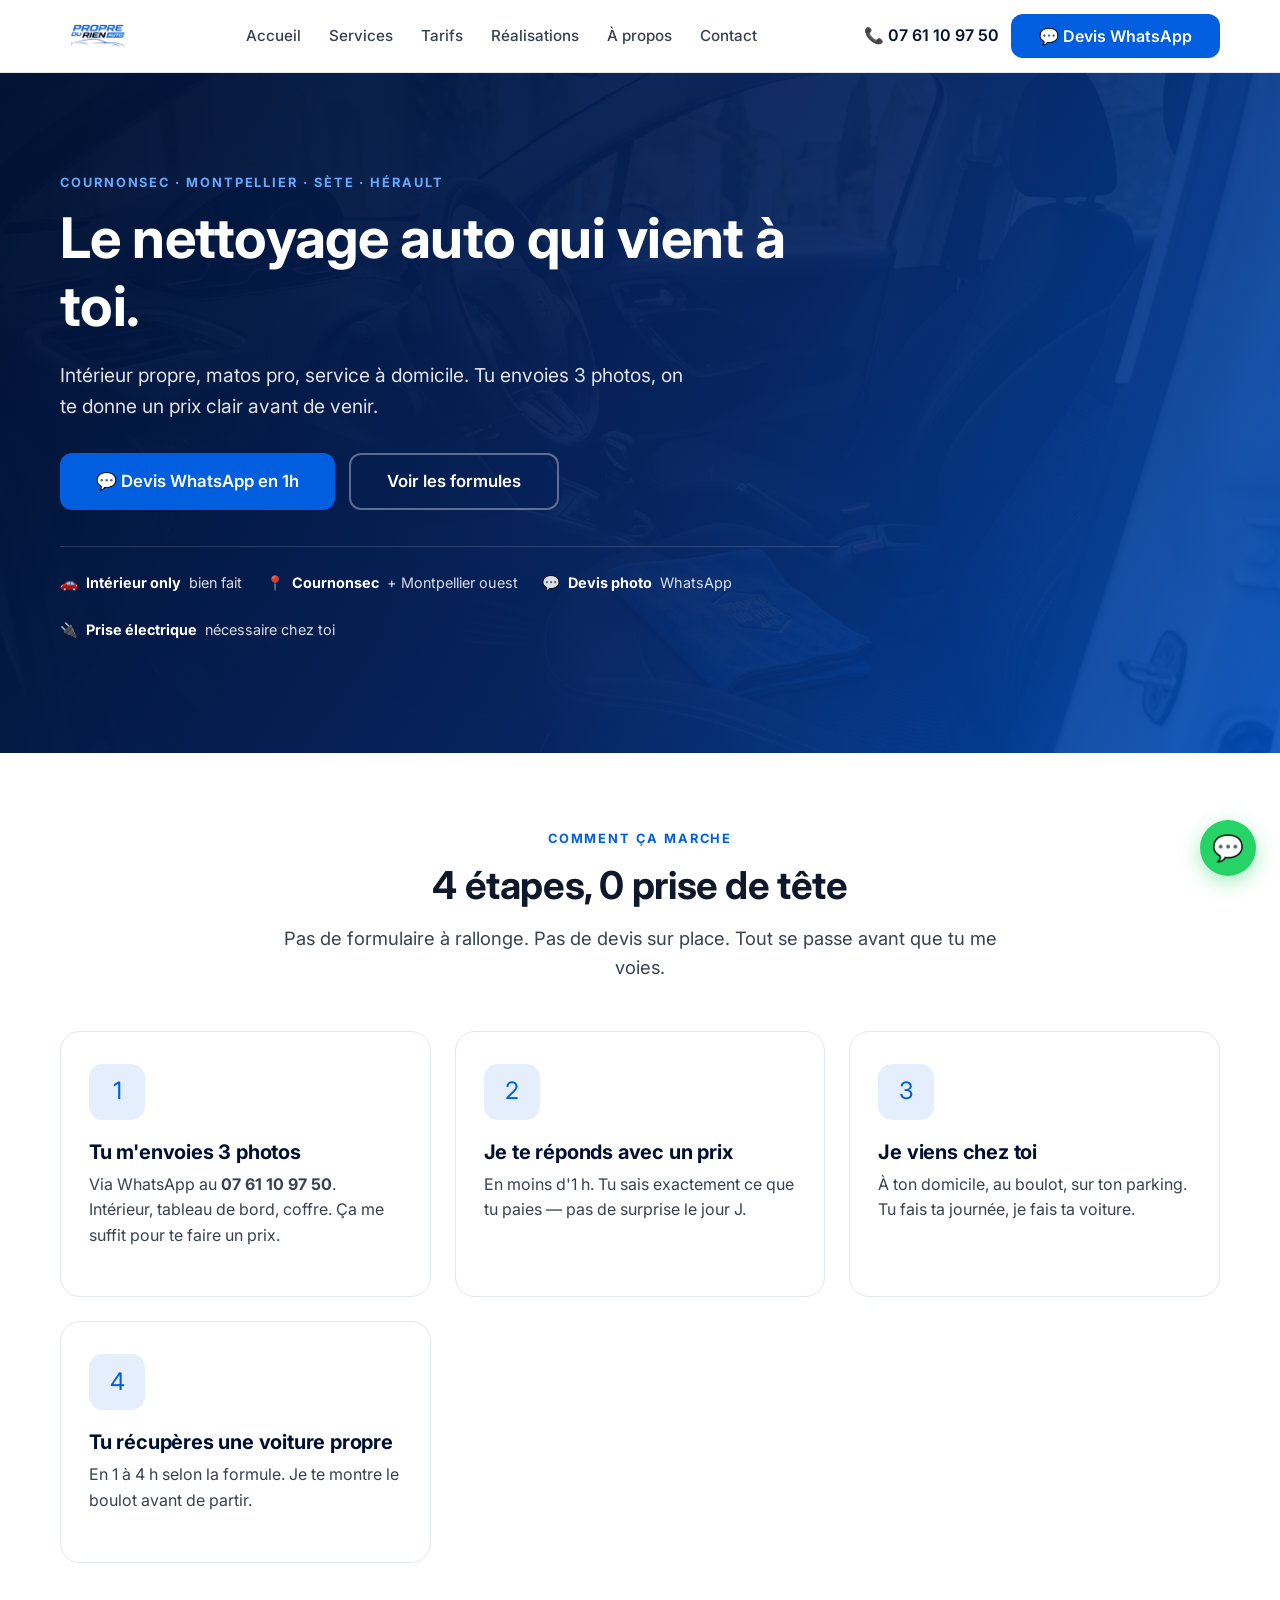
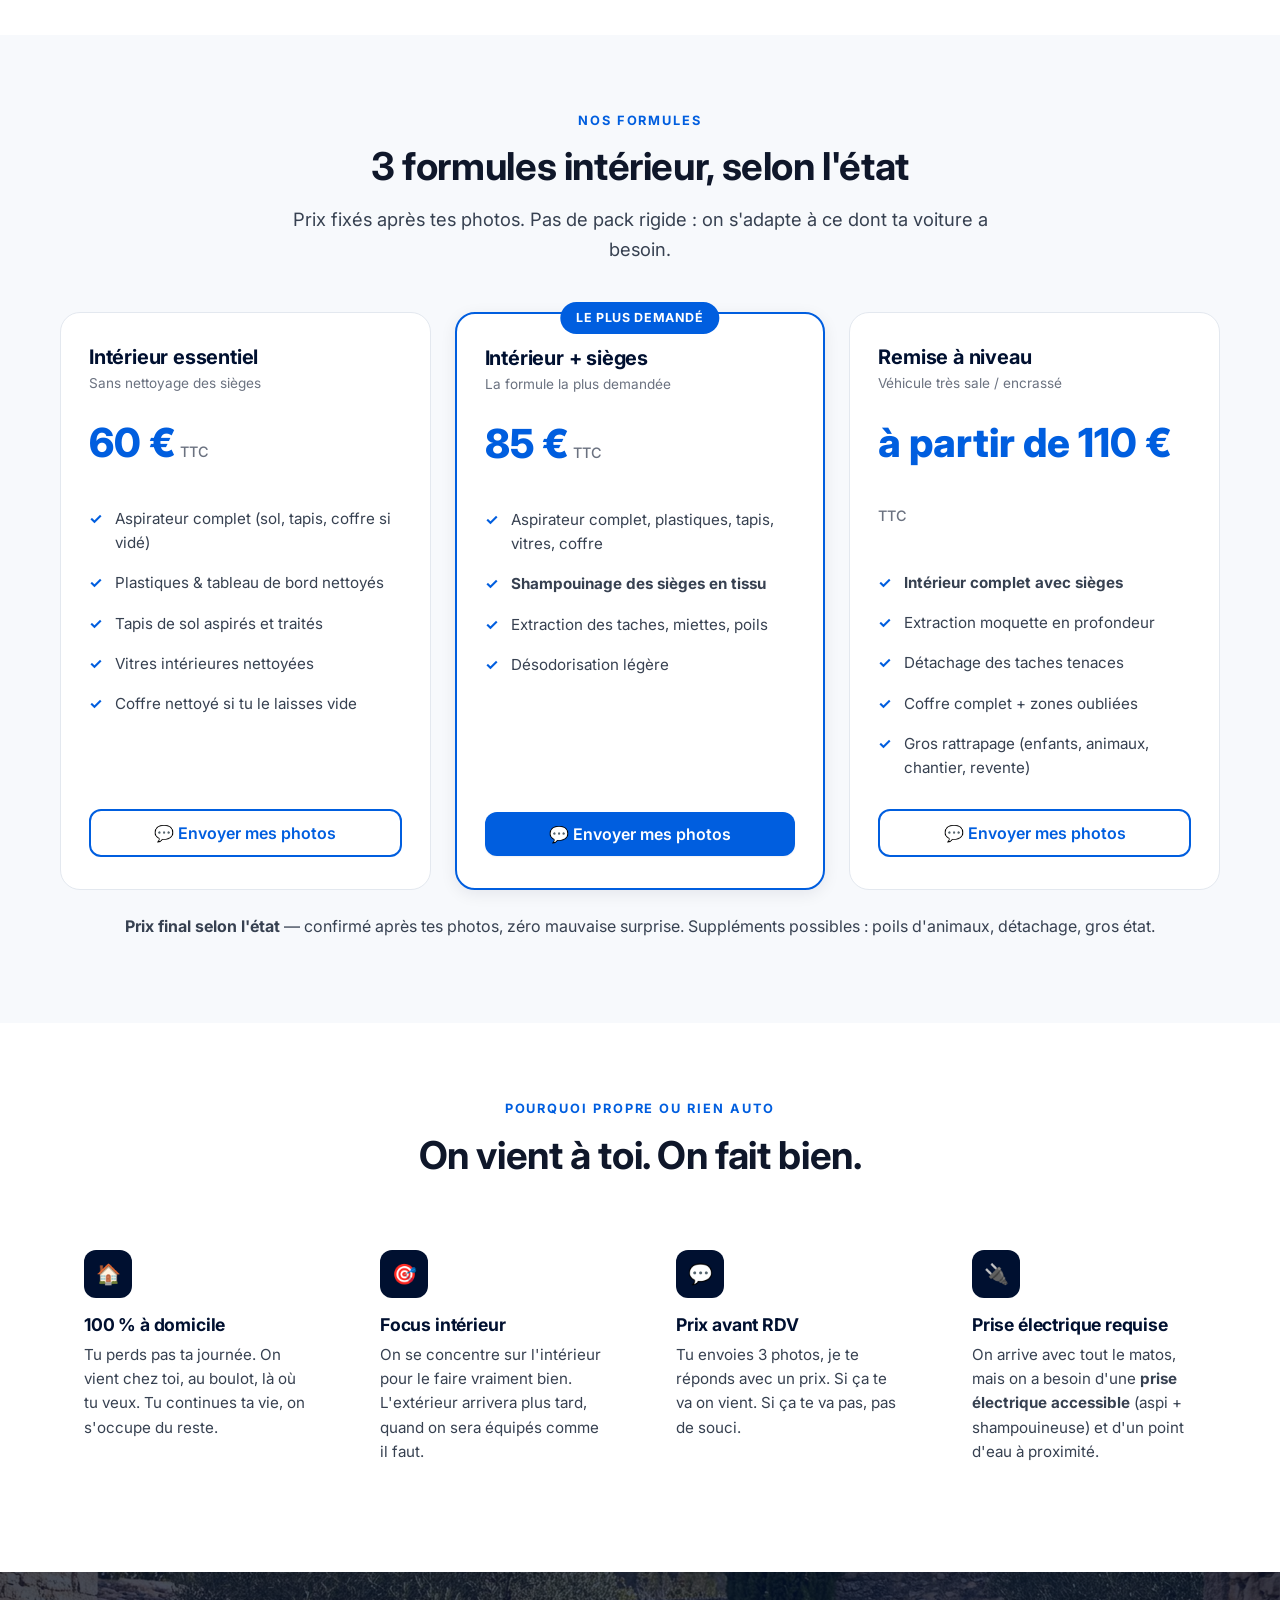
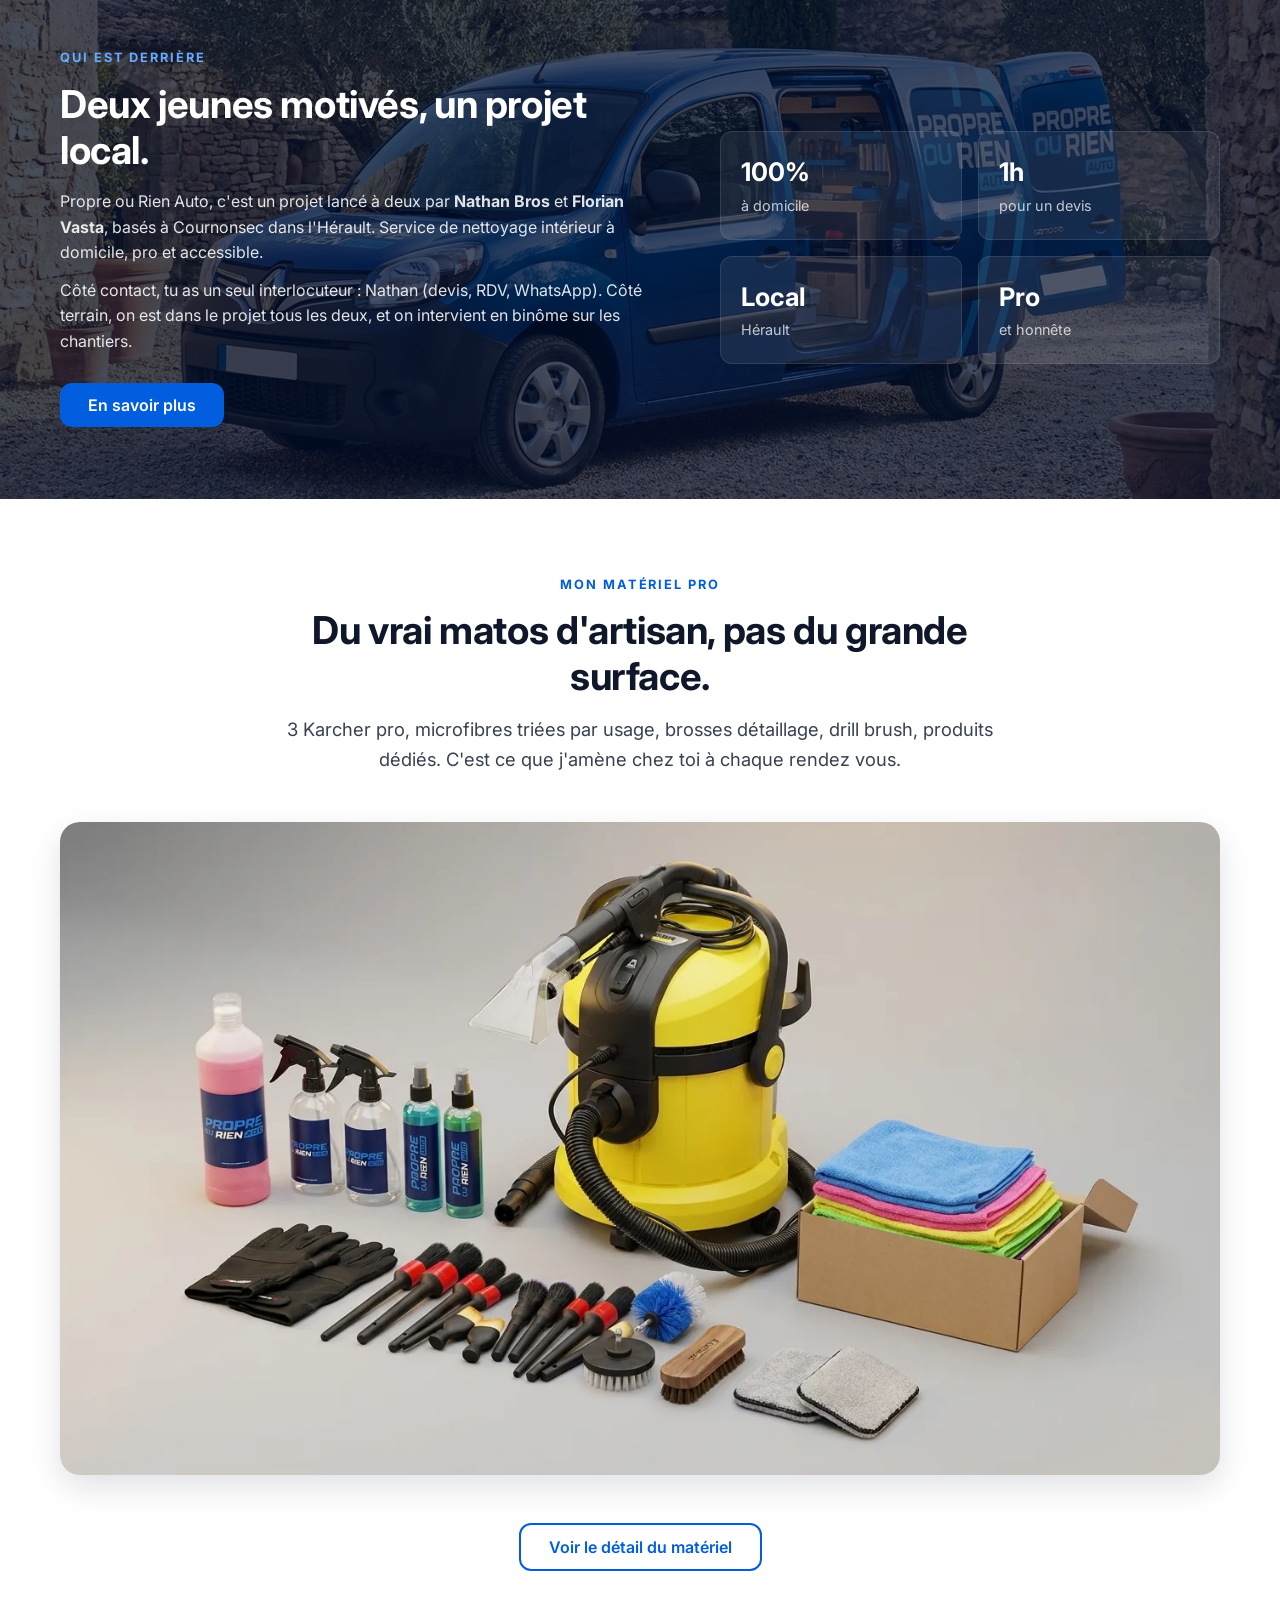
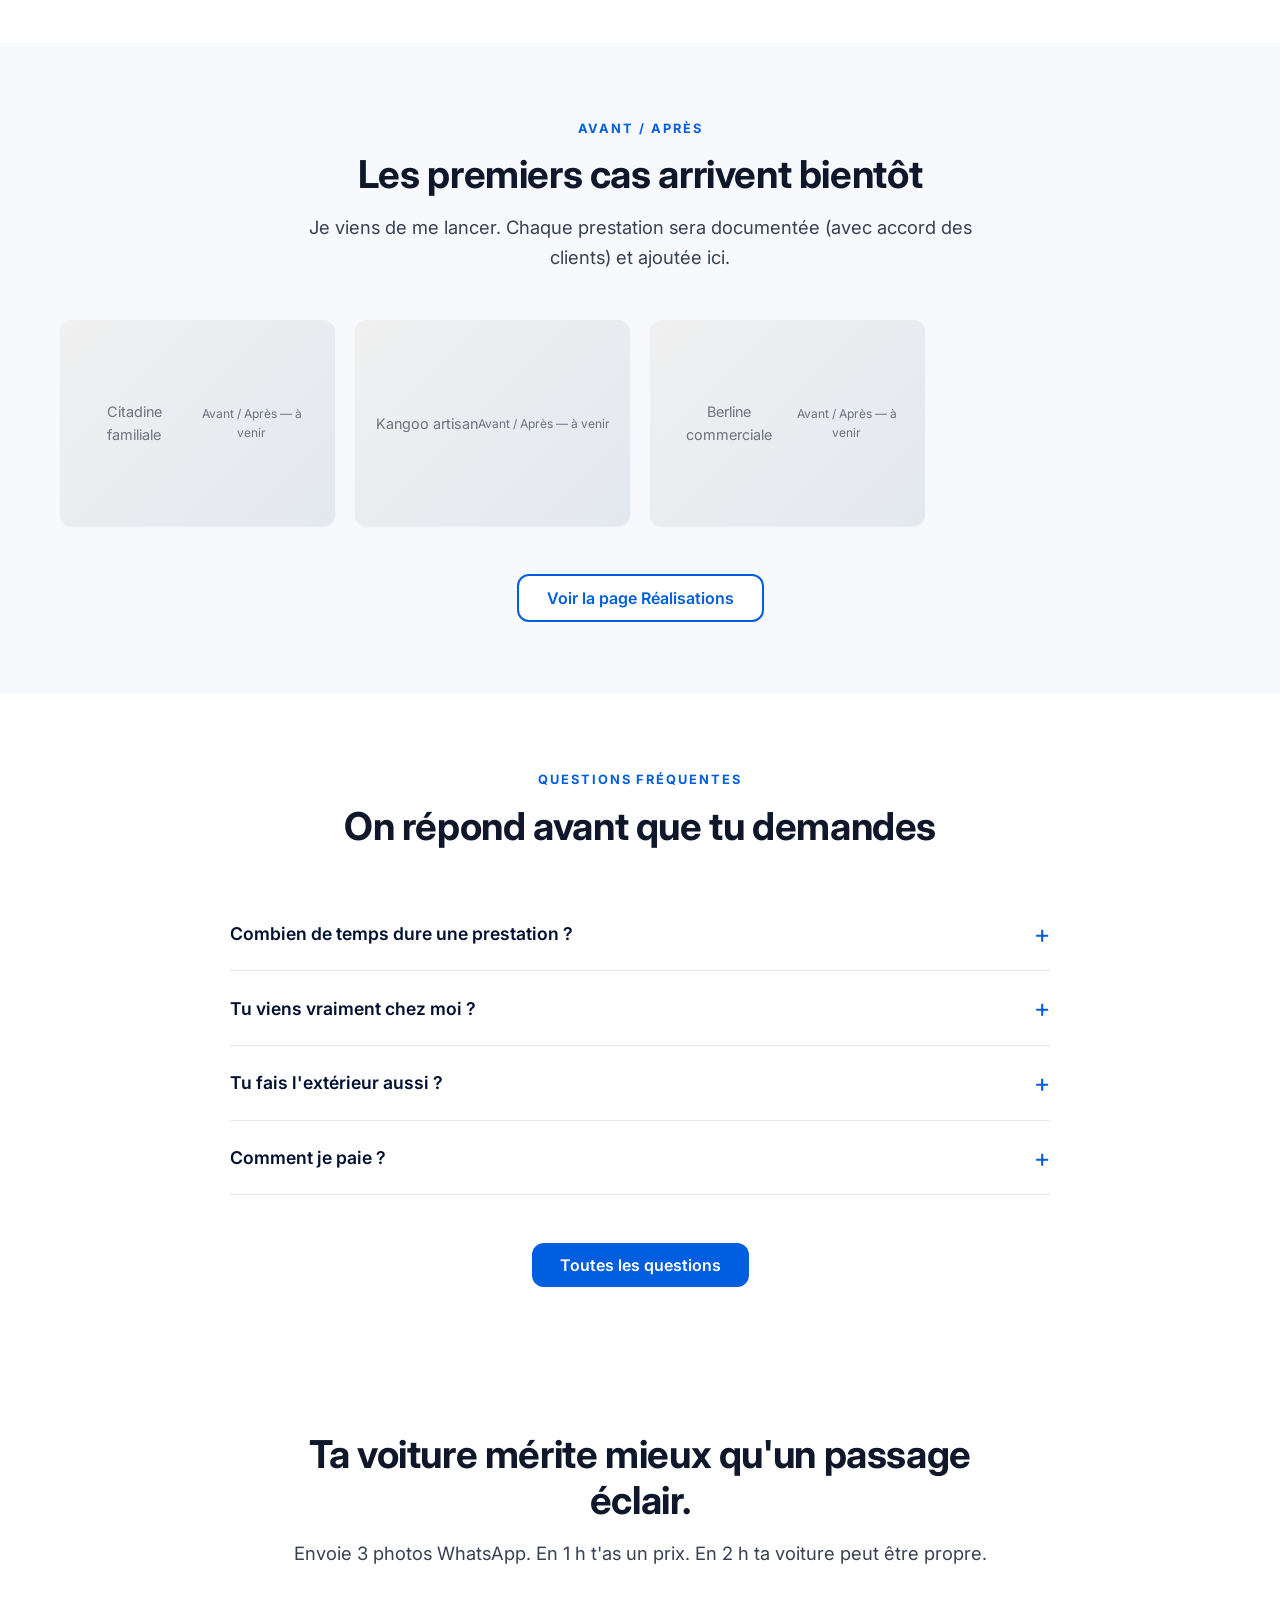
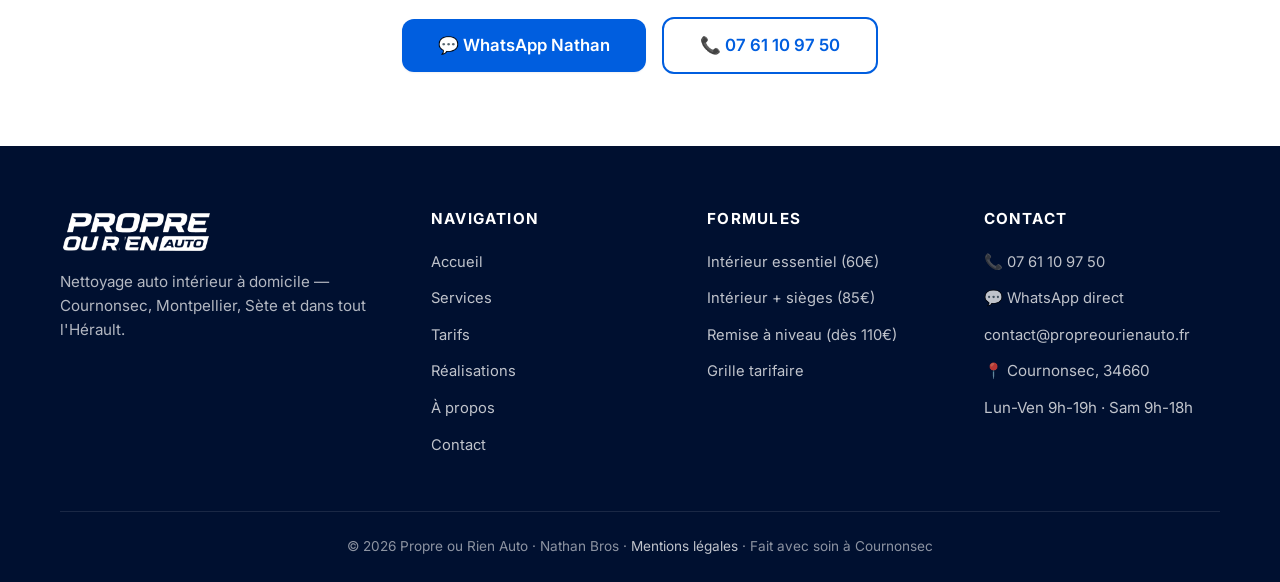
<file: index.html>
<!doctype html>
<html lang="fr">
<head>
  <meta charset="utf-8" />
  <meta name="viewport" content="width=device-width, initial-scale=1" />
  <title>Propre ou Rien Auto | Nettoyage auto à domicile · Cournonsec, Montpellier, Sète, Hérault</title>
  <meta name="description" content="Nettoyage auto intérieur à domicile à Cournonsec, Montpellier, Sète et dans tout l'Hérault. Devis WhatsApp en 1h, prix clair avant RDV." />
  <meta name="keywords" content="nettoyage auto à domicile Montpellier, nettoyage voiture Cournonsec, nettoyage intérieur voiture Hérault, pressing auto Montpellier 34, detailing intérieur domicile" />
  <meta name="robots" content="index, follow, max-image-preview:large, max-snippet:-1" />
  <meta name="theme-color" content="#005EDF" />

  <meta property="og:title" content="Propre ou Rien Auto — Le nettoyage auto qui vient à toi | Montpellier & Hérault" />
  <meta property="og:description" content="Nettoyage intérieur pro à domicile. Devis WhatsApp en 1h. Cournonsec, Montpellier, Sète, Hérault." />
  <meta property="og:type" content="website" />
  <meta property="og:url" content="https://propreourienauto.fr" />
  <meta property="og:locale" content="fr_FR" />
  <meta property="og:site_name" content="Propre ou Rien Auto" />
  <meta property="og:image" content="https://propreourienauto.fr/assets/img/og-preview-1200x630.jpg" />
  <meta property="og:image:width" content="1200" />
  <meta property="og:image:height" content="630" />
  <meta property="og:image:type" content="image/jpeg" />
  <meta property="og:image:secure_url" content="https://propreourienauto.fr/assets/img/og-preview-1200x630.jpg" />
  <meta property="og:image:alt" content="Intérieur Peugeot 208 nettoyé par Propre ou Rien Auto" />
  <meta name="twitter:card" content="summary_large_image" />

  <link rel="canonical" href="https://propreourienauto.fr/" />
  <link rel="icon" type="image/x-icon" href="/assets/favicon/favicon.ico" />
  <link rel="icon" type="image/png" sizes="32x32" href="/assets/favicon/favicon-32x32.png" />
  <link rel="icon" type="image/png" sizes="192x192" href="/assets/favicon/favicon-192x192.png" />
  <link rel="apple-touch-icon" sizes="180x180" href="/assets/favicon/apple-touch-icon.png" />
  <link rel="preconnect" href="https://fonts.googleapis.com">
  <link rel="preconnect" href="https://fonts.gstatic.com" crossorigin>
  <link href="https://fonts.googleapis.com/css2?family=Inter:wght@400;500;600;700;800&display=swap" rel="stylesheet">
  <link rel="stylesheet" href="/assets/css/styles.css" />

  <script type="application/ld+json">
  {
    "@context": "https://schema.org",
    "@type": ["AutoBodyShop", "LocalBusiness"],
    "@id": "https://propreourienauto.fr/#business",
    "name": "Propre ou Rien Auto",
    "legalName": "Nathan Bros EI",
    "alternateName": ["PORA", "Propre ou Rien", "PORA Cournonsec"],
    "slogan": "Le nettoyage auto qui vient à toi.",
    "description": "Service mobile de nettoyage automobile intérieur à domicile à Cournonsec, Montpellier et dans tout l'Hérault. Devis WhatsApp en 1h, prix transparents : Intérieur essentiel 60€, Intérieur + sièges 85€, Remise à niveau dès 110€. On vient chez vous avec aspirateur pro, shampouineuse extraction, microfibres et produits dédiés.",
    "url": "https://propreourienauto.fr",
    "image": [
      "https://propreourienauto.fr/assets/img/og-preview-1200x630.jpg",
      "https://propreourienauto.fr/assets/img/materiel/site-materiel-branded.jpg",
      "https://propreourienauto.fr/assets/img/materiel/site-materiel-flatlay.jpg"
    ],
    "logo": "https://propreourienauto.fr/assets/logo/logo-light.png",
    "telephone": "+33761109750",
    "email": "contact@propreourienauto.fr",
    "priceRange": "60€-150€",
    "currenciesAccepted": "EUR",
    "paymentAccepted": ["Cash", "Credit Card", "Bank Transfer"],
    "vatID": "FR-non-assujetti-art-293B-CGI",
    "taxID": "10434467600010",
    "founder": [
      { "@type": "Person", "name": "Nathan Bros", "jobTitle": "Gérant, contact unique" },
      { "@type": "Person", "name": "Florian Vasta", "jobTitle": "Co-fondateur, binôme terrain" }
    ],
    "address": {
      "@type": "PostalAddress",
      "streetAddress": "Cournonsec",
      "addressLocality": "Cournonsec",
      "postalCode": "34660",
      "addressRegion": "Hérault",
      "addressCountry": "FR"
    },
    "geo": { "@type": "GeoCoordinates", "latitude": 43.5633, "longitude": 3.7353 },
    "hasMap": "https://www.google.com/maps/place/Cournonsec",
    "serviceArea": {
      "@type": "GeoCircle",
      "geoMidpoint": { "@type": "GeoCoordinates", "latitude": 43.5633, "longitude": 3.7353 },
      "geoRadius": "30000"
    },
    "areaServed": [
      { "@type": "City", "name": "Cournonsec", "sameAs": "https://fr.wikipedia.org/wiki/Cournonsec" },
      { "@type": "City", "name": "Montpellier", "sameAs": "https://fr.wikipedia.org/wiki/Montpellier" },
      { "@type": "City", "name": "Saint-Jean-de-Védas", "sameAs": "https://fr.wikipedia.org/wiki/Saint-Jean-de-V%C3%A9das" },
      { "@type": "City", "name": "Lavérune", "sameAs": "https://fr.wikipedia.org/wiki/Lav%C3%A9rune" },
      { "@type": "City", "name": "Pignan", "sameAs": "https://fr.wikipedia.org/wiki/Pignan" },
      { "@type": "City", "name": "Cournonterral", "sameAs": "https://fr.wikipedia.org/wiki/Cournonterral" },
      { "@type": "City", "name": "Fabrègues", "sameAs": "https://fr.wikipedia.org/wiki/Fabr%C3%A8gues" },
      { "@type": "City", "name": "Vic-la-Gardiole" },
      { "@type": "City", "name": "Villeneuve-lès-Maguelone" },
      { "@type": "City", "name": "Lattes" },
      { "@type": "City", "name": "Pérols" },
      { "@type": "City", "name": "Palavas-les-Flots" },
      { "@type": "City", "name": "Sète" },
      { "@type": "City", "name": "Frontignan" },
      { "@type": "City", "name": "Mèze" },
      { "@type": "AdministrativeArea", "name": "Hérault", "sameAs": "https://fr.wikipedia.org/wiki/H%C3%A9rault_(d%C3%A9partement)" },
      { "@type": "AdministrativeArea", "name": "Occitanie" }
    ],
    "openingHoursSpecification": [
      { "@type": "OpeningHoursSpecification", "dayOfWeek": ["Monday","Tuesday","Wednesday","Thursday","Friday"], "opens": "09:00", "closes": "19:00" },
      { "@type": "OpeningHoursSpecification", "dayOfWeek": ["Saturday"], "opens": "09:00", "closes": "18:00" }
    ],
    "knowsAbout": [
      "Nettoyage automobile intérieur",
      "Shampouinage sièges voiture",
      "Extraction moquette",
      "Détailing intérieur",
      "Désodorisation habitacle",
      "Pressing auto",
      "Nettoyage poils animaux voiture"
    ],
    "hasOfferCatalog": {
      "@type": "OfferCatalog",
      "name": "Formules de nettoyage automobile intérieur",
      "itemListElement": [
        {
          "@type": "Offer",
          "@id": "https://propreourienauto.fr/#offer-essentiel",
          "name": "Intérieur essentiel",
          "price": "60",
          "priceCurrency": "EUR",
          "availability": "https://schema.org/InStock",
          "areaServed": { "@type": "AdministrativeArea", "name": "Hérault" },
          "itemOffered": {
            "@type": "Service",
            "name": "Nettoyage intérieur essentiel auto à domicile",
            "description": "Aspirateur complet, plastiques et tableau de bord nettoyés, tapis de sol aspirés et traités, vitres intérieures, coffre si vidé. Sans nettoyage des sièges.",
            "serviceType": "Nettoyage automobile",
            "provider": { "@id": "https://propreourienauto.fr/#business" }
          }
        },
        {
          "@type": "Offer",
          "@id": "https://propreourienauto.fr/#offer-sieges",
          "name": "Intérieur + sièges",
          "price": "85",
          "priceCurrency": "EUR",
          "availability": "https://schema.org/InStock",
          "areaServed": { "@type": "AdministrativeArea", "name": "Hérault" },
          "itemOffered": {
            "@type": "Service",
            "name": "Nettoyage intérieur complet avec shampouinage des sièges",
            "description": "Intérieur complet avec shampouinage des sièges en tissu : extraction des taches, miettes, poils, désodorisation légère.",
            "serviceType": "Detailing intérieur",
            "provider": { "@id": "https://propreourienauto.fr/#business" }
          }
        },
        {
          "@type": "Offer",
          "@id": "https://propreourienauto.fr/#offer-remise",
          "name": "Remise à niveau",
          "priceSpecification": {
            "@type": "PriceSpecification",
            "minPrice": "110",
            "maxPrice": "150",
            "priceCurrency": "EUR"
          },
          "availability": "https://schema.org/InStock",
          "areaServed": { "@type": "AdministrativeArea", "name": "Hérault" },
          "itemOffered": {
            "@type": "Service",
            "name": "Remise à niveau intérieur véhicule très sale",
            "description": "Intérieur complet avec sièges plus gros rattrapage : extraction moquette profonde, détachage zone par zone, coffre complet. Pour véhicule très sale (enfants, animaux, chantier, revente).",
            "serviceType": "Detailing intérieur intensif",
            "provider": { "@id": "https://propreourienauto.fr/#business" }
          }
        }
      ]
    },
    "makesOffer": [
      {
        "@type": "Offer",
        "name": "Offre 3 véhicules même adresse",
        "description": "Remise 20€ pour 3 véhicules nettoyés à la même adresse le même jour",
        "priceSpecification": { "@type": "PriceSpecification", "price": "-20", "priceCurrency": "EUR" }
      }
    ],
    "sameAs": [
      "https://www.instagram.com/propreourienauto/",
      "https://www.tiktok.com/@propreourienauto34"
    ]
  }
  </script>

  <script type="application/ld+json">
  {
    "@context": "https://schema.org",
    "@type": "FAQPage",
    "mainEntity": [
      {
        "@type": "Question",
        "name": "Combien coûte un nettoyage auto à domicile à Montpellier ?",
        "acceptedAnswer": {
          "@type": "Answer",
          "text": "Propre ou Rien Auto propose 3 formules à domicile à Montpellier et Cournonsec : Intérieur essentiel 60€ (sans sièges), Intérieur + sièges 85€ (la plus demandée, avec shampouinage), Remise à niveau dès 110€ (véhicule très sale). Prix final confirmé après 3 photos envoyées par WhatsApp au 07 61 10 97 50. Pas de surprise le jour J."
        }
      },
      {
        "@type": "Question",
        "name": "Combien de temps prend un nettoyage intérieur complet ?",
        "acceptedAnswer": {
          "@type": "Answer",
          "text": "Un nettoyage intérieur essentiel dure environ 45 minutes à 1h30, un Intérieur + sièges 1h30 à 2h30, une Remise à niveau 3 à 4h. Prévoir une demi-matinée ou demi-après-midi selon l'état réel du véhicule. Le binôme Nathan + Florian travaille sur place chez vous, à votre domicile ou au bureau."
        }
      },
      {
        "@type": "Question",
        "name": "Quel est le tarif le moins cher pour un détailing intérieur dans l'Hérault ?",
        "acceptedAnswer": {
          "@type": "Answer",
          "text": "La formule la moins chère chez Propre ou Rien Auto est l'Intérieur essentiel à 60€ TTC, incluant aspirateur complet, plastiques, tableau de bord, tapis traités, vitres intérieures et coffre si vidé. Service à domicile inclus dans le secteur Cournonsec / Montpellier ouest sans supplément kilométrique."
        }
      },
      {
        "@type": "Question",
        "name": "Quelles zones autour de Cournonsec couvrez-vous gratuitement ?",
        "acceptedAnswer": {
          "@type": "Answer",
          "text": "Le déplacement est inclus dans tout le secteur Cournonsec / Montpellier ouest et bassin de Thau : Cournonsec, Cournonterral, Pignan, Fabrègues, Lavérune, Saint-Jean-de-Védas, Villeneuve-lès-Maguelone, Vic-la-Gardiole, Lattes, Pérols, Palavas-les-Flots, Montpellier, Sète, Frontignan, Mèze. Au-delà, devis selon distance, limite réaliste 1h de route depuis Cournonsec 34660."
        }
      },
      {
        "@type": "Question",
        "name": "Faut-il une prise électrique pour le nettoyage auto à domicile ?",
        "acceptedAnswer": {
          "@type": "Answer",
          "text": "Oui, c'est la seule contrainte côté client. Il faut une prise électrique standard 220V accessible là où la voiture est garée (pour brancher l'aspirateur professionnel et la shampouineuse à extraction), ainsi qu'un point d'eau à proximité. Pas besoin de garage : Propre ou Rien Auto travaille à l'air libre sur votre parking, allée ou place de stationnement."
        }
      },
      {
        "@type": "Question",
        "name": "Faites-vous le lavage extérieur ou seulement l'intérieur ?",
        "acceptedAnswer": {
          "@type": "Answer",
          "text": "Propre ou Rien Auto se concentre uniquement sur l'intérieur pour le faire vraiment bien : aspiration, plastiques, sièges en tissu, moquettes, vitres intérieures, coffre. L'extérieur (lavage carrosserie, jantes, polish, céramique) arrivera dans 3 à 6 mois avec l'équipement complet."
        }
      },
      {
        "@type": "Question",
        "name": "Comment obtenir un devis nettoyage voiture à Montpellier ?",
        "acceptedAnswer": {
          "@type": "Answer",
          "text": "Envoyez 3 photos par WhatsApp au 07 61 10 97 50 : vue générale intérieur, banquette arrière, coffre. Nathan répond avec un prix ferme en moins d'1 heure. Pas de formulaire interminable, pas de devis sur place. Vous savez exactement ce que vous payez avant la prestation."
        }
      },
      {
        "@type": "Question",
        "name": "Comment enlever les poils d'animaux dans une voiture ?",
        "acceptedAnswer": {
          "@type": "Answer",
          "text": "Propre ou Rien Auto utilise des brosses spéciales rotatives (drill brush) qui arrachent les poils incrustés dans les sièges en tissu et les moquettes, suivies d'une extraction par shampouinage professionnel. Supplément poils d'animaux : +10 à 15€. Conseillé pour véhicules avec chien ou chat régulier."
        }
      },
      {
        "@type": "Question",
        "name": "Quels moyens de paiement acceptez-vous ?",
        "acceptedAnswer": {
          "@type": "Answer",
          "text": "Propre ou Rien Auto accepte espèces, carte bancaire (terminal mobile sur place), virement bancaire. Facture fournie sur demande, obligatoire pour les professionnels (SIREN 104 344 676, SIRET 104 344 676 00010, micro-entreprise non assujettie TVA art. 293 B CGI)."
        }
      },
      {
        "@type": "Question",
        "name": "Peut-on regrouper plusieurs voitures pour réduire le prix ?",
        "acceptedAnswer": {
          "@type": "Answer",
          "text": "Oui : offre groupée 3 véhicules même adresse le même jour = -20€ sur le total. Idéal pour familles, collègues sur parking entreprise, petites PME avec flotte. Au-delà de 5 véhicules en récurrent : devis pro adapté."
        }
      }
    ]
  }
  </script>

  <script type="application/ld+json">
  {
    "@context": "https://schema.org",
    "@type": "HowTo",
    "name": "Comment se passe un nettoyage auto à domicile avec Propre ou Rien Auto",
    "description": "Processus en 5 étapes du devis à la livraison du véhicule propre, service mobile Hérault.",
    "totalTime": "PT4H",
    "estimatedCost": { "@type": "MonetaryAmount", "currency": "EUR", "value": "60-150" },
    "tool": [
      { "@type": "HowToTool", "name": "Aspirateur professionnel haute dépression" },
      { "@type": "HowToTool", "name": "Shampouineuse à extraction professionnelle" },
      { "@type": "HowToTool", "name": "Microfibres triées par usage" },
      { "@type": "HowToTool", "name": "Drill brush et brosses détaillage" }
    ],
    "step": [
      {
        "@type": "HowToStep",
        "position": 1,
        "name": "Envoi de 3 photos par WhatsApp",
        "text": "Le client envoie 3 photos via WhatsApp au 07 61 10 97 50 : vue générale intérieur, banquette arrière, coffre. Durée : 2 minutes.",
        "totalTime": "PT2M"
      },
      {
        "@type": "HowToStep",
        "position": 2,
        "name": "Réception du devis en 1h",
        "text": "Nathan analyse les photos et envoie un prix ferme en moins d'une heure. Pas de surprise le jour J. Le client valide ou non.",
        "totalTime": "PT1H"
      },
      {
        "@type": "HowToStep",
        "position": 3,
        "name": "Prise de RDV et déplacement à domicile",
        "text": "Nathan et Florian se déplacent chez le client (domicile, bureau, parking). Aucun local nécessaire. Le client fournit juste une prise électrique et un point d'eau.",
        "totalTime": "PT30M"
      },
      {
        "@type": "HowToStep",
        "position": 4,
        "name": "Nettoyage intérieur professionnel",
        "text": "Aspiration complète, plastiques nettoyés, vitres intérieures, shampouinage des sièges en tissu si formule choisie, extraction moquette, coffre. Durée 1h à 4h selon formule.",
        "totalTime": "PT2H30M"
      },
      {
        "@type": "HowToStep",
        "position": 5,
        "name": "Contrôle qualité et paiement",
        "text": "Nathan montre le résultat au client avant de partir. Tout détail à reprendre est traité sur place. Paiement en espèces, CB mobile ou virement. Facture sur demande.",
        "totalTime": "PT15M"
      }
    ]
  }
  </script>
</head>
<body>

<header class="site-header">
  <div class="container">
    <nav class="nav" aria-label="Navigation principale">
      <a href="/" class="nav-logo" aria-label="Propre ou Rien Auto — Accueil">
        <img src="/assets/logo/logo-menu.png" alt="Propre ou Rien Auto" width="220" height="63" />
      </a>
      <ul class="nav-links">
        <li><a href="/">Accueil</a></li>
        <li><a href="/services.html">Services</a></li>
        <li><a href="/tarifs.html">Tarifs</a></li>
        <li><a href="/realisations.html">Réalisations</a></li>
        <li><a href="/a-propos.html">À propos</a></li>
        <li><a href="/contact.html">Contact</a></li>
      </ul>
      <div class="nav-cta">
        <a href="tel:+33761109750" class="nav-tel" aria-label="Appeler Nathan">📞 07 61 10 97 50</a>
        <a href="https://wa.me/33761109750?text=Salut%20Nathan%2C%20je%20voudrais%20un%20devis%20pour%20ma%20voiture.%20Je%20t%27envoie%203%20photos%20%3A" class="btn btn-primary">💬 Devis WhatsApp</a>
      </div>
      <button class="nav-toggle" aria-label="Menu" aria-expanded="false"><span></span></button>
    </nav>
  </div>
</header>

<main>
  <!-- Hero -->
  <section class="hero">
    <div class="container">
      <div class="hero-content">
        <span class="eyebrow" style="color: #66aaff;">Cournonsec · Montpellier · Sète · Hérault</span>
        <h1>Le nettoyage auto qui vient à toi.</h1>
        <p class="hero-lead">
          Intérieur propre, matos pro, service à domicile. Tu envoies 3 photos, on te donne un prix clair avant de venir.
        </p>
        <div class="hero-actions">
          <a href="https://wa.me/33761109750?text=Salut%20Nathan%2C%20je%20voudrais%20un%20devis%20pour%20ma%20voiture.%20Je%20t%27envoie%203%20photos%20%3A" class="btn btn-primary btn-lg">💬 Devis WhatsApp en 1h</a>
          <a href="/services.html" class="btn btn-ghost btn-lg">Voir les formules</a>
        </div>
        <div class="hero-trust">
          <span>🚗 <strong>Intérieur only</strong> bien fait</span>
          <span>📍 <strong>Cournonsec</strong> + Montpellier ouest</span>
          <span>💬 <strong>Devis photo</strong> WhatsApp</span>
          <span>🔌 <strong>Prise électrique</strong> nécessaire chez toi</span>
        </div>
      </div>
    </div>
  </section>

  <!-- Comment ça marche -->
  <section class="section">
    <div class="container">
      <div class="section-header">
        <span class="eyebrow">Comment ça marche</span>
        <h2>4 étapes, 0 prise de tête</h2>
        <p class="lead">Pas de formulaire à rallonge. Pas de devis sur place. Tout se passe avant que tu me voies.</p>
      </div>
      <div class="cards-grid">
        <article class="card">
          <div class="card-icon">1</div>
          <h3>Tu m'envoies 3 photos</h3>
          <p>Via WhatsApp au <strong>07 61 10 97 50</strong>. Intérieur, tableau de bord, coffre. Ça me suffit pour te faire un prix.</p>
        </article>
        <article class="card">
          <div class="card-icon">2</div>
          <h3>Je te réponds avec un prix</h3>
          <p>En moins d'1 h. Tu sais exactement ce que tu paies — pas de surprise le jour J.</p>
        </article>
        <article class="card">
          <div class="card-icon">3</div>
          <h3>Je viens chez toi</h3>
          <p>À ton domicile, au boulot, sur ton parking. Tu fais ta journée, je fais ta voiture.</p>
        </article>
        <article class="card">
          <div class="card-icon">4</div>
          <h3>Tu récupères une voiture propre</h3>
          <p>En 1 à 4 h selon la formule. Je te montre le boulot avant de partir.</p>
        </article>
      </div>
    </div>
  </section>

  <!-- Services -->
  <section class="section bg-gray">
    <div class="container">
      <div class="section-header">
        <span class="eyebrow">Nos formules</span>
        <h2>3 formules intérieur, selon l'état</h2>
        <p class="lead">Prix fixés après tes photos. Pas de pack rigide : on s'adapte à ce dont ta voiture a besoin.</p>
      </div>
      <div class="pricing-grid">
        <article class="price-card">
          <h3>Intérieur essentiel</h3>
          <p class="price-duration">Sans nettoyage des sièges</p>
          <div class="price">60 €<small> TTC</small></div>
          <ul>
            <li>Aspirateur complet (sol, tapis, coffre si vidé)</li>
            <li>Plastiques &amp; tableau de bord nettoyés</li>
            <li>Tapis de sol aspirés et traités</li>
            <li>Vitres intérieures nettoyées</li>
            <li>Coffre nettoyé si tu le laisses vide</li>
          </ul>
          <a href="https://wa.me/33761109750?text=Salut%20Nathan%2C%20je%20veux%20un%20devis%20Int%C3%A9rieur%20essentiel%20%2860%E2%82%AC%29.%20Voici%203%20photos%20%3A" class="btn btn-secondary">💬 Envoyer mes photos</a>
        </article>
        <article class="price-card popular">
          <h3>Intérieur + sièges</h3>
          <p class="price-duration">La formule la plus demandée</p>
          <div class="price">85 €<small> TTC</small></div>
          <ul>
            <li>Aspirateur complet, plastiques, tapis, vitres, coffre</li>
            <li><strong>Shampouinage des sièges en tissu</strong></li>
            <li>Extraction des taches, miettes, poils</li>
            <li>Désodorisation légère</li>
          </ul>
          <a href="https://wa.me/33761109750?text=Salut%20Nathan%2C%20je%20veux%20un%20devis%20Int%C3%A9rieur%20%2B%20si%C3%A8ges%20%2885%E2%82%AC%29.%20Voici%203%20photos%20%3A" class="btn btn-primary">💬 Envoyer mes photos</a>
        </article>
        <article class="price-card">
          <h3>Remise à niveau</h3>
          <p class="price-duration">Véhicule très sale / encrassé</p>
          <div class="price">à partir de 110 €<small> TTC</small></div>
          <ul>
            <li><strong>Intérieur complet avec sièges</strong></li>
            <li>Extraction moquette en profondeur</li>
            <li>Détachage des taches tenaces</li>
            <li>Coffre complet + zones oubliées</li>
            <li>Gros rattrapage (enfants, animaux, chantier, revente)</li>
          </ul>
          <a href="https://wa.me/33761109750?text=Salut%20Nathan%2C%20je%20veux%20un%20devis%20Remise%20%C3%A0%20niveau.%20Voici%203%20photos%20%3A" class="btn btn-secondary">💬 Envoyer mes photos</a>
        </article>
      </div>
      <p style="text-align: center; margin-top: 24px; color: var(--gray-700);">
        <strong>Prix final selon l'état</strong> — confirmé après tes photos, zéro mauvaise surprise. Suppléments possibles : poils d'animaux, détachage, gros état.
      </p>
    </div>
  </section>

  <!-- Pourquoi nous -->
  <section class="section">
    <div class="container">
      <div class="section-header">
        <span class="eyebrow">Pourquoi Propre ou Rien Auto</span>
        <h2>On vient à toi. On fait bien.</h2>
      </div>
      <div class="features-grid">
        <div class="feature">
          <div class="feature-icon">🏠</div>
          <h3>100 % à domicile</h3>
          <p>Tu perds pas ta journée. On vient chez toi, au boulot, là où tu veux. Tu continues ta vie, on s'occupe du reste.</p>
        </div>
        <div class="feature">
          <div class="feature-icon">🎯</div>
          <h3>Focus intérieur</h3>
          <p>On se concentre sur l'intérieur pour le faire vraiment bien. L'extérieur arrivera plus tard, quand on sera équipés comme il faut.</p>
        </div>
        <div class="feature">
          <div class="feature-icon">💬</div>
          <h3>Prix avant RDV</h3>
          <p>Tu envoies 3 photos, je te réponds avec un prix. Si ça te va on vient. Si ça te va pas, pas de souci.</p>
        </div>
        <div class="feature">
          <div class="feature-icon">🔌</div>
          <h3>Prise électrique requise</h3>
          <p>On arrive avec tout le matos, mais on a besoin d'une <strong>prise électrique accessible</strong> (aspi + shampouineuse) et d'un point d'eau à proximité.</p>
        </div>
      </div>
    </div>
  </section>

  <!-- Qui est derrière -->
  <section class="section pro-section">
    <div class="container">
      <div class="pro-grid">
        <div>
          <span class="eyebrow" style="color: #66aaff;">Qui est derrière</span>
          <h2 style="color: white;">Deux jeunes motivés, un projet local.</h2>
          <p>Propre ou Rien Auto, c'est un projet lancé à deux par <strong>Nathan Bros</strong> et <strong>Florian Vasta</strong>, basés à Cournonsec dans l'Hérault. Service de nettoyage intérieur à domicile, pro et accessible.</p>
          <p>Côté contact, tu as un seul interlocuteur : Nathan (devis, RDV, WhatsApp). Côté terrain, on est dans le projet tous les deux, et on intervient en binôme sur les chantiers.</p>
          <a href="/a-propos.html" class="btn btn-primary" style="margin-top: 16px;">En savoir plus</a>
        </div>
        <div>
          <div class="pro-stats">
            <div class="pro-stat"><strong>100%</strong><span>à domicile</span></div>
            <div class="pro-stat"><strong>1h</strong><span>pour un devis</span></div>
            <div class="pro-stat"><strong>Local</strong><span>Hérault</span></div>
            <div class="pro-stat"><strong>Pro</strong><span>et honnête</span></div>
          </div>
        </div>
      </div>
    </div>
  </section>

  <!-- Mon matériel pro -->
  <section class="section" id="materiel">
    <div class="container">
      <div class="section-header">
        <span class="eyebrow">Mon matériel pro</span>
        <h2>Du vrai matos d'artisan, pas du grande surface.</h2>
        <p class="lead">3 Karcher pro, microfibres triées par usage, brosses détaillage, drill brush, produits dédiés. C'est ce que j'amène chez toi à chaque rendez vous.</p>
      </div>
      <div style="margin-top: 32px; border-radius: var(--radius-lg); overflow: hidden; box-shadow: var(--shadow-lg);">
        <picture>
          <source srcset="assets/img/materiel/site-materiel-branded.webp" type="image/webp" />
          <img src="assets/img/materiel/site-materiel-branded.jpg" alt="Matériel Propre ou Rien Auto, Karcher injecteur extracteur, microfibres et produits brandés" style="width: 100%; aspect-ratio: 16/9; object-fit: cover; display: block;" loading="lazy" />
        </picture>
      </div>
      <div class="text-center mt-48">
        <a href="/a-propos.html#materiel" class="btn btn-secondary">Voir le détail du matériel</a>
      </div>
    </div>
  </section>

  <!-- Réalisations teaser -->
  <section class="section bg-gray">
    <div class="container">
      <div class="section-header">
        <span class="eyebrow">Avant / Après</span>
        <h2>Les premiers cas arrivent bientôt</h2>
        <p class="lead">Je viens de me lancer. Chaque prestation sera documentée (avec accord des clients) et ajoutée ici.</p>
      </div>
      <div class="gallery-grid">
        <div class="gallery-item"><div class="gallery-placeholder">Citadine familiale<br><small>Avant / Après — à venir</small></div></div>
        <div class="gallery-item"><div class="gallery-placeholder">Kangoo artisan<br><small>Avant / Après — à venir</small></div></div>
        <div class="gallery-item"><div class="gallery-placeholder">Berline commerciale<br><small>Avant / Après — à venir</small></div></div>
      </div>
      <div class="text-center mt-48">
        <a href="/realisations.html" class="btn btn-secondary">Voir la page Réalisations</a>
      </div>
    </div>
  </section>

  <!-- FAQ courte -->
  <section class="section">
    <div class="container">
      <div class="section-header">
        <span class="eyebrow">Questions fréquentes</span>
        <h2>On répond avant que tu demandes</h2>
      </div>
      <div class="faq-list">
        <div class="faq-item">
          <button class="faq-question" aria-expanded="false">Combien de temps dure une prestation ?</button>
          <div class="faq-answer"><div class="faq-answer-inner">Variable selon la formule et l'état de ta voiture. On te précise au moment du devis, prévois une demi-matinée ou demi-après-midi.</div></div>
        </div>
        <div class="faq-item">
          <button class="faq-question" aria-expanded="false">Tu viens vraiment chez moi ?</button>
          <div class="faq-answer"><div class="faq-answer-inner">Oui, c'est la base. Chez toi, au boulot, sur ton parking. J'ai juste besoin d'une prise électrique et d'un point d'eau à proximité.</div></div>
        </div>
        <div class="faq-item">
          <button class="faq-question" aria-expanded="false">Tu fais l'extérieur aussi ?</button>
          <div class="faq-answer"><div class="faq-answer-inner">Pas encore. Je suis focus intérieur pour bien maîtriser. L'extérieur arrive dans 3-6 mois avec le bon matos.</div></div>
        </div>
        <div class="faq-item">
          <button class="faq-question" aria-expanded="false">Comment je paie ?</button>
          <div class="faq-answer"><div class="faq-answer-inner">Espèces, CB (terminal mobile), virement. Facture disponible pour les pros.</div></div>
        </div>
      </div>
      <div class="text-center mt-48">
        <a href="/contact.html" class="btn btn-primary">Toutes les questions</a>
      </div>
    </div>
  </section>

  <!-- CTA final -->
  <section class="section">
    <div class="container">
      <div class="section-header">
        <h2>Ta voiture mérite mieux qu'un passage éclair.</h2>
        <p class="lead">Envoie 3 photos WhatsApp. En 1 h t'as un prix. En 2 h ta voiture peut être propre.</p>
      </div>
      <div class="text-center" style="margin-top: 32px;">
        <a href="https://wa.me/33761109750?text=Salut%20Nathan%2C%20je%20voudrais%20un%20devis%20pour%20ma%20voiture.%20Je%20t%27envoie%203%20photos%20%3A" class="btn btn-primary btn-lg" style="margin-right: 12px;">💬 WhatsApp Nathan</a>
        <a href="tel:+33761109750" class="btn btn-secondary btn-lg">📞 07 61 10 97 50</a>
      </div>
    </div>
  </section>
</main>

<footer class="site-footer">
  <div class="container">
    <div class="footer-grid">
      <div class="footer-brand">
        <img src="/assets/logo/logo-dark.png" alt="Propre ou Rien Auto" />
        <p>Nettoyage auto intérieur à domicile — Cournonsec, Montpellier, Sète et dans tout l'Hérault.</p>
      </div>
      <div class="footer-col">
        <h4>Navigation</h4>
        <ul>
          <li><a href="/">Accueil</a></li>
          <li><a href="/services.html">Services</a></li>
          <li><a href="/tarifs.html">Tarifs</a></li>
          <li><a href="/realisations.html">Réalisations</a></li>
          <li><a href="/a-propos.html">À propos</a></li>
          <li><a href="/contact.html">Contact</a></li>
        </ul>
      </div>
      <div class="footer-col">
        <h4>Formules</h4>
        <ul>
          <li><a href="services.html#base">Intérieur essentiel (60€)</a></li>
          <li><a href="services.html#siege">Intérieur + sièges (85€)</a></li>
          <li><a href="services.html#remise">Remise à niveau (dès 110€)</a></li>
          <li><a href="/tarifs.html">Grille tarifaire</a></li>
        </ul>
      </div>
      <div class="footer-col">
        <h4>Contact</h4>
        <ul>
          <li>📞 <a href="tel:+33761109750">07 61 10 97 50</a></li>
          <li>💬 <a href="https://wa.me/33761109750">WhatsApp direct</a></li>
          <li><a href="mailto:contact@propreourienauto.fr">contact@propreourienauto.fr</a></li>
          <li>📍 Cournonsec, 34660</li>
          <li>Lun-Ven 9h-19h · Sam 9h-18h</li>
        </ul>
      </div>
    </div>
    <div class="footer-bottom">
      © 2026 Propre ou Rien Auto · Nathan Bros · <a href="/mentions-legales.html">Mentions légales</a> · Fait avec soin à Cournonsec
    </div>
  </div>
</footer>

<a href="https://wa.me/33761109750?text=Salut%20Nathan%2C%20je%20voudrais%20un%20devis%20pour%20ma%20voiture.%20Je%20t%27envoie%203%20photos%20%3A" class="wa-float" aria-label="WhatsApp Nathan">💬</a>

<script src="/assets/js/main.js" defer></script>
</body>
</html>
</file>
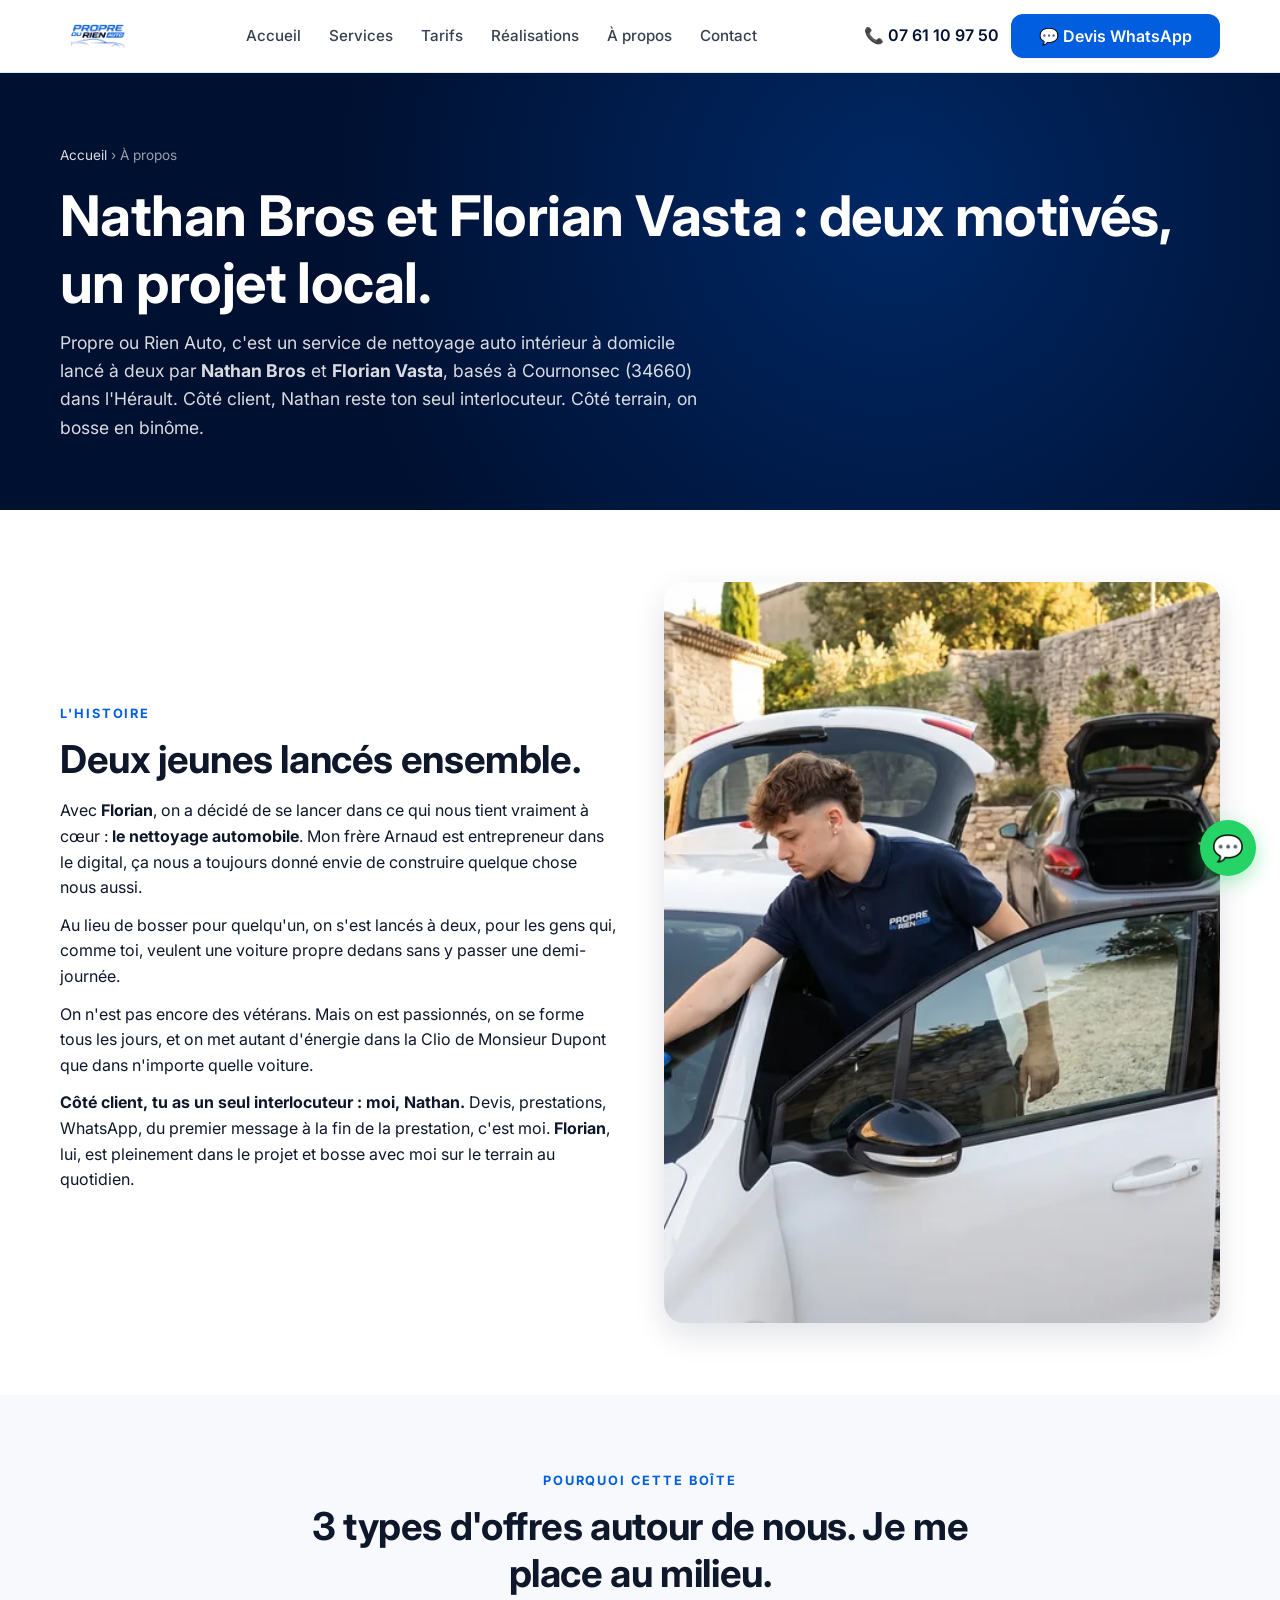
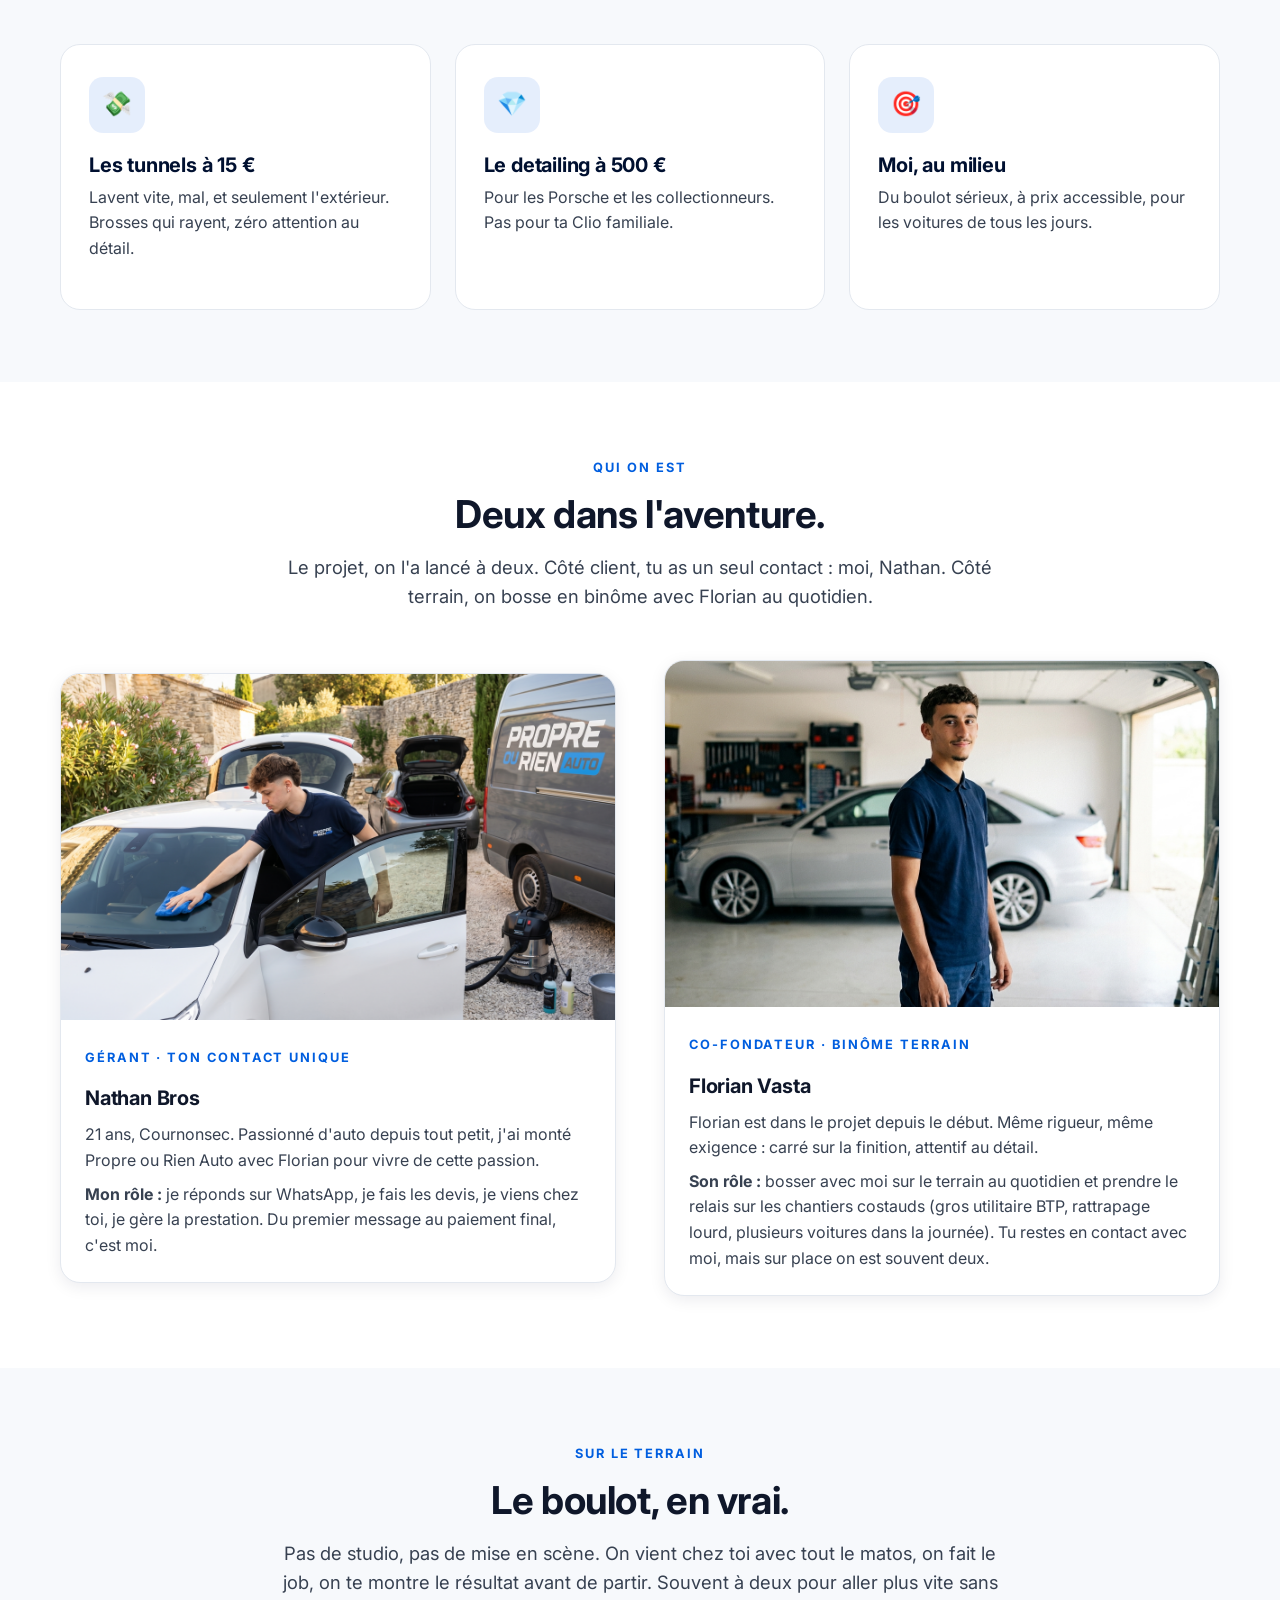
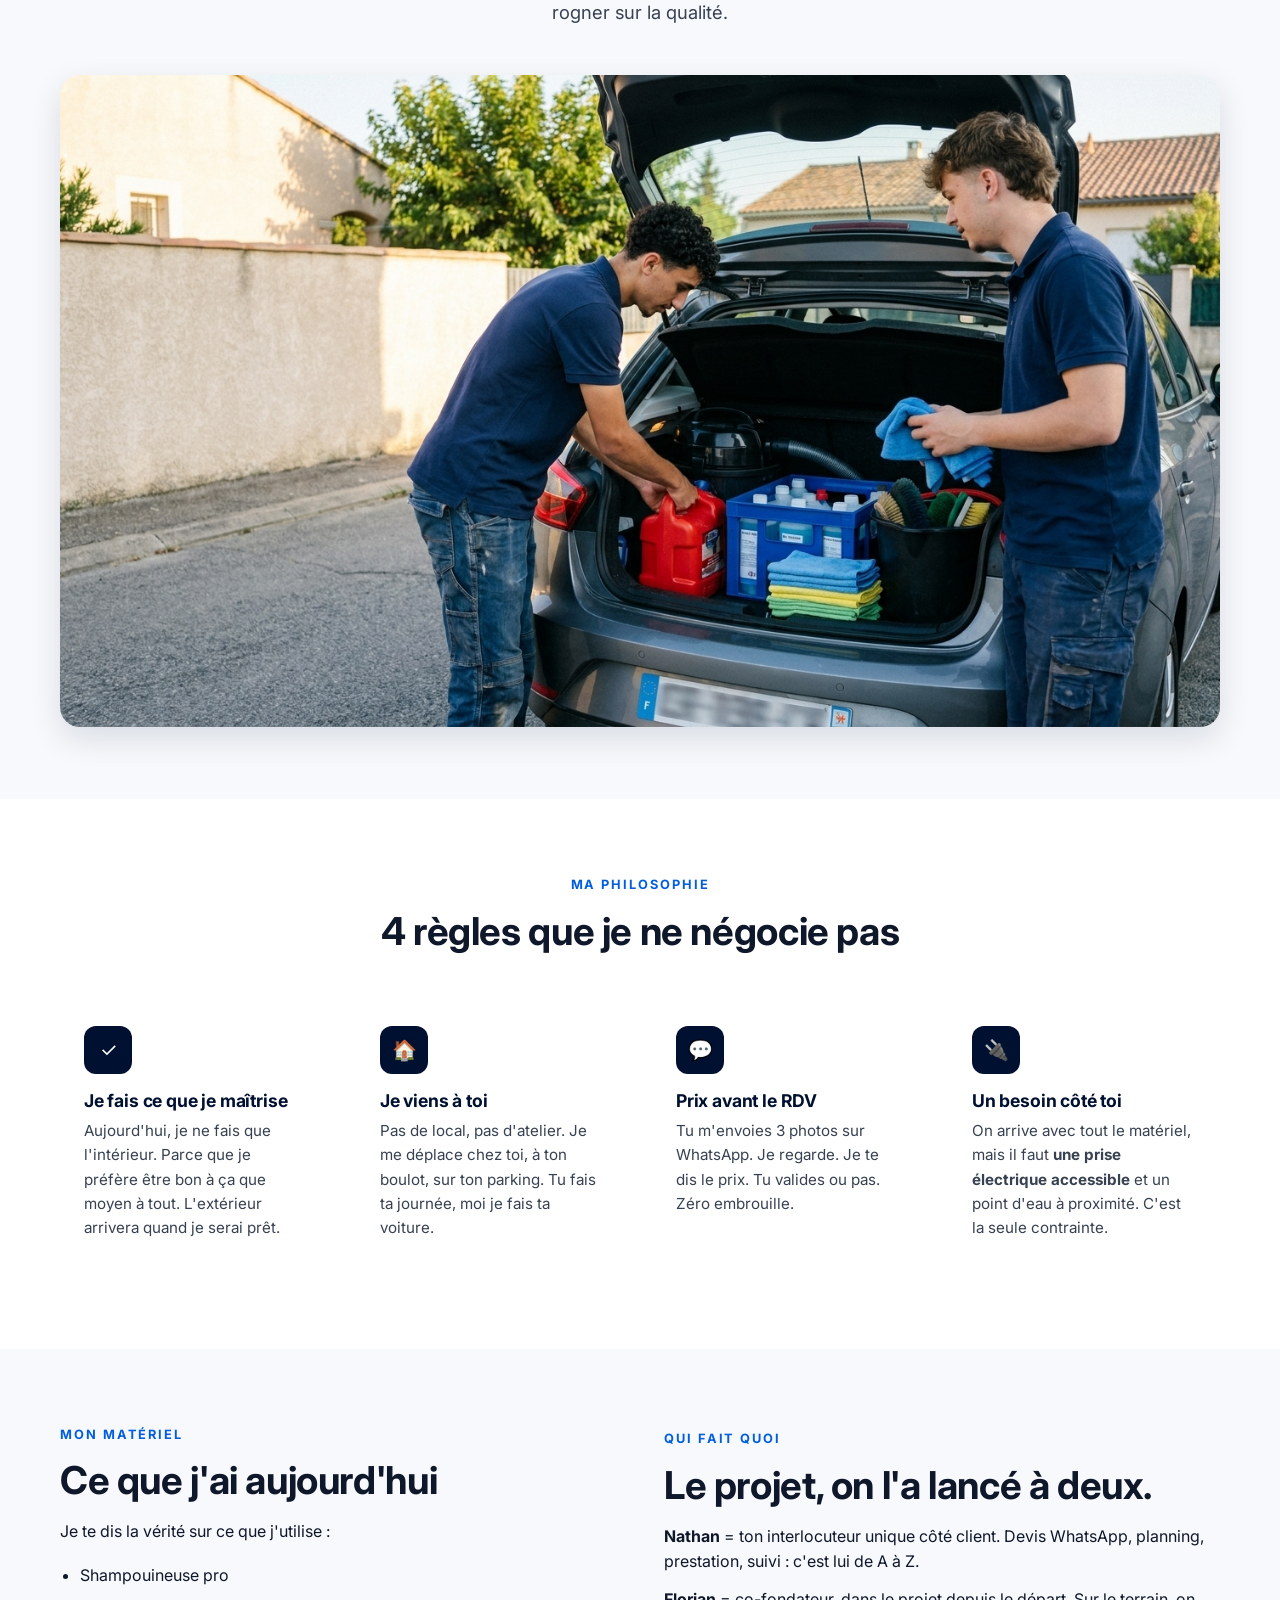
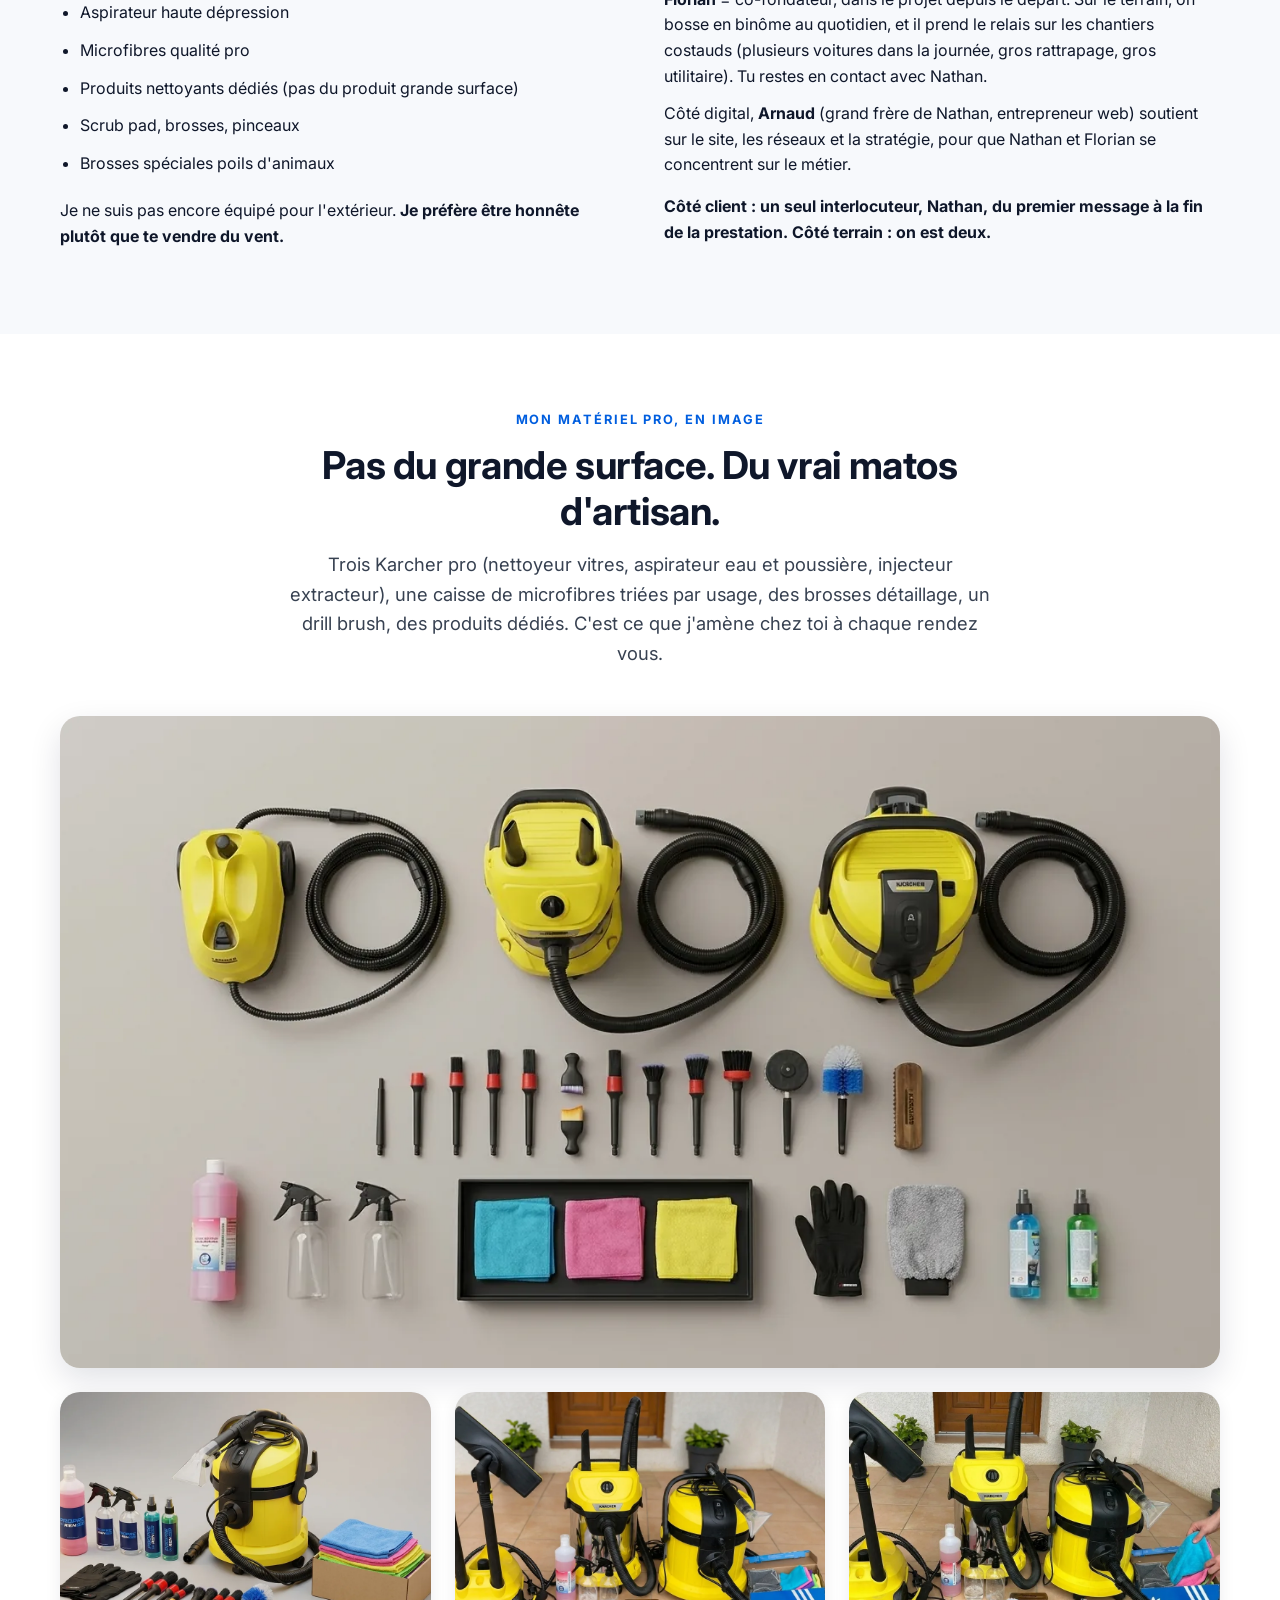
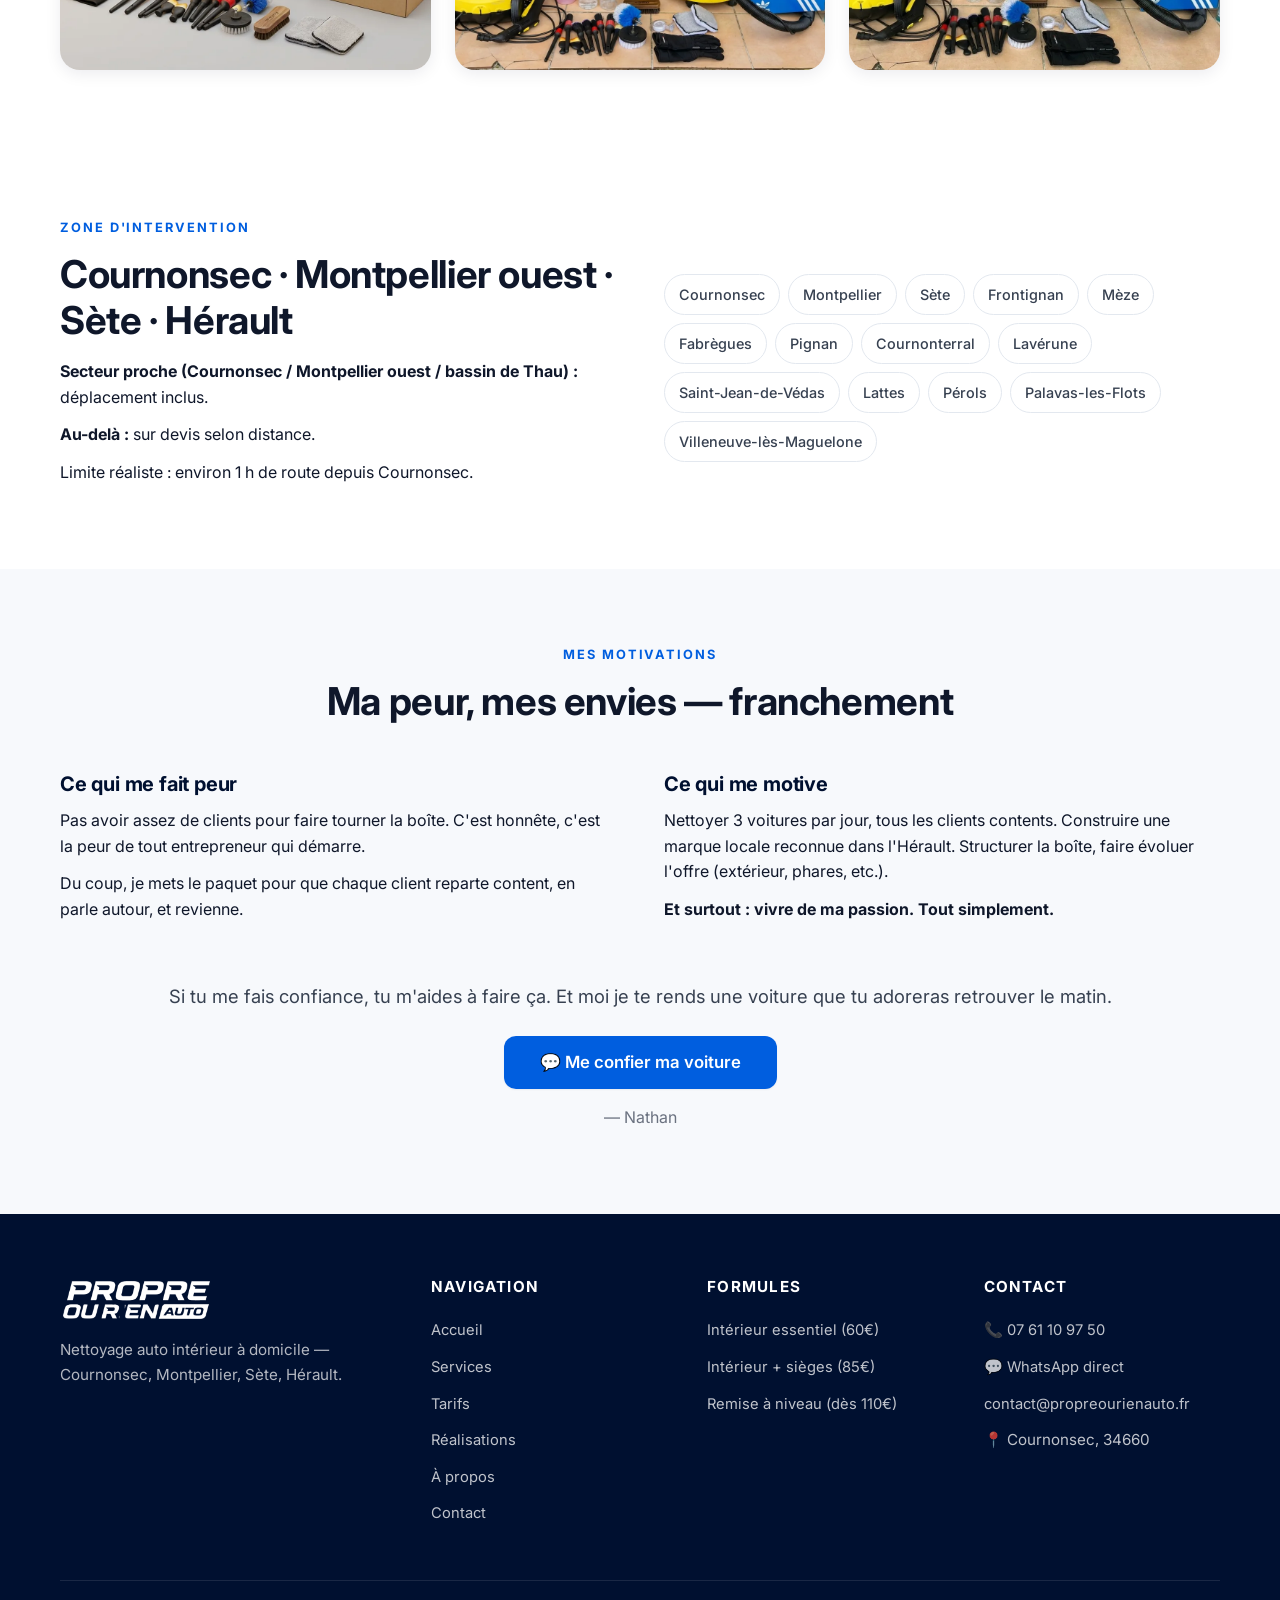
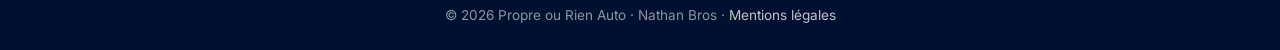
<file: a-propos.html>
<!doctype html>
<html lang="fr">
<head>
  <meta charset="utf-8" />
  <meta name="viewport" content="width=device-width, initial-scale=1" />
  <title>À propos | Propre ou Rien Auto — Nathan Bros, Cournonsec Hérault</title>
  <meta name="description" content="Propre ou Rien Auto, c'est Nathan Bros et Florian Vasta : deux jeunes lancés ensemble dans le nettoyage auto intérieur à domicile à Cournonsec, Montpellier, Sète et tout l'Hérault. Nathan reste l'interlocuteur unique côté client." />
  <meta name="robots" content="index, follow" />
  <meta name="theme-color" content="#005EDF" />
  <meta property="og:title" content="À propos — Nathan Bros, Propre ou Rien Auto" />
  <meta property="og:description" content="Nathan Bros, entrepreneur à Cournonsec (34660) : nettoyage auto intérieur à domicile dans l'Hérault. Honnête, mobile, passionné." />
  <meta property="og:type" content="website" />
  <meta property="og:url" content="https://propreourienauto.fr/a-propos.html" />
  <meta property="og:locale" content="fr_FR" />
  <meta property="og:site_name" content="Propre ou Rien Auto" />
  <meta property="og:image" content="https://propreourienauto.fr/assets/img/team/team-hero-duo.jpg" />
  <meta property="og:image:width" content="1920" />
  <meta property="og:image:height" content="1080" />
  <meta name="twitter:card" content="summary_large_image" />
  <link rel="canonical" href="https://propreourienauto.fr/a-propos.html" />
  <link rel="icon" type="image/x-icon" href="/assets/favicon/favicon.ico" />
  <link rel="apple-touch-icon" sizes="180x180" href="/assets/favicon/apple-touch-icon.png" />
  <link rel="preconnect" href="https://fonts.googleapis.com">
  <link rel="preconnect" href="https://fonts.gstatic.com" crossorigin>
  <link href="https://fonts.googleapis.com/css2?family=Inter:wght@400;500;600;700;800&display=swap" rel="stylesheet">
  <link rel="stylesheet" href="/assets/css/styles.css" />
</head>
<body>

<header class="site-header">
  <div class="container">
    <nav class="nav" aria-label="Navigation principale">
      <a href="/" class="nav-logo"><img src="/assets/logo/logo-menu.png" alt="Propre ou Rien Auto" width="220" height="63" /></a>
      <ul class="nav-links">
        <li><a href="/">Accueil</a></li><li><a href="/services.html">Services</a></li><li><a href="/tarifs.html">Tarifs</a></li><li><a href="/realisations.html">Réalisations</a></li><li><a href="/a-propos.html">À propos</a></li><li><a href="/contact.html">Contact</a></li>
      </ul>
      <div class="nav-cta"><a href="tel:+33761109750" class="nav-tel">📞 07 61 10 97 50</a><a href="https://wa.me/33761109750?text=Salut%20Nathan%2C%20je%20voudrais%20un%20devis%20pour%20ma%20voiture.%20Je%20t%27envoie%203%20photos%20%3A" class="btn btn-primary">💬 Devis WhatsApp</a></div>
      <button class="nav-toggle" aria-label="Menu" aria-expanded="false"><span></span></button>
    </nav>
  </div>
</header>

<section class="page-header">
  <div class="container">
    <div class="breadcrumb"><a href="/">Accueil</a> › À propos</div>
    <h1>Nathan Bros et Florian Vasta : deux motivés, un projet local.</h1>
    <p>Propre ou Rien Auto, c'est un service de nettoyage auto intérieur à domicile lancé à deux par <strong>Nathan Bros</strong> et <strong>Florian Vasta</strong>, basés à Cournonsec (34660) dans l'Hérault. Côté client, Nathan reste ton seul interlocuteur. Côté terrain, on bosse en binôme.</p>
  </div>
</section>

<section class="section">
  <div class="container">
    <div class="two-col">
      <div>
        <span class="eyebrow">L'histoire</span>
        <h2>Deux jeunes lancés ensemble.</h2>
        <p>Avec <strong>Florian</strong>, on a décidé de se lancer dans ce qui nous tient vraiment à cœur : <strong>le nettoyage automobile</strong>. Mon frère Arnaud est entrepreneur dans le digital, ça nous a toujours donné envie de construire quelque chose nous aussi.</p>
        <p>Au lieu de bosser pour quelqu'un, on s'est lancés à deux, pour les gens qui, comme toi, veulent une voiture propre dedans sans y passer une demi-journée.</p>
        <p>On n'est pas encore des vétérans. Mais on est passionnés, on se forme tous les jours, et on met autant d'énergie dans la Clio de Monsieur Dupont que dans n'importe quelle voiture.</p>
        <p><strong>Côté client, tu as un seul interlocuteur : moi, Nathan.</strong> Devis, prestations, WhatsApp, du premier message à la fin de la prestation, c'est moi. <strong>Florian</strong>, lui, est pleinement dans le projet et bosse avec moi sur le terrain au quotidien.</p>
      </div>
      <div>
        <img src="assets/img/site-nathan-portrait.webp" alt="Nathan Bros — Propre ou Rien Auto à Cournonsec" style="border-radius: var(--radius-lg); box-shadow: var(--shadow-lg); width: 100%; aspect-ratio: 3/4; object-fit: cover;" loading="lazy" />
      </div>
    </div>
  </div>
</section>

<section class="section bg-gray">
  <div class="container">
    <div class="section-header">
      <span class="eyebrow">Pourquoi cette boîte</span>
      <h2>3 types d'offres autour de nous. Je me place au milieu.</h2>
    </div>
    <div class="cards-grid">
      <div class="card"><div class="card-icon">💸</div><h3>Les tunnels à 15 €</h3><p>Lavent vite, mal, et seulement l'extérieur. Brosses qui rayent, zéro attention au détail.</p></div>
      <div class="card"><div class="card-icon">💎</div><h3>Le detailing à 500 €</h3><p>Pour les Porsche et les collectionneurs. Pas pour ta Clio familiale.</p></div>
      <div class="card popular"><div class="card-icon">🎯</div><h3>Moi, au milieu</h3><p>Du boulot sérieux, à prix accessible, pour les voitures de tous les jours.</p></div>
    </div>
  </div>
</section>

<section class="section" id="equipe">
  <div class="container">
    <div class="section-header">
      <span class="eyebrow">Qui on est</span>
      <h2>Deux dans l'aventure.</h2>
      <p class="lead">Le projet, on l'a lancé à deux. Côté client, tu as un seul contact : moi, Nathan. Côté terrain, on bosse en binôme avec Florian au quotidien.</p>
    </div>
    <div class="two-col" style="margin-top: 32px;">
      <div style="background: var(--white); border: 1px solid var(--gray-200); border-radius: var(--radius-lg); overflow: hidden; box-shadow: var(--shadow);">
        <img src="assets/img/team/team-nathan-portrait.jpg" alt="Nathan Bros, gérant de Propre ou Rien Auto" style="width: 100%; aspect-ratio: 16/10; object-fit: cover;" loading="lazy" />
        <div style="padding: 24px;">
          <span class="eyebrow" style="color: var(--blue);">Gérant · ton contact unique</span>
          <h3 style="margin: 6px 0 12px;">Nathan Bros</h3>
          <p style="color: var(--gray-700); margin-bottom: 8px;">21 ans, Cournonsec. Passionné d'auto depuis tout petit, j'ai monté Propre ou Rien Auto avec Florian pour vivre de cette passion.</p>
          <p style="color: var(--gray-700); margin-bottom: 0;"><strong>Mon rôle :</strong> je réponds sur WhatsApp, je fais les devis, je viens chez toi, je gère la prestation. Du premier message au paiement final, c'est moi.</p>
        </div>
      </div>
      <div style="background: var(--white); border: 1px solid var(--gray-200); border-radius: var(--radius-lg); overflow: hidden; box-shadow: var(--shadow);">
        <img src="assets/img/team/team-florian-portrait.jpg" alt="Florian Vasta, co-fondateur de Propre ou Rien Auto" style="width: 100%; aspect-ratio: 16/10; object-fit: cover;" loading="lazy" />
        <div style="padding: 24px;">
          <span class="eyebrow" style="color: var(--blue);">Co-fondateur · binôme terrain</span>
          <h3 style="margin: 6px 0 12px;">Florian Vasta</h3>
          <p style="color: var(--gray-700); margin-bottom: 8px;">Florian est dans le projet depuis le début. Même rigueur, même exigence : carré sur la finition, attentif au détail.</p>
          <p style="color: var(--gray-700); margin-bottom: 0;"><strong>Son rôle :</strong> bosser avec moi sur le terrain au quotidien et prendre le relais sur les chantiers costauds (gros utilitaire BTP, rattrapage lourd, plusieurs voitures dans la journée). Tu restes en contact avec moi, mais sur place on est souvent deux.</p>
        </div>
      </div>
    </div>
  </div>
</section>

<section class="section bg-gray">
  <div class="container">
    <div class="section-header">
      <span class="eyebrow">Sur le terrain</span>
      <h2>Le boulot, en vrai.</h2>
      <p class="lead">Pas de studio, pas de mise en scène. On vient chez toi avec tout le matos, on fait le job, on te montre le résultat avant de partir. Souvent à deux pour aller plus vite sans rogner sur la qualité.</p>
    </div>
    <div style="margin-top: 32px; border-radius: var(--radius-lg); overflow: hidden; box-shadow: var(--shadow-lg);">
      <img src="assets/img/team/team-duo-action.jpg" alt="Nathan et Florian en train de préparer le matos avant une prestation — Propre ou Rien Auto" style="width: 100%; aspect-ratio: 16/9; object-fit: cover; display: block;" loading="lazy" />
    </div>
  </div>
</section>

<section class="section">
  <div class="container">
    <div class="section-header">
      <span class="eyebrow">Ma philosophie</span>
      <h2>4 règles que je ne négocie pas</h2>
    </div>
    <div class="features-grid">
      <div class="feature"><div class="feature-icon">✓</div><h3>Je fais ce que je maîtrise</h3><p>Aujourd'hui, je ne fais que l'intérieur. Parce que je préfère être bon à ça que moyen à tout. L'extérieur arrivera quand je serai prêt.</p></div>
      <div class="feature"><div class="feature-icon">🏠</div><h3>Je viens à toi</h3><p>Pas de local, pas d'atelier. Je me déplace chez toi, à ton boulot, sur ton parking. Tu fais ta journée, moi je fais ta voiture.</p></div>
      <div class="feature"><div class="feature-icon">💬</div><h3>Prix avant le RDV</h3><p>Tu m'envoies 3 photos sur WhatsApp. Je regarde. Je te dis le prix. Tu valides ou pas. Zéro embrouille.</p></div>
      <div class="feature"><div class="feature-icon">🔌</div><h3>Un besoin côté toi</h3><p>On arrive avec tout le matériel, mais il faut <strong>une prise électrique accessible</strong> et un point d'eau à proximité. C'est la seule contrainte.</p></div>
    </div>
  </div>
</section>

<section class="section bg-gray">
  <div class="container">
    <div class="two-col">
      <div>
        <span class="eyebrow">Mon matériel</span>
        <h2>Ce que j'ai aujourd'hui</h2>
        <p>Je te dis la vérité sur ce que j'utilise :</p>
        <ul style="padding-left: 20px; margin-top: 12px;">
          <li style="list-style: disc; padding: 6px 0;">Shampouineuse pro</li>
          <li style="list-style: disc; padding: 6px 0;">Aspirateur haute dépression</li>
          <li style="list-style: disc; padding: 6px 0;">Microfibres qualité pro</li>
          <li style="list-style: disc; padding: 6px 0;">Produits nettoyants dédiés (pas du produit grande surface)</li>
          <li style="list-style: disc; padding: 6px 0;">Scrub pad, brosses, pinceaux</li>
          <li style="list-style: disc; padding: 6px 0;">Brosses spéciales poils d'animaux</li>
        </ul>
        <p style="margin-top: 16px;">Je ne suis pas encore équipé pour l'extérieur. <strong>Je préfère être honnête plutôt que te vendre du vent.</strong></p>
      </div>
      <div>
        <span class="eyebrow">Qui fait quoi</span>
        <h2>Le projet, on l'a lancé à deux.</h2>
        <p><strong>Nathan</strong> = ton interlocuteur unique côté client. Devis WhatsApp, planning, prestation, suivi : c'est lui de A à Z.</p>
        <p><strong>Florian</strong> = co-fondateur, dans le projet depuis le départ. Sur le terrain, on bosse en binôme au quotidien, et il prend le relais sur les chantiers costauds (plusieurs voitures dans la journée, gros rattrapage, gros utilitaire). Tu restes en contact avec Nathan.</p>
        <p>Côté digital, <strong>Arnaud</strong> (grand frère de Nathan, entrepreneur web) soutient sur le site, les réseaux et la stratégie, pour que Nathan et Florian se concentrent sur le métier.</p>
        <p style="margin-top: 16px;"><strong>Côté client : un seul interlocuteur, Nathan, du premier message à la fin de la prestation. Côté terrain : on est deux.</strong></p>
      </div>
    </div>
  </div>
</section>

<section class="section" id="materiel">
  <div class="container">
    <div class="section-header">
      <span class="eyebrow">Mon matériel pro, en image</span>
      <h2>Pas du grande surface. Du vrai matos d'artisan.</h2>
      <p class="lead">Trois Karcher pro (nettoyeur vitres, aspirateur eau et poussière, injecteur extracteur), une caisse de microfibres triées par usage, des brosses détaillage, un drill brush, des produits dédiés. C'est ce que j'amène chez toi à chaque rendez vous.</p>
    </div>
    <div style="margin-top: 32px; border-radius: var(--radius-lg); overflow: hidden; box-shadow: var(--shadow-lg);">
      <picture>
        <source srcset="assets/img/materiel/site-materiel-flatlay.webp" type="image/webp" />
        <img src="assets/img/materiel/site-materiel-flatlay.jpg" alt="Vue d'ensemble du matériel Propre ou Rien Auto, Karcher, brosses, microfibres, produits dédiés" style="width: 100%; aspect-ratio: 16/9; object-fit: cover; display: block;" loading="lazy" />
      </picture>
    </div>
    <div class="cards-grid" style="margin-top: 24px;">
      <div style="border-radius: var(--radius-lg); overflow: hidden; box-shadow: var(--shadow);">
        <picture>
          <source srcset="assets/img/materiel/site-materiel-branded.webp" type="image/webp" />
          <img src="assets/img/materiel/site-materiel-branded.jpg" alt="Produits Propre ou Rien Auto, sprays brandés et brosses" style="width: 100%; aspect-ratio: 4/3; object-fit: cover; display: block;" loading="lazy" />
        </picture>
      </div>
      <div style="border-radius: var(--radius-lg); overflow: hidden; box-shadow: var(--shadow);">
        <picture>
          <source srcset="assets/img/materiel/site-materiel-terrain.webp" type="image/webp" />
          <img src="assets/img/materiel/site-materiel-terrain.jpg" alt="Matériel Propre ou Rien Auto déballé avant prestation à domicile" style="width: 100%; aspect-ratio: 4/3; object-fit: cover; display: block;" loading="lazy" />
        </picture>
      </div>
      <div style="border-radius: var(--radius-lg); overflow: hidden; box-shadow: var(--shadow);">
        <picture>
          <source srcset="assets/img/materiel/site-materiel-lifestyle.webp" type="image/webp" />
          <img src="assets/img/materiel/site-materiel-lifestyle.jpg" alt="Nathan attrape une microfibre, geste artisan sur le terrain" style="width: 100%; aspect-ratio: 4/3; object-fit: cover; display: block;" loading="lazy" />
        </picture>
      </div>
    </div>
  </div>
</section>

<section class="section">
  <div class="container">
    <div class="two-col">
      <div>
        <span class="eyebrow">Zone d'intervention</span>
        <h2>Cournonsec · Montpellier ouest · Sète · Hérault</h2>
        <p><strong>Secteur proche (Cournonsec / Montpellier ouest / bassin de Thau) :</strong> déplacement inclus.</p>
        <p><strong>Au-delà :</strong> sur devis selon distance.</p>
        <p>Limite réaliste : environ 1 h de route depuis Cournonsec.</p>
      </div>
      <div>
        <div class="zones-list" style="justify-content: flex-start;">
          <span class="zone-tag">Cournonsec</span><span class="zone-tag">Montpellier</span><span class="zone-tag">Sète</span><span class="zone-tag">Frontignan</span><span class="zone-tag">Mèze</span><span class="zone-tag">Fabrègues</span><span class="zone-tag">Pignan</span><span class="zone-tag">Cournonterral</span><span class="zone-tag">Lavérune</span><span class="zone-tag">Saint-Jean-de-Védas</span><span class="zone-tag">Lattes</span><span class="zone-tag">Pérols</span><span class="zone-tag">Palavas-les-Flots</span><span class="zone-tag">Villeneuve-lès-Maguelone</span>
        </div>
      </div>
    </div>
  </div>
</section>

<section class="section bg-gray">
  <div class="container">
    <div class="section-header">
      <span class="eyebrow">Mes motivations</span>
      <h2>Ma peur, mes envies — franchement</h2>
    </div>
    <div class="two-col">
      <div>
        <h3 style="color: var(--navy-deep); margin-bottom: 12px;">Ce qui me fait peur</h3>
        <p>Pas avoir assez de clients pour faire tourner la boîte. C'est honnête, c'est la peur de tout entrepreneur qui démarre.</p>
        <p>Du coup, je mets le paquet pour que chaque client reparte content, en parle autour, et revienne.</p>
      </div>
      <div>
        <h3 style="color: var(--navy-deep); margin-bottom: 12px;">Ce qui me motive</h3>
        <p>Nettoyer 3 voitures par jour, tous les clients contents. Construire une marque locale reconnue dans l'Hérault. Structurer la boîte, faire évoluer l'offre (extérieur, phares, etc.).</p>
        <p><strong>Et surtout : vivre de ma passion. Tout simplement.</strong></p>
      </div>
    </div>
    <div class="text-center mt-48">
      <p style="font-size: 1.15rem; color: var(--gray-700); margin-bottom: 24px;">Si tu me fais confiance, tu m'aides à faire ça. Et moi je te rends une voiture que tu adoreras retrouver le matin.</p>
      <a href="https://wa.me/33761109750?text=Salut%20Nathan%2C%20je%20voudrais%20un%20devis%20pour%20ma%20voiture.%20Je%20t%27envoie%203%20photos%20%3A" class="btn btn-primary btn-lg">💬 Me confier ma voiture</a>
      <p style="margin-top: 16px; color: var(--gray-500);">— Nathan</p>
    </div>
  </div>
</section>

<footer class="site-footer">
  <div class="container">
    <div class="footer-grid">
      <div class="footer-brand"><img src="/assets/logo/logo-dark.png" alt="Propre ou Rien Auto" /><p>Nettoyage auto intérieur à domicile — Cournonsec, Montpellier, Sète, Hérault.</p></div>
      <div class="footer-col"><h4>Navigation</h4><ul><li><a href="/">Accueil</a></li><li><a href="/services.html">Services</a></li><li><a href="/tarifs.html">Tarifs</a></li><li><a href="/realisations.html">Réalisations</a></li><li><a href="/a-propos.html">À propos</a></li><li><a href="/contact.html">Contact</a></li></ul></div>
      <div class="footer-col"><h4>Formules</h4><ul><li><a href="services.html#base">Intérieur essentiel (60€)</a></li><li><a href="services.html#siege">Intérieur + sièges (85€)</a></li><li><a href="services.html#remise">Remise à niveau (dès 110€)</a></li></ul></div>
      <div class="footer-col"><h4>Contact</h4><ul><li>📞 <a href="tel:+33761109750">07 61 10 97 50</a></li><li>💬 <a href="https://wa.me/33761109750">WhatsApp direct</a></li><li><a href="mailto:contact@propreourienauto.fr">contact@propreourienauto.fr</a></li><li>📍 Cournonsec, 34660</li></ul></div>
    </div>
    <div class="footer-bottom">© 2026 Propre ou Rien Auto · Nathan Bros · <a href="/mentions-legales.html">Mentions légales</a></div>
  </div>
</footer>
<a href="https://wa.me/33761109750?text=Salut%20Nathan%2C%20je%20voudrais%20un%20devis%20pour%20ma%20voiture.%20Je%20t%27envoie%203%20photos%20%3A" class="wa-float" aria-label="WhatsApp Nathan">💬</a>
<script src="/assets/js/main.js" defer></script>
</body>
</html>
</file>
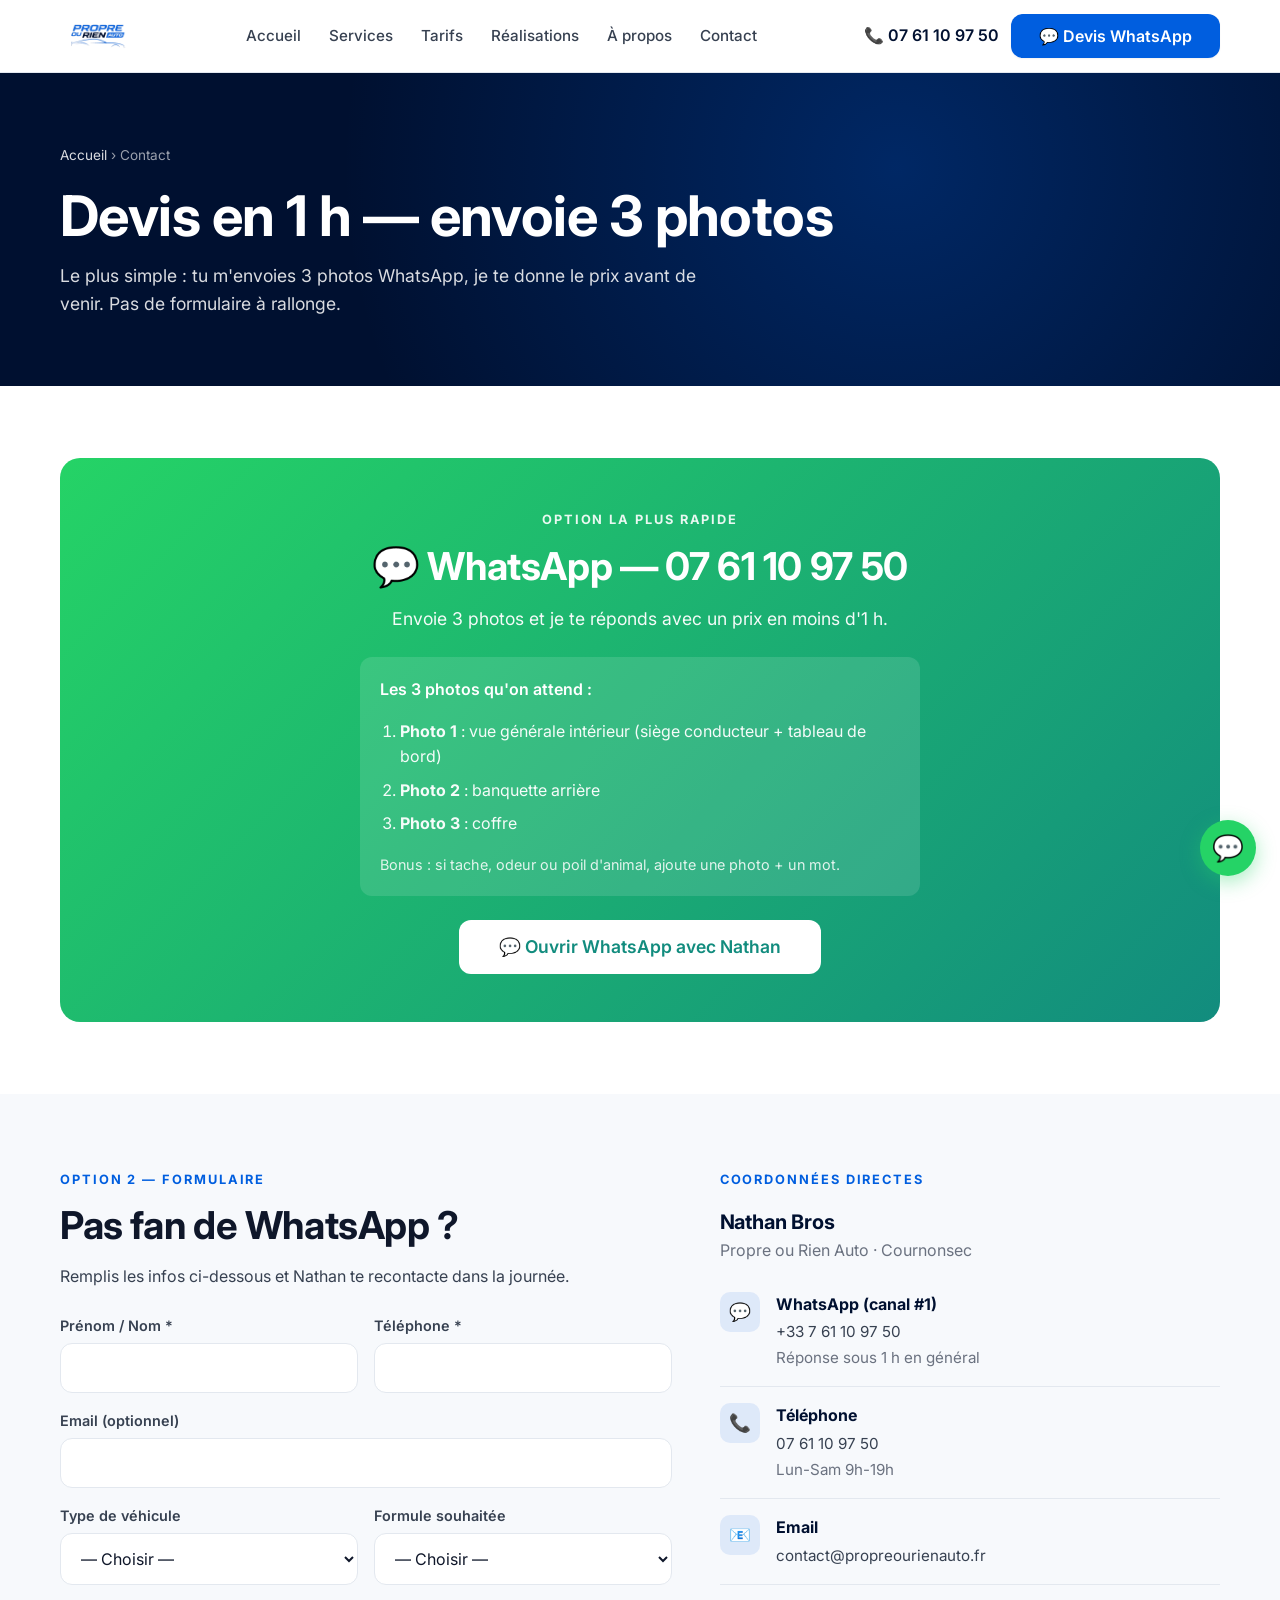
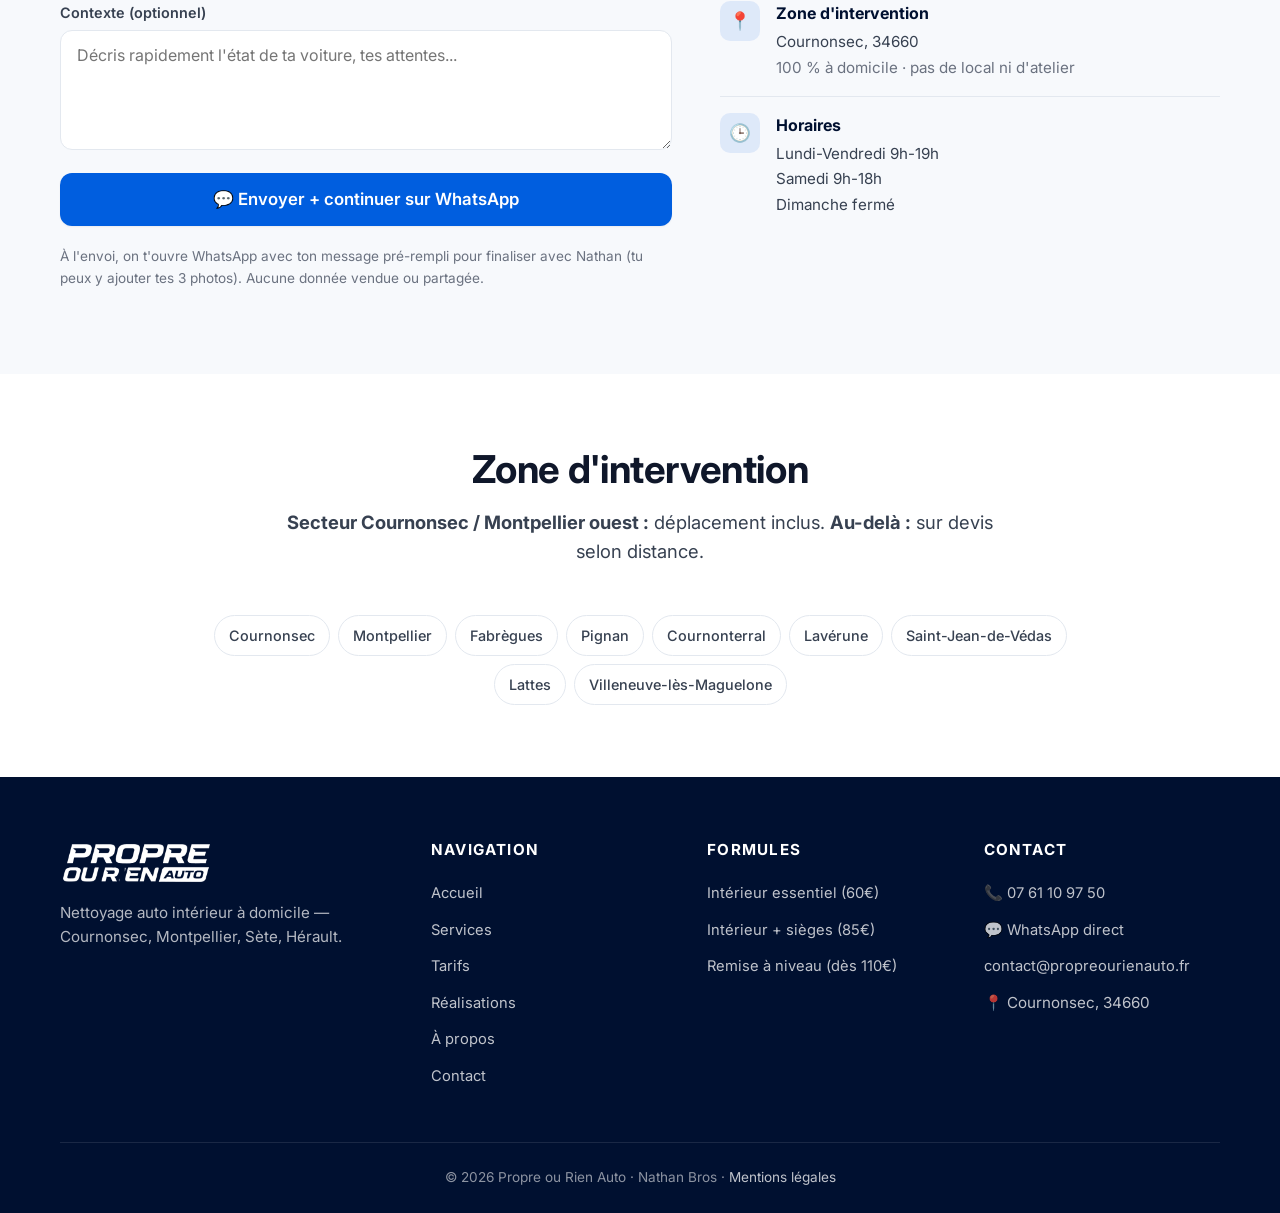
<file: contact.html>
<!doctype html>
<html lang="fr">
<head>
  <meta charset="utf-8" />
  <meta name="viewport" content="width=device-width, initial-scale=1" />
  <title>Contact & devis WhatsApp | Propre ou Rien Auto Cournonsec Hérault</title>
  <meta name="description" content="Devis nettoyage auto à domicile en 1h. Envoie 3 photos WhatsApp au 07 61 10 97 50 (Nathan). Cournonsec, Montpellier, Sète, Hérault." />
  <meta name="robots" content="index, follow" />
  <meta name="theme-color" content="#005EDF" />
  <meta property="og:title" content="Contact & devis WhatsApp — Propre ou Rien Auto" />
  <meta property="og:description" content="Devis nettoyage auto à domicile en 1h. Envoie 3 photos WhatsApp au 07 61 10 97 50 (Nathan). Cournonsec, Montpellier, Sète, Hérault." />
  <meta property="og:type" content="website" />
  <meta property="og:url" content="https://propreourienauto.fr/contact.html" />
  <meta property="og:locale" content="fr_FR" />
  <meta property="og:site_name" content="Propre ou Rien Auto" />
  <meta property="og:image" content="https://propreourienauto.fr/assets/img/og-preview-1200x630.jpg" />
  <meta property="og:image:width" content="1200" />
  <meta property="og:image:height" content="630" />
  <meta property="og:image:type" content="image/jpeg" />
  <meta property="og:image:secure_url" content="https://propreourienauto.fr/assets/img/og-preview-1200x630.jpg" />
  <meta property="og:image:alt" content="Intérieur Peugeot 208 nettoyé par Propre ou Rien Auto" />
  <meta name="twitter:card" content="summary_large_image" />
  <link rel="canonical" href="https://propreourienauto.fr/contact.html" />

  <script type="application/ld+json">
  {
    "@context": "https://schema.org",
    "@type": "AutomotiveBusiness",
    "@id": "https://propreourienauto.fr/#business",
    "name": "Propre ou Rien Auto",
    "url": "https://propreourienauto.fr",
    "image": "https://propreourienauto.fr/assets/logo/logo-light.png",
    "telephone": "+33761109750",
    "email": "contact@propreourienauto.fr",
    "address": {
      "@type": "PostalAddress",
      "addressLocality": "Cournonsec",
      "postalCode": "34660",
      "addressRegion": "Hérault",
      "addressCountry": "FR"
    },
    "areaServed": [
      { "@type": "City", "name": "Cournonsec" },
      { "@type": "City", "name": "Montpellier" },
      { "@type": "AdministrativeArea", "name": "Hérault" }
    ],
    "openingHoursSpecification": [
      { "@type": "OpeningHoursSpecification", "dayOfWeek": ["Monday","Tuesday","Wednesday","Thursday","Friday"], "opens": "09:00", "closes": "19:00" },
      { "@type": "OpeningHoursSpecification", "dayOfWeek": ["Saturday"], "opens": "09:00", "closes": "18:00" }
    ],
    "priceRange": "60€-120€",
    "contactPoint": {
      "@type": "ContactPoint",
      "telephone": "+33761109750",
      "contactType": "customer service",
      "availableLanguage": "French",
      "contactOption": "TollFree"
    }
  }
  </script>
  <link rel="icon" type="image/x-icon" href="/assets/favicon/favicon.ico" />
  <link rel="apple-touch-icon" sizes="180x180" href="/assets/favicon/apple-touch-icon.png" />
  <link rel="preconnect" href="https://fonts.googleapis.com">
  <link rel="preconnect" href="https://fonts.gstatic.com" crossorigin>
  <link href="https://fonts.googleapis.com/css2?family=Inter:wght@400;500;600;700;800&display=swap" rel="stylesheet">
  <link rel="stylesheet" href="/assets/css/styles.css" />
</head>
<body>

<header class="site-header">
  <div class="container">
    <nav class="nav" aria-label="Navigation principale">
      <a href="/" class="nav-logo"><img src="/assets/logo/logo-menu.png" alt="Propre ou Rien Auto" width="220" height="63" /></a>
      <ul class="nav-links">
        <li><a href="/">Accueil</a></li><li><a href="/services.html">Services</a></li><li><a href="/tarifs.html">Tarifs</a></li><li><a href="/realisations.html">Réalisations</a></li><li><a href="/a-propos.html">À propos</a></li><li><a href="/contact.html">Contact</a></li>
      </ul>
      <div class="nav-cta"><a href="tel:+33761109750" class="nav-tel">📞 07 61 10 97 50</a><a href="https://wa.me/33761109750?text=Salut%20Nathan%2C%20je%20voudrais%20un%20devis%20pour%20ma%20voiture.%20Je%20t%27envoie%203%20photos%20%3A" class="btn btn-primary">💬 Devis WhatsApp</a></div>
      <button class="nav-toggle" aria-label="Menu" aria-expanded="false"><span></span></button>
    </nav>
  </div>
</header>

<section class="page-header">
  <div class="container">
    <div class="breadcrumb"><a href="/">Accueil</a> › Contact</div>
    <h1>Devis en 1 h — envoie 3 photos</h1>
    <p>Le plus simple : tu m'envoies 3 photos WhatsApp, je te donne le prix avant de venir. Pas de formulaire à rallonge.</p>
  </div>
</section>

<!-- Option 1 : WhatsApp (MISE EN AVANT) -->
<section class="section">
  <div class="container">
    <div style="background: linear-gradient(135deg, #25D366 0%, #128C7E 100%); color: white; padding: 48px; border-radius: var(--radius-lg); text-align: center;">
      <span class="eyebrow" style="color: rgba(255,255,255,.9);">Option la plus rapide</span>
      <h2 style="color: white;">💬 WhatsApp — 07 61 10 97 50</h2>
      <p style="color: rgba(255,255,255,.95); max-width: 580px; margin: 16px auto 24px; font-size: 1.1rem;">Envoie 3 photos et je te réponds avec un prix en moins d'1 h.</p>
      <div style="background: rgba(255,255,255,.12); border-radius: var(--radius); padding: 20px; max-width: 560px; margin: 0 auto 24px; text-align: left;">
        <p style="color: white; margin: 0; font-weight: 600; margin-bottom: 12px;">Les 3 photos qu'on attend :</p>
        <ol style="padding-left: 20px; color: rgba(255,255,255,.95); margin: 0;">
          <li style="padding: 4px 0;"><strong>Photo 1</strong> : vue générale intérieur (siège conducteur + tableau de bord)</li>
          <li style="padding: 4px 0;"><strong>Photo 2</strong> : banquette arrière</li>
          <li style="padding: 4px 0;"><strong>Photo 3</strong> : coffre</li>
        </ol>
        <p style="color: rgba(255,255,255,.85); margin-top: 12px; margin-bottom: 0; font-size: .9rem;">Bonus : si tache, odeur ou poil d'animal, ajoute une photo + un mot.</p>
      </div>
      <a href="https://wa.me/33761109750?text=Salut%20Nathan%2C%20je%20voudrais%20un%20devis%20pour%20ma%20voiture.%20Je%20t%27envoie%203%20photos%20%3A" class="btn btn-lg" style="background: white; color: #128C7E; padding: 18px 40px; font-size: 1.1rem;">💬 Ouvrir WhatsApp avec Nathan</a>
    </div>
  </div>
</section>

<!-- Formulaire backup -->
<section class="section bg-gray">
  <div class="container">
    <div class="contact-grid">
      <div>
        <span class="eyebrow">Option 2 — Formulaire</span>
        <h2 style="margin-bottom: 16px;">Pas fan de WhatsApp ?</h2>
        <p style="color: var(--gray-700); margin-bottom: 24px;">Remplis les infos ci-dessous et Nathan te recontacte dans la journée.</p>

        <div class="form-success">✓ Message envoyé ! On te recontacte dans la journée (Lun-Sam 9h-19h).</div>
        <!--
          Form hybride :
          1. Envoi email background via formsubmit.co (activer une fois en validant le 1er email)
          2. Ouverture WhatsApp avec message pré-rempli (canal principal)
          Endpoint = contact@propreourienauto.fr (Cloudflare Email Routing → DKIM CF → propreourienauto@gmail.com).
        -->
        <!-- iframe caché : reçoit la réponse FormSubmit sans quitter la page -->
        <iframe name="formsubmit-iframe" style="display:none;" aria-hidden="true"></iframe>
        <form class="form" id="contact-form" action="https://formsubmit.co/contact@propreourienauto.fr" method="POST" target="formsubmit-iframe">
          <input type="hidden" name="_subject" value="🚗 Demande de devis PORA (site)" />
          <input type="hidden" name="_template" value="table" />
          <input type="hidden" name="_next" value="https://propreourienauto.fr/contact.html#merci" />
          <input type="hidden" name="_captcha" value="false" />
          <!-- Anti-spam (24/11/2026) : _honey = piège FormSubmit (rempli = jeté par FormSubmit, même pour un robot qui poste en direct).
               _autoresponse retiré : les robots mettent l'adresse d'un inconnu et FormSubmit lui écrivait en notre nom. -->
          <div class="hp-field" aria-hidden="true" style="position:absolute;left:-5000px;width:1px;height:1px;overflow:hidden;">
            <label for="_honey">Ne pas remplir</label>
            <input type="text" id="_honey" name="_honey" tabindex="-1" autocomplete="off" />
          </div>
          <div class="form-row">
            <div>
              <label for="nom">Prénom / Nom *</label>
              <input type="text" id="nom" name="nom" required autocomplete="name" />
            </div>
            <div>
              <label for="telephone">Téléphone *</label>
              <input type="tel" id="telephone" name="telephone" required autocomplete="tel" />
            </div>
          </div>
          <div>
            <label for="email">Email (optionnel)</label>
            <input type="email" id="email" name="email" autocomplete="email" />
          </div>
          <div class="form-row">
            <div>
              <label for="vehicule">Type de véhicule</label>
              <select id="vehicule" name="vehicule">
                <option value="">— Choisir —</option>
                <option>Citadine</option>
                <option>Berline / break</option>
                <option>SUV</option>
                <option>Utilitaire léger (Kangoo, Berlingo…)</option>
                <option>Autre</option>
              </select>
            </div>
            <div>
              <label for="prestation">Formule souhaitée</label>
              <select id="prestation" name="prestation">
                <option value="">— Choisir —</option>
                <option>Intérieur essentiel (60€)</option>
                <option>Intérieur + sièges (85€)</option>
                <option>Remise à niveau (dès 110€)</option>
                <option>Offre 3 voitures (-20€)</option>
                <option>Je ne sais pas, à voir ensemble</option>
              </select>
            </div>
          </div>
          <div>
            <label for="message">Contexte (optionnel)</label>
            <textarea id="message" name="message" rows="4" placeholder="Décris rapidement l'état de ta voiture, tes attentes..."></textarea>
          </div>
          <div>
            <button type="submit" class="btn btn-primary btn-lg" style="width: 100%;">💬 Envoyer + continuer sur WhatsApp</button>
          </div>
          <p style="font-size: .85rem; color: var(--gray-500); margin-top: 4px;">À l'envoi, on t'ouvre WhatsApp avec ton message pré-rempli pour finaliser avec Nathan (tu peux y ajouter tes 3 photos). Aucune donnée vendue ou partagée.</p>
        </form>

        <script>
        (function() {
          var form = document.getElementById('contact-form');
          if (!form) return;
          var t0 = Date.now();
          var LINK_RE = /(https?:\/\/|www\.|\b[a-z0-9-]+\.(com|net|org|online|xyz|top|ru|id|io|site|info|biz)\b)/i;
          form.addEventListener('submit', function(e) {
            // Le form soumet nativement vers l'iframe caché (pas de preventDefault), SAUF robot détecté.
            var fd = new FormData(form);
            var btn = form.querySelector('button[type="submit"]');
            var success = document.querySelector('.form-success');

            // Anti-spam : piège rempli ou envoi en moins de 3 s = robot -> faux succès, rien ne part.
            if ((fd.get('_honey') || '') !== '' || Date.now() - t0 < 3000) {
              e.preventDefault();
              form.style.display = 'none';
              if (success) success.classList.add('show');
              return;
            }
            // Un lien dans le nom ou le message : on demande de le retirer (les vrais clients n'en mettent pas).
            var texte = ((fd.get('nom') || '') + ' ' + (fd.get('message') || '')).replace(/\S+@\S+/g, ' ');
            if (LINK_RE.test(texte)) {
              e.preventDefault();
              alert('Merci de retirer les liens de ton message, puis renvoie.');
              return;
            }

            if (btn) { btn.disabled = true; btn.textContent = 'Envoi en cours…'; }

            var msg =
              'Salut Nathan, demande de devis PORA (via site) :\n' +
              '• Nom : ' + (fd.get('nom') || '—') + '\n' +
              '• Tél : ' + (fd.get('telephone') || '—') + '\n' +
              '• Email : ' + (fd.get('email') || '—') + '\n' +
              '• Véhicule : ' + (fd.get('vehicule') || '—') + '\n' +
              '• Formule : ' + (fd.get('prestation') || '—') + '\n\n' +
              'Contexte :\n' + (fd.get('message') || '—') + '\n\n' +
              '(je t\'envoie 3 photos juste après)';
            var waUrl = 'https://wa.me/33761109750?text=' + encodeURIComponent(msg);

            // Afficher le succès après court délai (laisse le POST partir)
            setTimeout(function() {
              form.style.display = 'none';
              if (success) success.classList.add('show');
            }, 300);

            // Ouvrir WhatsApp (canal principal)
            setTimeout(function() {
              window.open(waUrl, '_blank');
            }, 700);
          });
        })();
        </script>
      </div>

      <aside class="contact-info">
        <span class="eyebrow">Coordonnées directes</span>
        <h3 style="margin-top: 8px;">Nathan Bros</h3>
        <p style="color: var(--gray-500); margin-bottom: 12px;">Propre ou Rien Auto · Cournonsec</p>

        <div class="contact-block">
          <div class="contact-block-icon">💬</div>
          <div class="contact-block-content">
            <strong>WhatsApp (canal #1)</strong>
            <a href="https://wa.me/33761109750?text=Salut%20Nathan%2C%20je%20voudrais%20un%20devis.">+33 7 61 10 97 50</a><br>
            <span style="color: var(--gray-500);">Réponse sous 1 h en général</span>
          </div>
        </div>
        <div class="contact-block">
          <div class="contact-block-icon">📞</div>
          <div class="contact-block-content">
            <strong>Téléphone</strong>
            <a href="tel:+33761109750">07 61 10 97 50</a><br>
            <span style="color: var(--gray-500);">Lun-Sam 9h-19h</span>
          </div>
        </div>
        <div class="contact-block">
          <div class="contact-block-icon">📧</div>
          <div class="contact-block-content">
            <strong>Email</strong>
            <a href="mailto:contact@propreourienauto.fr">contact@propreourienauto.fr</a>
          </div>
        </div>
        <div class="contact-block">
          <div class="contact-block-icon">📍</div>
          <div class="contact-block-content">
            <strong>Zone d'intervention</strong>
            <span>Cournonsec, 34660</span><br>
            <span style="color: var(--gray-500);">100 % à domicile · pas de local ni d'atelier</span>
          </div>
        </div>
        <div class="contact-block">
          <div class="contact-block-icon">🕒</div>
          <div class="contact-block-content">
            <strong>Horaires</strong>
            <span>Lundi-Vendredi 9h-19h</span><br>
            <span>Samedi 9h-18h</span><br>
            <span>Dimanche fermé</span>
          </div>
        </div>
      </aside>
    </div>
  </div>
</section>

<!-- Zones -->
<section class="section">
  <div class="container">
    <div class="section-header">
      <h2>Zone d'intervention</h2>
      <p class="lead"><strong>Secteur Cournonsec / Montpellier ouest :</strong> déplacement inclus. <strong>Au-delà :</strong> sur devis selon distance.</p>
    </div>
    <div class="zones-list">
      <span class="zone-tag">Cournonsec</span><span class="zone-tag">Montpellier</span><span class="zone-tag">Fabrègues</span><span class="zone-tag">Pignan</span><span class="zone-tag">Cournonterral</span><span class="zone-tag">Lavérune</span><span class="zone-tag">Saint-Jean-de-Védas</span><span class="zone-tag">Lattes</span><span class="zone-tag">Villeneuve-lès-Maguelone</span>
    </div>
  </div>
</section>

<footer class="site-footer">
  <div class="container">
    <div class="footer-grid">
      <div class="footer-brand"><img src="/assets/logo/logo-dark.png" alt="Propre ou Rien Auto" /><p>Nettoyage auto intérieur à domicile — Cournonsec, Montpellier, Sète, Hérault.</p></div>
      <div class="footer-col"><h4>Navigation</h4><ul><li><a href="/">Accueil</a></li><li><a href="/services.html">Services</a></li><li><a href="/tarifs.html">Tarifs</a></li><li><a href="/realisations.html">Réalisations</a></li><li><a href="/a-propos.html">À propos</a></li><li><a href="/contact.html">Contact</a></li></ul></div>
      <div class="footer-col"><h4>Formules</h4><ul><li><a href="services.html#base">Intérieur essentiel (60€)</a></li><li><a href="services.html#siege">Intérieur + sièges (85€)</a></li><li><a href="services.html#remise">Remise à niveau (dès 110€)</a></li></ul></div>
      <div class="footer-col"><h4>Contact</h4><ul><li>📞 <a href="tel:+33761109750">07 61 10 97 50</a></li><li>💬 <a href="https://wa.me/33761109750">WhatsApp direct</a></li><li><a href="mailto:contact@propreourienauto.fr">contact@propreourienauto.fr</a></li><li>📍 Cournonsec, 34660</li></ul></div>
    </div>
    <div class="footer-bottom">© 2026 Propre ou Rien Auto · Nathan Bros · <a href="/mentions-legales.html">Mentions légales</a></div>
  </div>
</footer>
<a href="https://wa.me/33761109750?text=Salut%20Nathan%2C%20je%20voudrais%20un%20devis%20pour%20ma%20voiture.%20Je%20t%27envoie%203%20photos%20%3A" class="wa-float" aria-label="WhatsApp Nathan">💬</a>
<script src="/assets/js/main.js" defer></script>
</body>
</html>
</file>
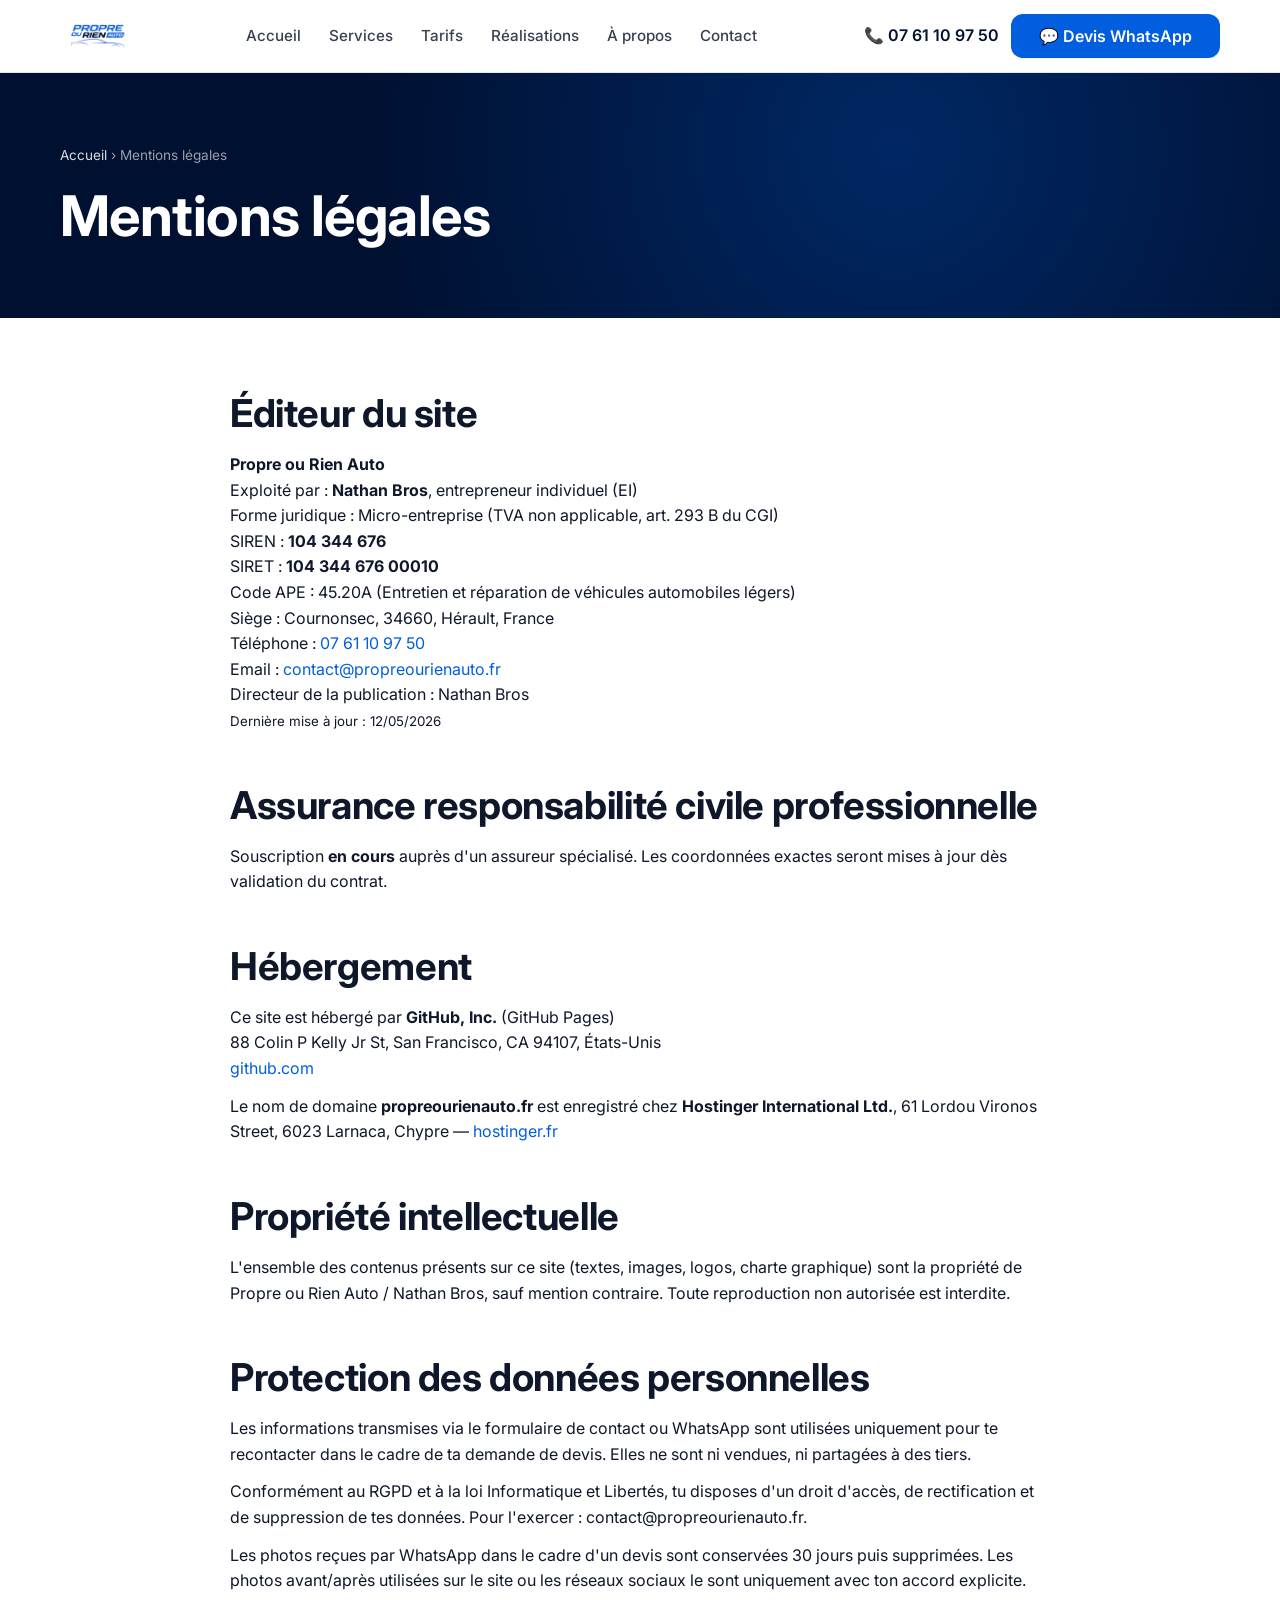
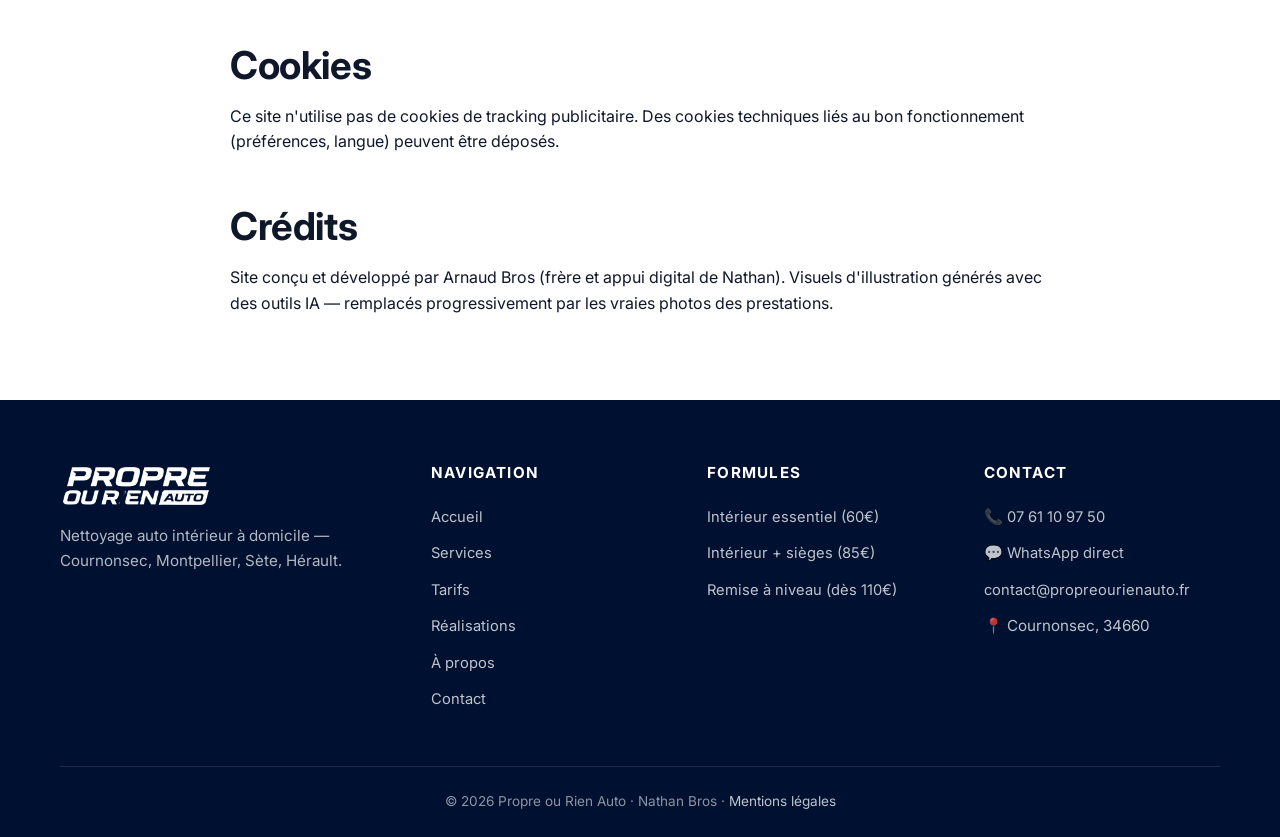
<file: mentions-legales.html>
<!doctype html>
<html lang="fr">
<head>
  <meta charset="utf-8" />
  <meta name="viewport" content="width=device-width, initial-scale=1" />
  <title>Mentions légales | Propre ou Rien Auto</title>
  <meta name="description" content="Mentions légales du site propreourienauto.fr — Nathan Bros, Cournonsec, Hérault." />
  <meta name="robots" content="noindex, follow" />
  <link rel="canonical" href="https://propreourienauto.fr/mentions-legales.html" />
  <link rel="icon" type="image/x-icon" href="/assets/favicon/favicon.ico" />
  <link rel="apple-touch-icon" sizes="180x180" href="/assets/favicon/apple-touch-icon.png" />
  <link rel="preconnect" href="https://fonts.googleapis.com">
  <link rel="preconnect" href="https://fonts.gstatic.com" crossorigin>
  <link href="https://fonts.googleapis.com/css2?family=Inter:wght@400;500;600;700;800&display=swap" rel="stylesheet">
  <link rel="stylesheet" href="/assets/css/styles.css" />
</head>
<body>

<header class="site-header">
  <div class="container">
    <nav class="nav" aria-label="Navigation principale">
      <a href="/" class="nav-logo"><img src="/assets/logo/logo-menu.png" alt="Propre ou Rien Auto" width="220" height="63" /></a>
      <ul class="nav-links">
        <li><a href="/">Accueil</a></li><li><a href="/services.html">Services</a></li><li><a href="/tarifs.html">Tarifs</a></li><li><a href="/realisations.html">Réalisations</a></li><li><a href="/a-propos.html">À propos</a></li><li><a href="/contact.html">Contact</a></li>
      </ul>
      <div class="nav-cta"><a href="tel:+33761109750" class="nav-tel">📞 07 61 10 97 50</a><a href="https://wa.me/33761109750?text=Salut%20Nathan%2C%20je%20voudrais%20un%20devis%20pour%20ma%20voiture.%20Je%20t%27envoie%203%20photos%20%3A" class="btn btn-primary">💬 Devis WhatsApp</a></div>
      <button class="nav-toggle" aria-label="Menu" aria-expanded="false"><span></span></button>
    </nav>
  </div>
</header>

<section class="page-header">
  <div class="container">
    <div class="breadcrumb"><a href="/">Accueil</a> › Mentions légales</div>
    <h1>Mentions légales</h1>
  </div>
</section>

<section class="section">
  <div class="container" style="max-width: 860px;">
    <h2>Éditeur du site</h2>
    <p><strong>Propre ou Rien Auto</strong><br>
    Exploité par : <strong>Nathan Bros</strong>, entrepreneur individuel (EI)<br>
    Forme juridique : Micro-entreprise (TVA non applicable, art. 293 B du CGI)<br>
    SIREN : <strong>104 344 676</strong><br>
    SIRET : <strong>104 344 676 00010</strong><br>
    Code APE : 45.20A (Entretien et réparation de véhicules automobiles légers)<br>
    Siège : Cournonsec, 34660, Hérault, France<br>
    Téléphone : <a href="tel:+33761109750">07 61 10 97 50</a><br>
    Email : <a href="mailto:contact@propreourienauto.fr">contact@propreourienauto.fr</a><br>
    Directeur de la publication : Nathan Bros<br>
    <small>Dernière mise à jour : 12/05/2026</small></p>

    <h2 class="mt-48">Assurance responsabilité civile professionnelle</h2>
    <p>Souscription <strong>en cours</strong> auprès d'un assureur spécialisé. Les coordonnées exactes seront mises à jour dès validation du contrat.</p>

    <h2 class="mt-48">Hébergement</h2>
    <p>Ce site est hébergé par <strong>GitHub, Inc.</strong> (GitHub Pages)<br>
    88 Colin P Kelly Jr St, San Francisco, CA 94107, États-Unis<br>
    <a href="https://github.com" target="_blank" rel="noopener">github.com</a></p>
    <p>Le nom de domaine <strong>propreourienauto.fr</strong> est enregistré chez <strong>Hostinger International Ltd.</strong>, 61 Lordou Vironos Street, 6023 Larnaca, Chypre — <a href="https://www.hostinger.fr" target="_blank" rel="noopener">hostinger.fr</a></p>

    <h2 class="mt-48">Propriété intellectuelle</h2>
    <p>L'ensemble des contenus présents sur ce site (textes, images, logos, charte graphique) sont la propriété de Propre ou Rien Auto / Nathan Bros, sauf mention contraire. Toute reproduction non autorisée est interdite.</p>

    <h2 class="mt-48">Protection des données personnelles</h2>
    <p>Les informations transmises via le formulaire de contact ou WhatsApp sont utilisées uniquement pour te recontacter dans le cadre de ta demande de devis. Elles ne sont ni vendues, ni partagées à des tiers.</p>
    <p>Conformément au RGPD et à la loi Informatique et Libertés, tu disposes d'un droit d'accès, de rectification et de suppression de tes données. Pour l'exercer : contact@propreourienauto.fr.</p>
    <p>Les photos reçues par WhatsApp dans le cadre d'un devis sont conservées 30 jours puis supprimées. Les photos avant/après utilisées sur le site ou les réseaux sociaux le sont uniquement avec ton accord explicite.</p>

    <h2 class="mt-48">Cookies</h2>
    <p>Ce site n'utilise pas de cookies de tracking publicitaire. Des cookies techniques liés au bon fonctionnement (préférences, langue) peuvent être déposés.</p>

    <h2 class="mt-48">Crédits</h2>
    <p>Site conçu et développé par Arnaud Bros (frère et appui digital de Nathan). Visuels d'illustration générés avec des outils IA — remplacés progressivement par les vraies photos des prestations.</p>
  </div>
</section>

<footer class="site-footer">
  <div class="container">
    <div class="footer-grid">
      <div class="footer-brand"><img src="/assets/logo/logo-dark.png" alt="Propre ou Rien Auto" /><p>Nettoyage auto intérieur à domicile — Cournonsec, Montpellier, Sète, Hérault.</p></div>
      <div class="footer-col"><h4>Navigation</h4><ul><li><a href="/">Accueil</a></li><li><a href="/services.html">Services</a></li><li><a href="/tarifs.html">Tarifs</a></li><li><a href="/realisations.html">Réalisations</a></li><li><a href="/a-propos.html">À propos</a></li><li><a href="/contact.html">Contact</a></li></ul></div>
      <div class="footer-col"><h4>Formules</h4><ul><li><a href="services.html#base">Intérieur essentiel (60€)</a></li><li><a href="services.html#siege">Intérieur + sièges (85€)</a></li><li><a href="services.html#remise">Remise à niveau (dès 110€)</a></li></ul></div>
      <div class="footer-col"><h4>Contact</h4><ul><li>📞 <a href="tel:+33761109750">07 61 10 97 50</a></li><li>💬 <a href="https://wa.me/33761109750">WhatsApp direct</a></li><li><a href="mailto:contact@propreourienauto.fr">contact@propreourienauto.fr</a></li><li>📍 Cournonsec, 34660</li></ul></div>
    </div>
    <div class="footer-bottom">© 2026 Propre ou Rien Auto · Nathan Bros · <a href="/mentions-legales.html">Mentions légales</a></div>
  </div>
</footer>
<script src="/assets/js/main.js" defer></script>
</body>
</html>
</file>
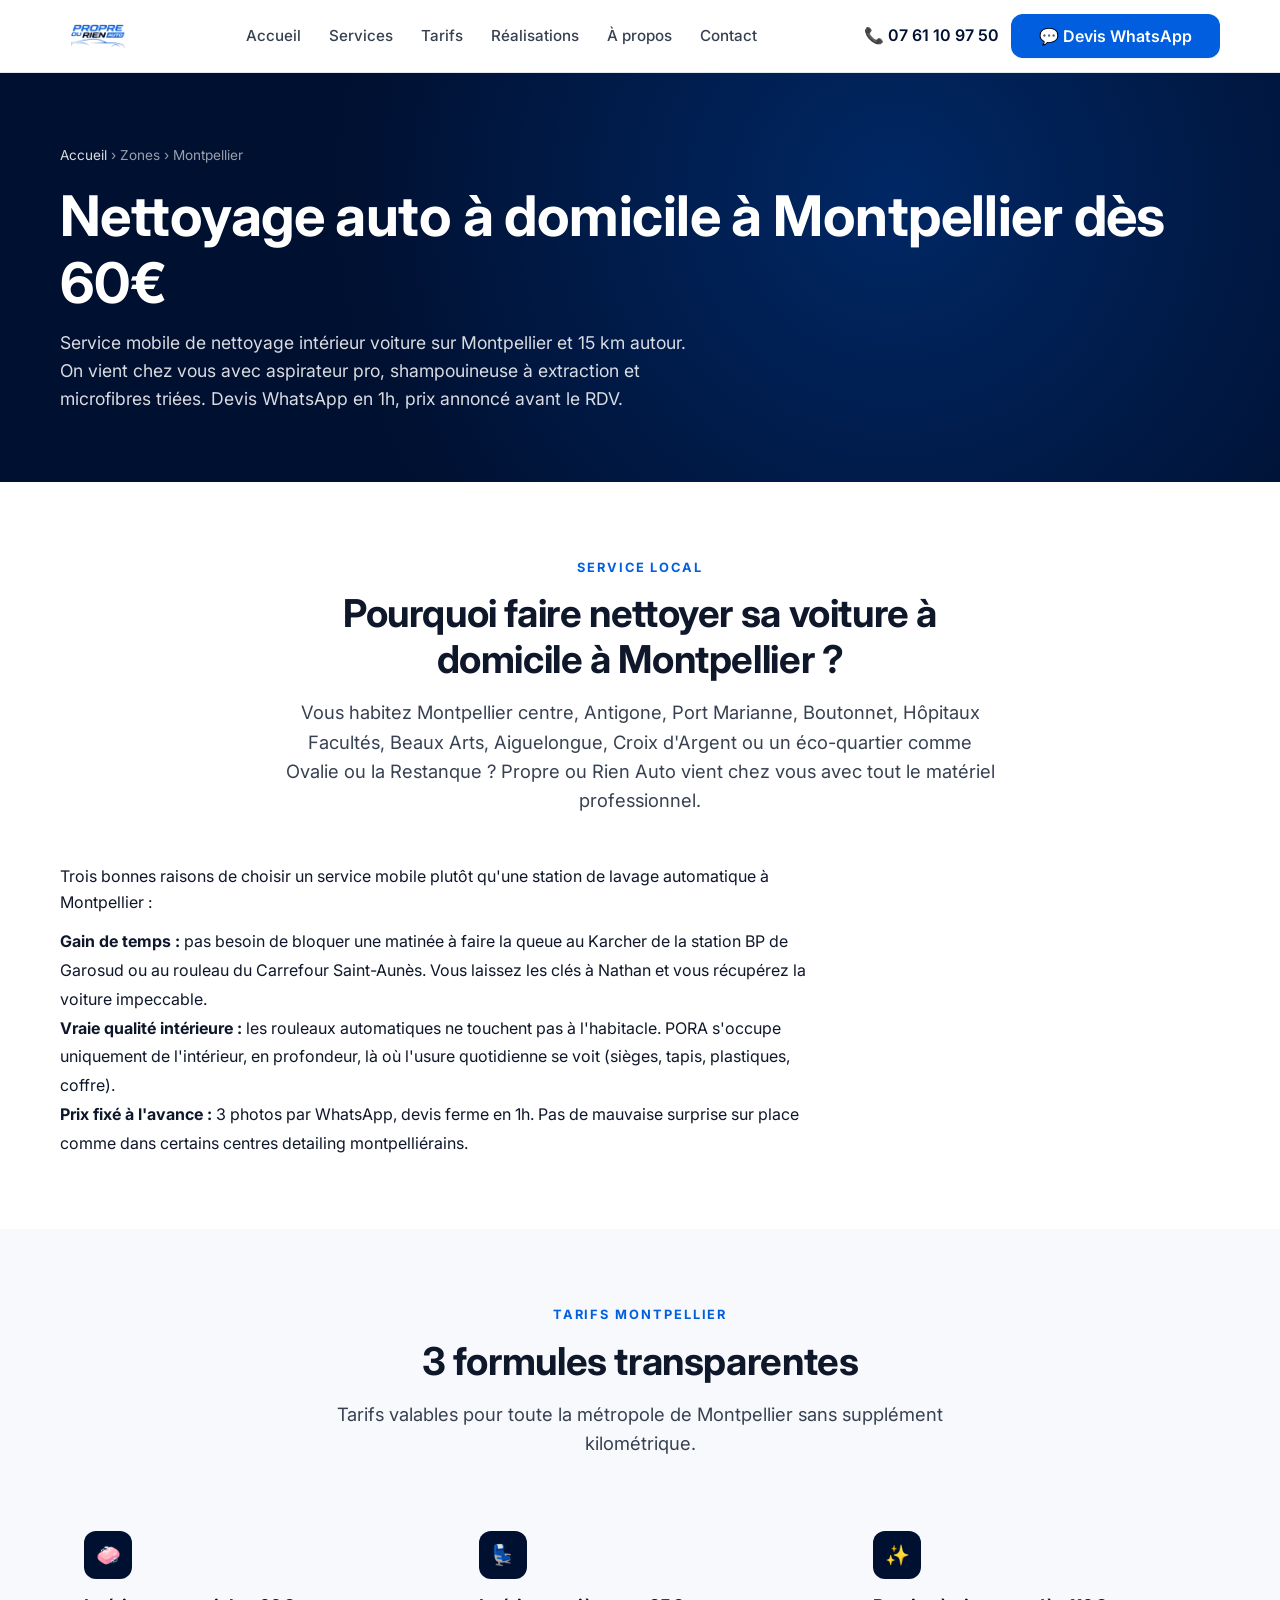
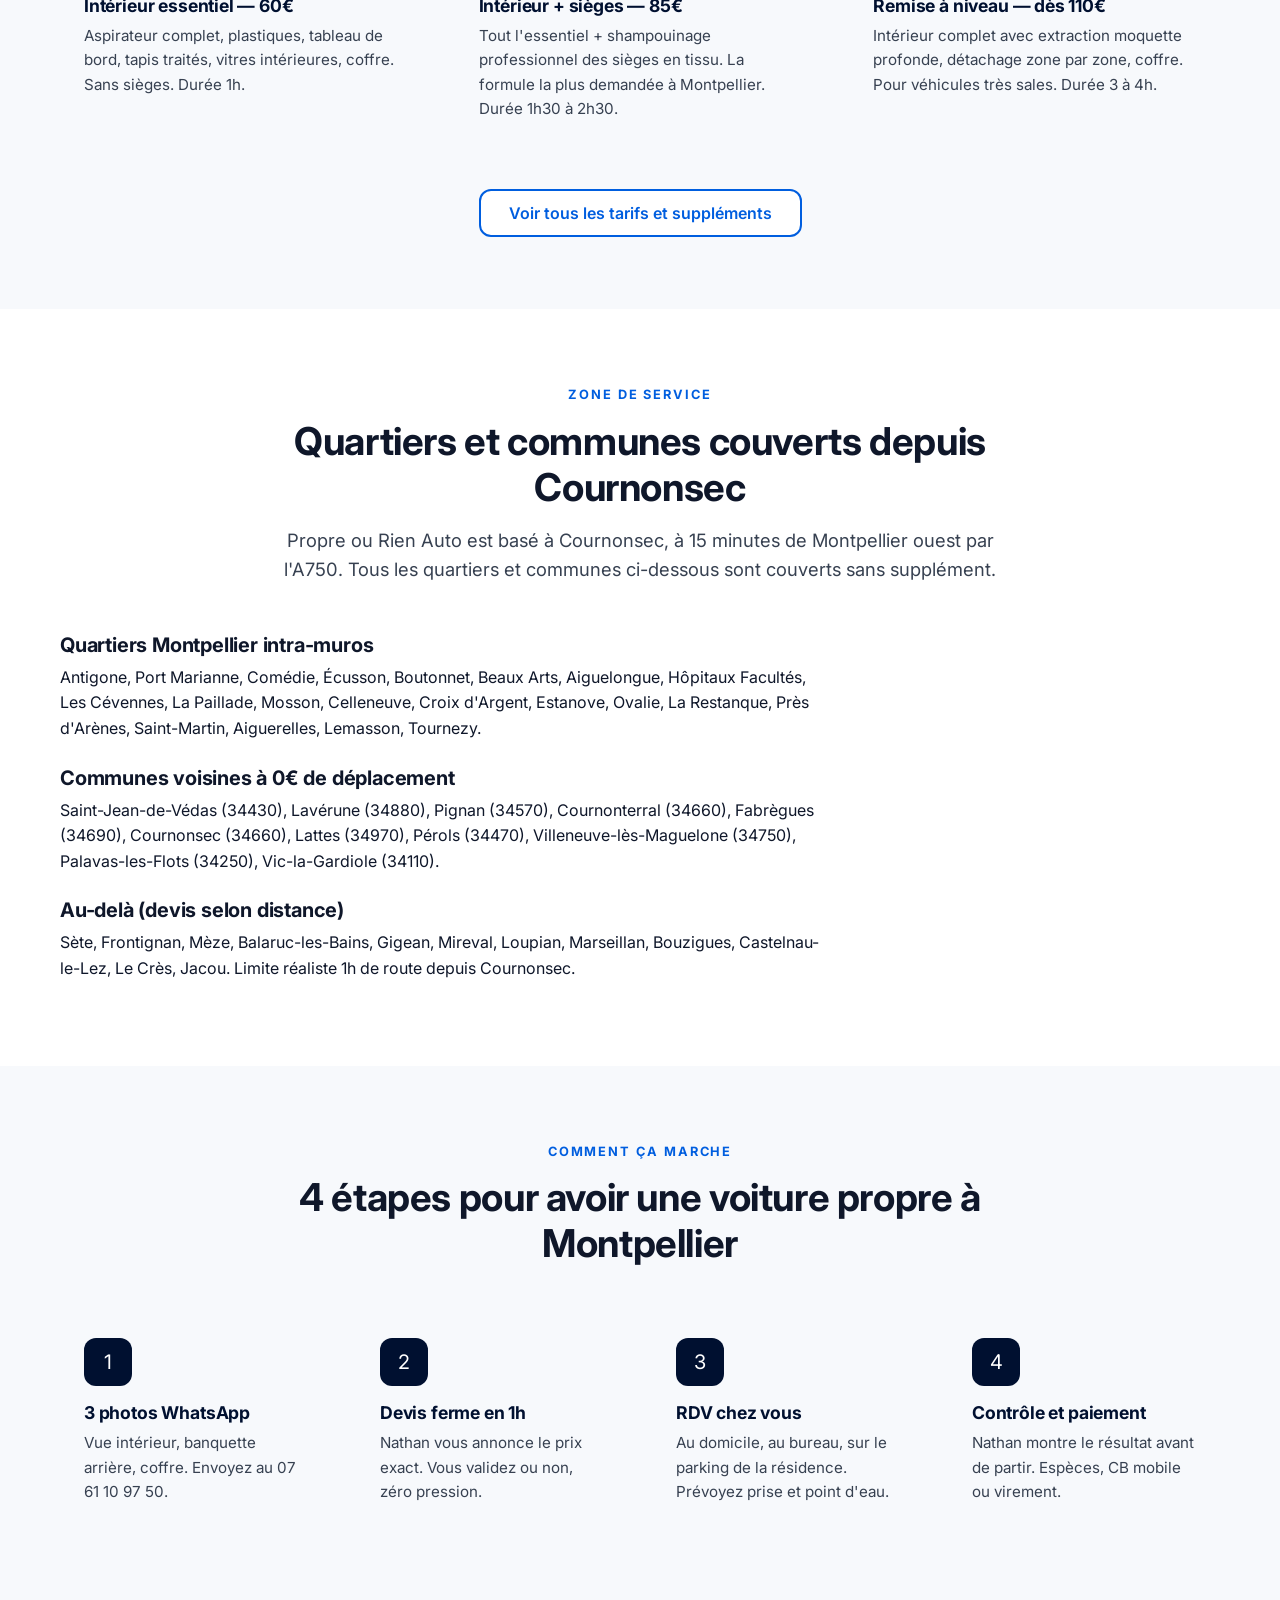
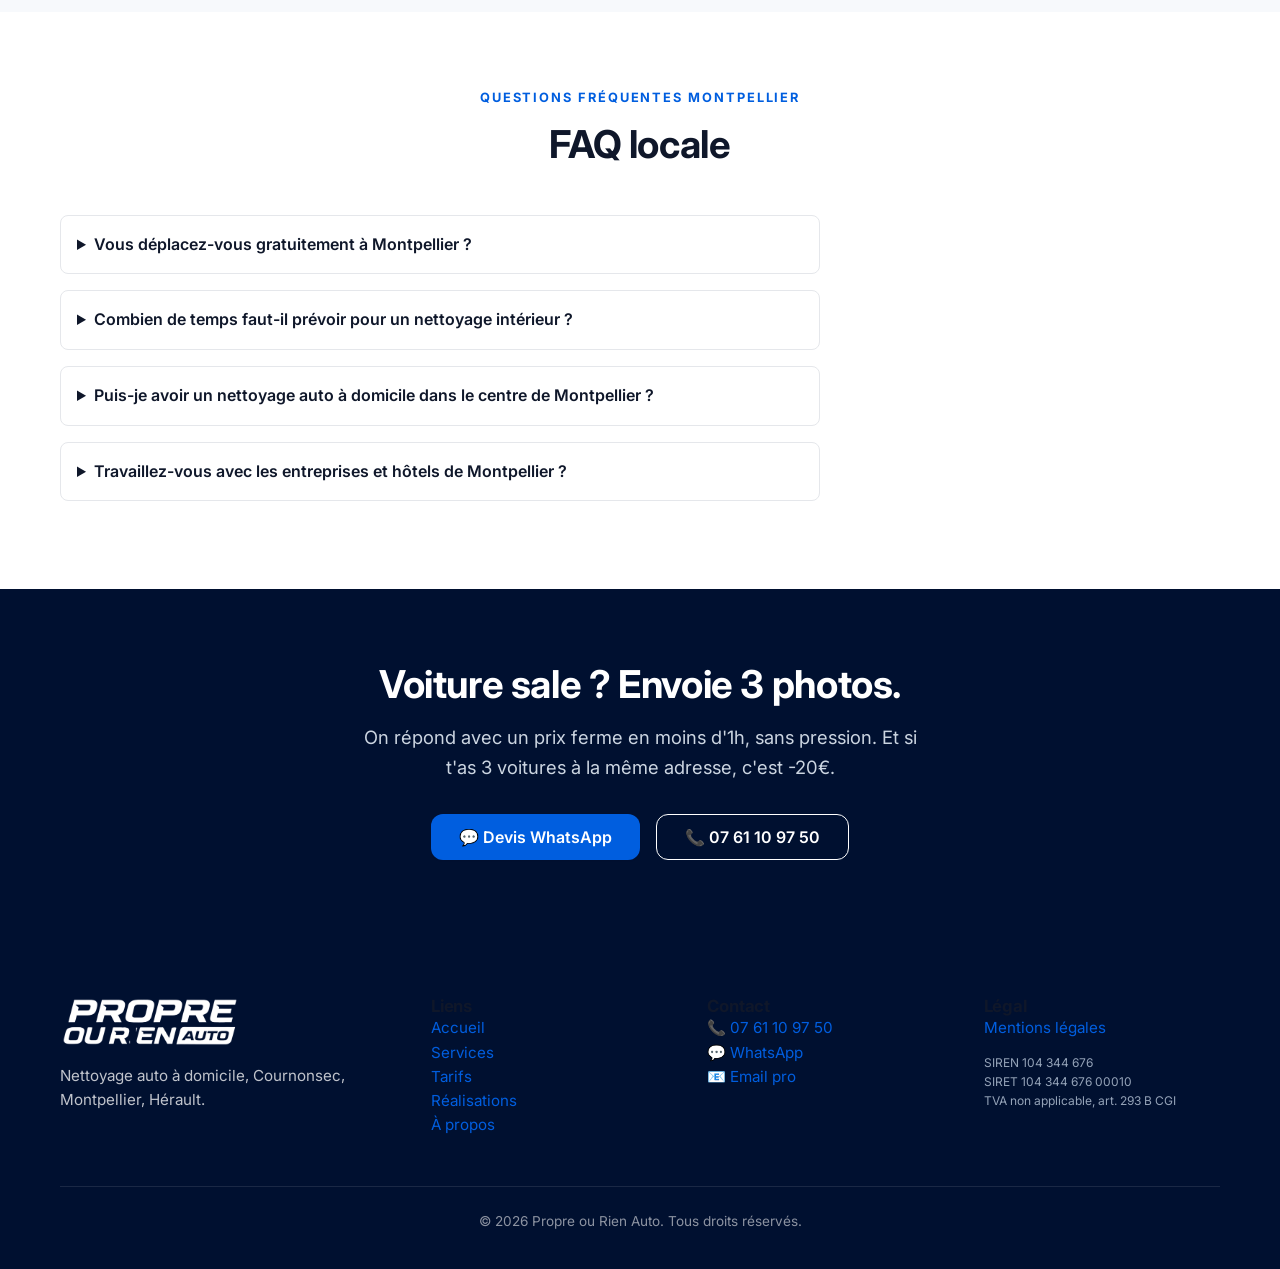
<file: nettoyage-auto-domicile-montpellier.html>
<!doctype html>
<html lang="fr">
<head>
  <meta charset="utf-8" />
  <meta name="viewport" content="width=device-width, initial-scale=1" />
  <title>Nettoyage auto à domicile Montpellier dès 60€ | Propre ou Rien Auto</title>
  <meta name="description" content="Nettoyage intérieur voiture à domicile à Montpellier dès 60€. Service mobile à Cournonsec, Saint-Jean-de-Védas, Lattes, Lavérune. Devis WhatsApp en 1h." />
  <meta name="robots" content="index, follow, max-image-preview:large" />
  <meta name="theme-color" content="#005EDF" />
  <meta property="og:title" content="Nettoyage auto à domicile Montpellier — Propre ou Rien Auto" />
  <meta property="og:description" content="Service mobile de nettoyage intérieur voiture à Montpellier et 15 km autour. 3 formules transparentes. Devis WhatsApp en 1h." />
  <meta property="og:type" content="website" />
  <meta property="og:url" content="https://propreourienauto.fr/nettoyage-auto-domicile-montpellier.html" />
  <meta property="og:locale" content="fr_FR" />
  <meta property="og:site_name" content="Propre ou Rien Auto" />
  <meta property="og:image" content="https://propreourienauto.fr/assets/img/og-preview-1200x630.jpg" />
  <meta property="og:image:width" content="1200" />
  <meta property="og:image:height" content="630" />
  <meta property="og:image:type" content="image/jpeg" />
  <meta property="og:image:secure_url" content="https://propreourienauto.fr/assets/img/og-preview-1200x630.jpg" />
  <meta property="og:image:alt" content="Intérieur Peugeot 208 nettoyé par Propre ou Rien Auto" />
  <meta name="twitter:card" content="summary_large_image" />
  <link rel="canonical" href="https://propreourienauto.fr/nettoyage-auto-domicile-montpellier.html" />

  <script type="application/ld+json">
  {
    "@context": "https://schema.org",
    "@type": "Service",
    "@id": "https://propreourienauto.fr/nettoyage-auto-domicile-montpellier.html#service",
    "name": "Nettoyage auto à domicile à Montpellier",
    "alternateName": ["Detailing intérieur Montpellier", "Pressing sièges voiture Montpellier"],
    "description": "Service mobile de nettoyage automobile intérieur à domicile à Montpellier et dans les communes voisines (Saint-Jean-de-Védas, Lattes, Lavérune, Pignan, Fabrègues). 3 formules transparentes de 60€ à 150€.",
    "serviceType": "Nettoyage automobile intérieur à domicile",
    "category": "Automotive cleaning",
    "provider": { "@id": "https://propreourienauto.fr/#business" },
    "areaServed": [
      { "@type": "City", "name": "Montpellier", "sameAs": "https://fr.wikipedia.org/wiki/Montpellier" },
      { "@type": "City", "name": "Saint-Jean-de-Védas" },
      { "@type": "City", "name": "Lattes" },
      { "@type": "City", "name": "Lavérune" },
      { "@type": "City", "name": "Cournonsec" },
      { "@type": "AdministrativeArea", "name": "Hérault" }
    ],
    "offers": {
      "@type": "AggregateOffer",
      "priceCurrency": "EUR",
      "lowPrice": "60",
      "highPrice": "150",
      "offerCount": "3",
      "availability": "https://schema.org/InStock"
    },
    "hoursAvailable": [
      { "@type": "OpeningHoursSpecification", "dayOfWeek": ["Monday","Tuesday","Wednesday","Thursday","Friday"], "opens": "09:00", "closes": "19:00" },
      { "@type": "OpeningHoursSpecification", "dayOfWeek": ["Saturday"], "opens": "09:00", "closes": "18:00" }
    ]
  }
  </script>

  <script type="application/ld+json">
  {
    "@context": "https://schema.org",
    "@type": "BreadcrumbList",
    "itemListElement": [
      { "@type": "ListItem", "position": 1, "name": "Accueil", "item": "https://propreourienauto.fr/" },
      { "@type": "ListItem", "position": 2, "name": "Zones d'intervention", "item": "https://propreourienauto.fr/" },
      { "@type": "ListItem", "position": 3, "name": "Montpellier", "item": "https://propreourienauto.fr/nettoyage-auto-domicile-montpellier.html" }
    ]
  }
  </script>

  <script type="application/ld+json">
  {
    "@context": "https://schema.org",
    "@type": "FAQPage",
    "mainEntity": [
      {
        "@type": "Question",
        "name": "Vous déplacez-vous gratuitement à Montpellier ?",
        "acceptedAnswer": { "@type": "Answer", "text": "Oui, le déplacement à Montpellier et dans toutes les communes situées à moins de 15 km de Cournonsec est inclus sans supplément kilométrique : Saint-Jean-de-Védas, Lavérune, Lattes, Pérols, Pignan, Fabrègues, Cournonterral, Villeneuve-lès-Maguelone, Vic-la-Gardiole, Palavas-les-Flots." }
      },
      {
        "@type": "Question",
        "name": "Combien de temps faut-il prévoir pour un nettoyage intérieur à Montpellier ?",
        "acceptedAnswer": { "@type": "Answer", "text": "Comptez environ 1h pour la formule Intérieur essentiel à 60€, 1h30 à 2h30 pour Intérieur + sièges à 85€, et 3 à 4h pour la Remise à niveau dès 110€. Nathan vient chez vous, vous pouvez vaquer à vos occupations pendant ce temps." }
      },
      {
        "@type": "Question",
        "name": "Puis-je avoir un nettoyage auto à domicile dans le centre de Montpellier ?",
        "acceptedAnswer": { "@type": "Answer", "text": "Oui, à condition d'avoir un point d'eau et une prise électrique 220V accessibles depuis votre place de stationnement (parking résidence, allée privée, garage avec ouvertures, copropriété). En hypercentre piéton, prévoyez de garer la voiture dans un parking voisin ou en zone bleue résidentielle." }
      },
      {
        "@type": "Question",
        "name": "Travaillez-vous avec les entreprises et hôtels de Montpellier ?",
        "acceptedAnswer": { "@type": "Answer", "text": "Oui, Propre ou Rien Auto intervient pour les flottes professionnelles à Montpellier : hôtels avec voitures de courtoisie, sociétés VTC, concessions, syndics copropriété, parkings entreprise. Devis flotte adapté à partir de 5 véhicules." }
      }
    ]
  }
  </script>

  <link rel="icon" type="image/x-icon" href="/assets/favicon/favicon.ico" />
  <link rel="apple-touch-icon" sizes="180x180" href="/assets/favicon/apple-touch-icon.png" />
  <link rel="preconnect" href="https://fonts.googleapis.com">
  <link rel="preconnect" href="https://fonts.gstatic.com" crossorigin>
  <link href="https://fonts.googleapis.com/css2?family=Inter:wght@400;500;600;700;800&display=swap" rel="stylesheet">
  <link rel="stylesheet" href="/assets/css/styles.css" />
</head>
<body>

<header class="site-header">
  <div class="container">
    <nav class="nav" aria-label="Navigation principale">
      <a href="/" class="nav-logo"><img src="/assets/logo/logo-menu.png" alt="Propre ou Rien Auto" width="220" height="63" /></a>
      <ul class="nav-links">
        <li><a href="/">Accueil</a></li>
        <li><a href="/services.html">Services</a></li>
        <li><a href="/tarifs.html">Tarifs</a></li>
        <li><a href="/realisations.html">Réalisations</a></li>
        <li><a href="/a-propos.html">À propos</a></li>
        <li><a href="/contact.html">Contact</a></li>
      </ul>
      <div class="nav-cta">
        <a href="tel:+33761109750" class="nav-tel">📞 07 61 10 97 50</a>
        <a href="https://wa.me/33761109750?text=Salut%20Nathan%2C%20je%20voudrais%20un%20devis%20pour%20ma%20voiture%20%C3%A0%20Montpellier.%20Je%20t%27envoie%203%20photos%20%3A" class="btn btn-primary">💬 Devis WhatsApp</a>
      </div>
      <button class="nav-toggle" aria-label="Menu" aria-expanded="false"><span></span></button>
    </nav>
  </div>
</header>

<section class="page-header">
  <div class="container">
    <div class="breadcrumb"><a href="/">Accueil</a> › Zones › Montpellier</div>
    <h1>Nettoyage auto à domicile à Montpellier dès 60€</h1>
    <p>Service mobile de nettoyage intérieur voiture sur Montpellier et 15 km autour. On vient chez vous avec aspirateur pro, shampouineuse à extraction et microfibres triées. Devis WhatsApp en 1h, prix annoncé avant le RDV.</p>
  </div>
</section>

<section class="section">
  <div class="container">
    <div class="section-header">
      <span class="eyebrow">Service local</span>
      <h2>Pourquoi faire nettoyer sa voiture à domicile à Montpellier ?</h2>
      <p class="lead">Vous habitez Montpellier centre, Antigone, Port Marianne, Boutonnet, Hôpitaux Facultés, Beaux Arts, Aiguelongue, Croix d'Argent ou un éco-quartier comme Ovalie ou la Restanque ? Propre ou Rien Auto vient chez vous avec tout le matériel professionnel.</p>
    </div>
    <div style="margin-top:24px;max-width:760px;">
      <p>Trois bonnes raisons de choisir un service mobile plutôt qu'une station de lavage automatique à Montpellier&nbsp;:</p>
      <ul style="line-height:1.8;">
        <li><strong>Gain de temps&nbsp;:</strong> pas besoin de bloquer une matinée à faire la queue au Karcher de la station BP de Garosud ou au rouleau du Carrefour Saint-Aunès. Vous laissez les clés à Nathan et vous récupérez la voiture impeccable.</li>
        <li><strong>Vraie qualité intérieure&nbsp;:</strong> les rouleaux automatiques ne touchent pas à l'habitacle. PORA s'occupe uniquement de l'intérieur, en profondeur, là où l'usure quotidienne se voit (sièges, tapis, plastiques, coffre).</li>
        <li><strong>Prix fixé à l'avance&nbsp;:</strong> 3 photos par WhatsApp, devis ferme en 1h. Pas de mauvaise surprise sur place comme dans certains centres detailing montpelliérains.</li>
      </ul>
    </div>
  </div>
</section>

<section class="section bg-gray">
  <div class="container">
    <div class="section-header">
      <span class="eyebrow">Tarifs Montpellier</span>
      <h2>3 formules transparentes</h2>
      <p class="lead">Tarifs valables pour toute la métropole de Montpellier sans supplément kilométrique.</p>
    </div>
    <div class="features-grid" style="margin-top:32px;">
      <div class="feature">
        <div class="feature-icon">🧼</div>
        <h3>Intérieur essentiel — 60€</h3>
        <p>Aspirateur complet, plastiques, tableau de bord, tapis traités, vitres intérieures, coffre. Sans sièges. Durée 1h.</p>
      </div>
      <div class="feature">
        <div class="feature-icon">💺</div>
        <h3>Intérieur + sièges — 85€</h3>
        <p>Tout l'essentiel + shampouinage professionnel des sièges en tissu. La formule la plus demandée à Montpellier. Durée 1h30 à 2h30.</p>
      </div>
      <div class="feature">
        <div class="feature-icon">✨</div>
        <h3>Remise à niveau — dès 110€</h3>
        <p>Intérieur complet avec extraction moquette profonde, détachage zone par zone, coffre. Pour véhicules très sales. Durée 3 à 4h.</p>
      </div>
    </div>
    <div style="text-align:center;margin-top:32px;">
      <a href="/tarifs.html" class="btn btn-secondary">Voir tous les tarifs et suppléments</a>
    </div>
  </div>
</section>

<section class="section">
  <div class="container">
    <div class="section-header">
      <span class="eyebrow">Zone de service</span>
      <h2>Quartiers et communes couverts depuis Cournonsec</h2>
      <p class="lead">Propre ou Rien Auto est basé à Cournonsec, à 15 minutes de Montpellier ouest par l'A750. Tous les quartiers et communes ci-dessous sont couverts sans supplément.</p>
    </div>
    <div style="margin-top:24px;max-width:760px;">
      <h3>Quartiers Montpellier intra-muros</h3>
      <p>Antigone, Port Marianne, Comédie, Écusson, Boutonnet, Beaux Arts, Aiguelongue, Hôpitaux Facultés, Les Cévennes, La Paillade, Mosson, Celleneuve, Croix d'Argent, Estanove, Ovalie, La Restanque, Près d'Arènes, Saint-Martin, Aiguerelles, Lemasson, Tournezy.</p>
      <h3 style="margin-top:24px;">Communes voisines à 0€ de déplacement</h3>
      <p>Saint-Jean-de-Védas (34430), Lavérune (34880), Pignan (34570), Cournonterral (34660), Fabrègues (34690), Cournonsec (34660), Lattes (34970), Pérols (34470), Villeneuve-lès-Maguelone (34750), Palavas-les-Flots (34250), Vic-la-Gardiole (34110).</p>
      <h3 style="margin-top:24px;">Au-delà (devis selon distance)</h3>
      <p>Sète, Frontignan, Mèze, Balaruc-les-Bains, Gigean, Mireval, Loupian, Marseillan, Bouzigues, Castelnau-le-Lez, Le Crès, Jacou. Limite réaliste 1h de route depuis Cournonsec.</p>
    </div>
  </div>
</section>

<section class="section bg-gray">
  <div class="container">
    <div class="section-header">
      <span class="eyebrow">Comment ça marche</span>
      <h2>4 étapes pour avoir une voiture propre à Montpellier</h2>
    </div>
    <div class="features-grid" style="margin-top:32px;">
      <div class="feature"><div class="feature-icon">1</div><h3>3 photos WhatsApp</h3><p>Vue intérieur, banquette arrière, coffre. Envoyez au 07 61 10 97 50.</p></div>
      <div class="feature"><div class="feature-icon">2</div><h3>Devis ferme en 1h</h3><p>Nathan vous annonce le prix exact. Vous validez ou non, zéro pression.</p></div>
      <div class="feature"><div class="feature-icon">3</div><h3>RDV chez vous</h3><p>Au domicile, au bureau, sur le parking de la résidence. Prévoyez prise et point d'eau.</p></div>
      <div class="feature"><div class="feature-icon">4</div><h3>Contrôle et paiement</h3><p>Nathan montre le résultat avant de partir. Espèces, CB mobile ou virement.</p></div>
    </div>
  </div>
</section>

<section class="section">
  <div class="container">
    <div class="section-header">
      <span class="eyebrow">Questions fréquentes Montpellier</span>
      <h2>FAQ locale</h2>
    </div>
    <div style="margin-top:24px;max-width:760px;">
      <details style="margin-bottom:16px;padding:16px;border:1px solid #e5e7eb;border-radius:8px;">
        <summary style="font-weight:600;cursor:pointer;">Vous déplacez-vous gratuitement à Montpellier&nbsp;?</summary>
        <p style="margin-top:12px;">Oui, le déplacement à Montpellier et dans toutes les communes situées à moins de 15 km de Cournonsec est inclus sans supplément kilométrique.</p>
      </details>
      <details style="margin-bottom:16px;padding:16px;border:1px solid #e5e7eb;border-radius:8px;">
        <summary style="font-weight:600;cursor:pointer;">Combien de temps faut-il prévoir pour un nettoyage intérieur&nbsp;?</summary>
        <p style="margin-top:12px;">Environ 1h pour la formule Intérieur essentiel à 60€, 1h30 à 2h30 pour Intérieur + sièges à 85€, et 3 à 4h pour la Remise à niveau dès 110€.</p>
      </details>
      <details style="margin-bottom:16px;padding:16px;border:1px solid #e5e7eb;border-radius:8px;">
        <summary style="font-weight:600;cursor:pointer;">Puis-je avoir un nettoyage auto à domicile dans le centre de Montpellier&nbsp;?</summary>
        <p style="margin-top:12px;">Oui, à condition d'avoir un point d'eau et une prise électrique 220V accessibles depuis votre place de stationnement. En hypercentre piéton, garez la voiture dans un parking voisin ou en zone bleue résidentielle.</p>
      </details>
      <details style="margin-bottom:16px;padding:16px;border:1px solid #e5e7eb;border-radius:8px;">
        <summary style="font-weight:600;cursor:pointer;">Travaillez-vous avec les entreprises et hôtels de Montpellier&nbsp;?</summary>
        <p style="margin-top:12px;">Oui, PORA intervient pour les flottes professionnelles à Montpellier&nbsp;: hôtels avec voitures de courtoisie, VTC, concessions, syndics copropriété, parkings entreprise. Devis flotte à partir de 5 véhicules.</p>
      </details>
    </div>
  </div>
</section>

<section class="section bg-dark" style="background:#001030;color:white;">
  <div class="container" style="text-align:center;">
    <h2 style="color:white;">Voiture sale&nbsp;? Envoie 3 photos.</h2>
    <p class="lead" style="color:#cbd5e1;max-width:560px;margin:16px auto 32px;">On répond avec un prix ferme en moins d'1h, sans pression. Et si t'as 3 voitures à la même adresse, c'est -20€.</p>
    <div style="display:flex;gap:16px;justify-content:center;flex-wrap:wrap;">
      <a href="https://wa.me/33761109750?text=Salut%20Nathan%2C%20je%20voudrais%20un%20devis%20pour%20ma%20voiture%20%C3%A0%20Montpellier.%20Je%20t%27envoie%203%20photos%20%3A" class="btn btn-primary">💬 Devis WhatsApp</a>
      <a href="tel:+33761109750" class="btn btn-secondary" style="background:transparent;border:1px solid white;color:white;">📞 07 61 10 97 50</a>
    </div>
  </div>
</section>

<footer class="site-footer">
  <div class="container">
    <div class="footer-grid">
      <div>
        <img src="/assets/logo/logo-dark.png" alt="Propre ou Rien Auto" width="180" style="margin-bottom:16px;" />
        <p>Nettoyage auto à domicile, Cournonsec, Montpellier, Hérault.</p>
      </div>
      <div>
        <h4>Liens</h4>
        <ul><li><a href="/">Accueil</a></li><li><a href="/services.html">Services</a></li><li><a href="/tarifs.html">Tarifs</a></li><li><a href="/realisations.html">Réalisations</a></li><li><a href="/a-propos.html">À propos</a></li></ul>
      </div>
      <div>
        <h4>Contact</h4>
        <ul><li><a href="tel:+33761109750">📞 07 61 10 97 50</a></li><li><a href="https://wa.me/33761109750">💬 WhatsApp</a></li><li><a href="mailto:contact@propreourienauto.fr">📧 Email pro</a></li></ul>
      </div>
      <div>
        <h4>Légal</h4>
        <ul><li><a href="/mentions-legales.html">Mentions légales</a></li></ul>
        <p style="font-size:12px;margin-top:12px;color:#94a3b8;">SIREN 104 344 676<br>SIRET 104 344 676 00010<br>TVA non applicable, art. 293 B CGI</p>
      </div>
    </div>
    <div class="footer-bottom" style="text-align:center;padding-top:24px;margin-top:24px;border-top:1px solid rgba(255,255,255,0.1);">
      <p>© 2026 Propre ou Rien Auto. Tous droits réservés.</p>
    </div>
  </div>
</footer>

</body>
</html>
</file>
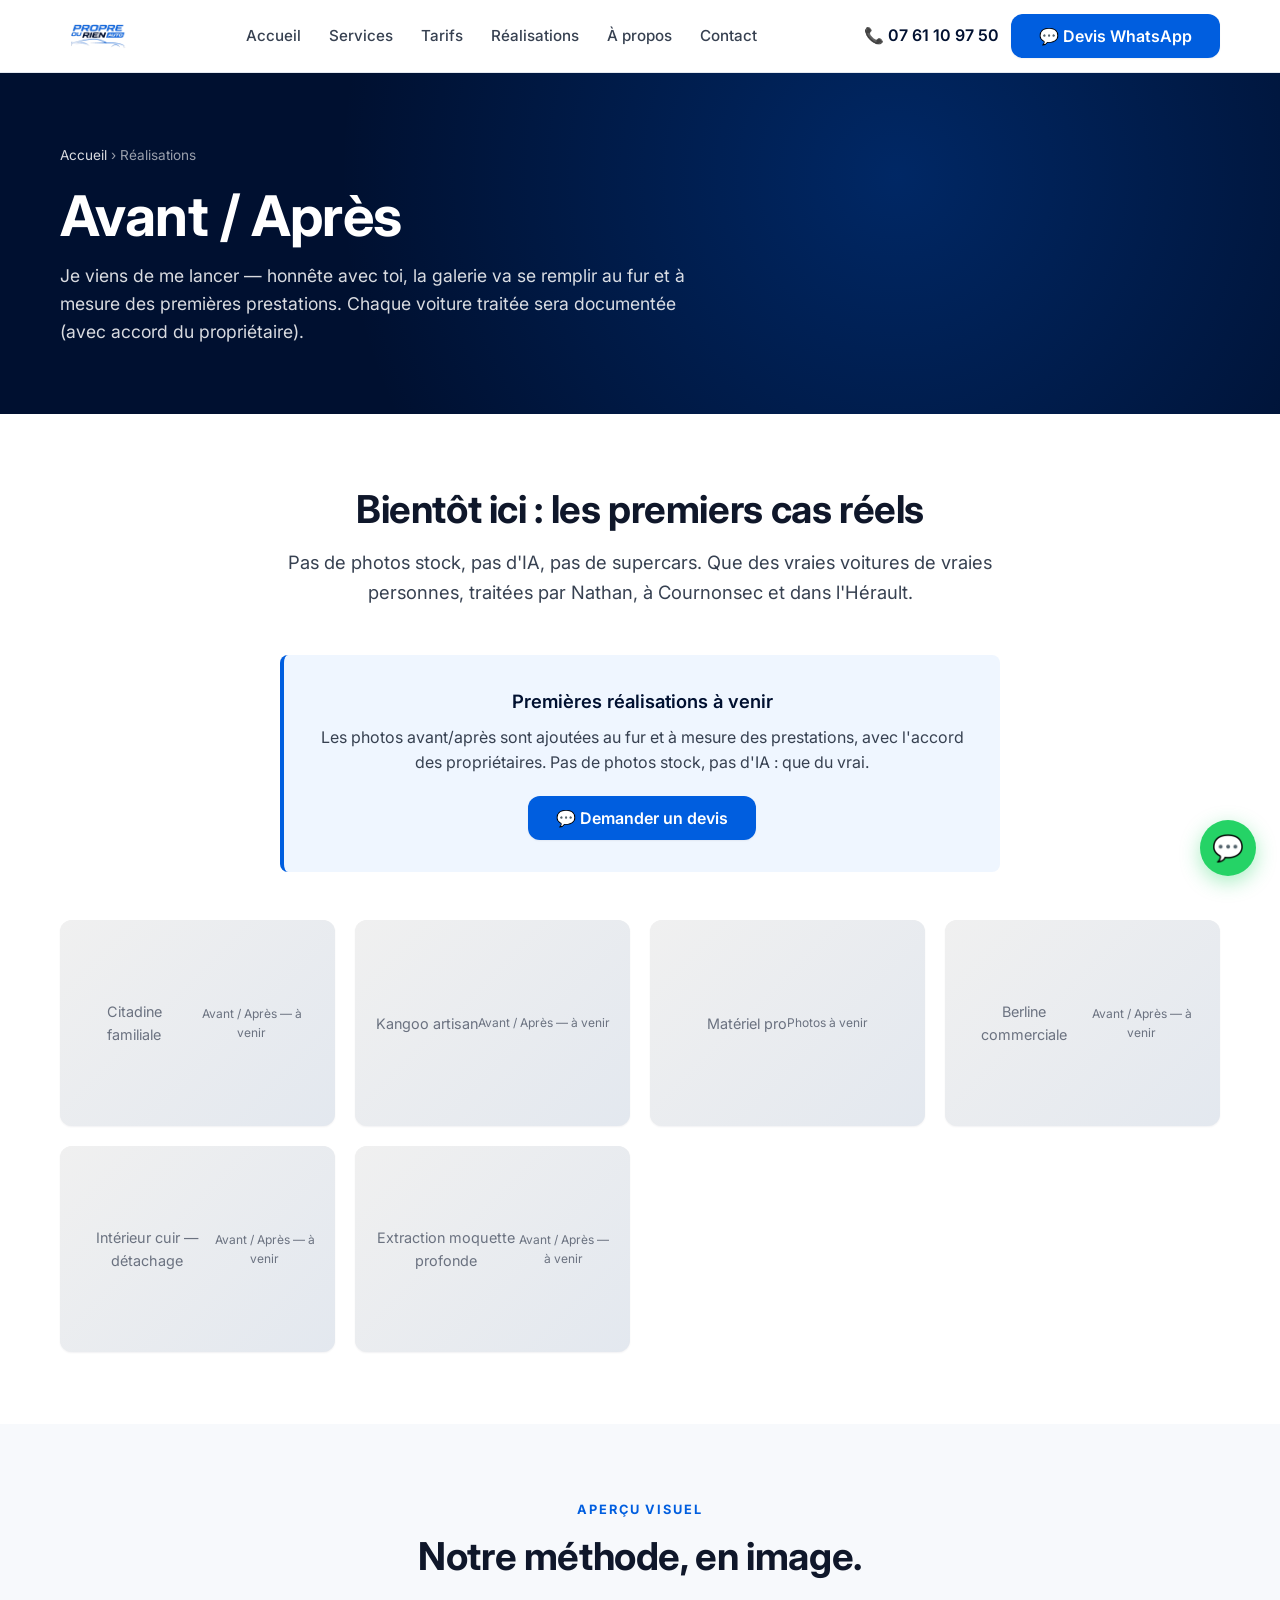
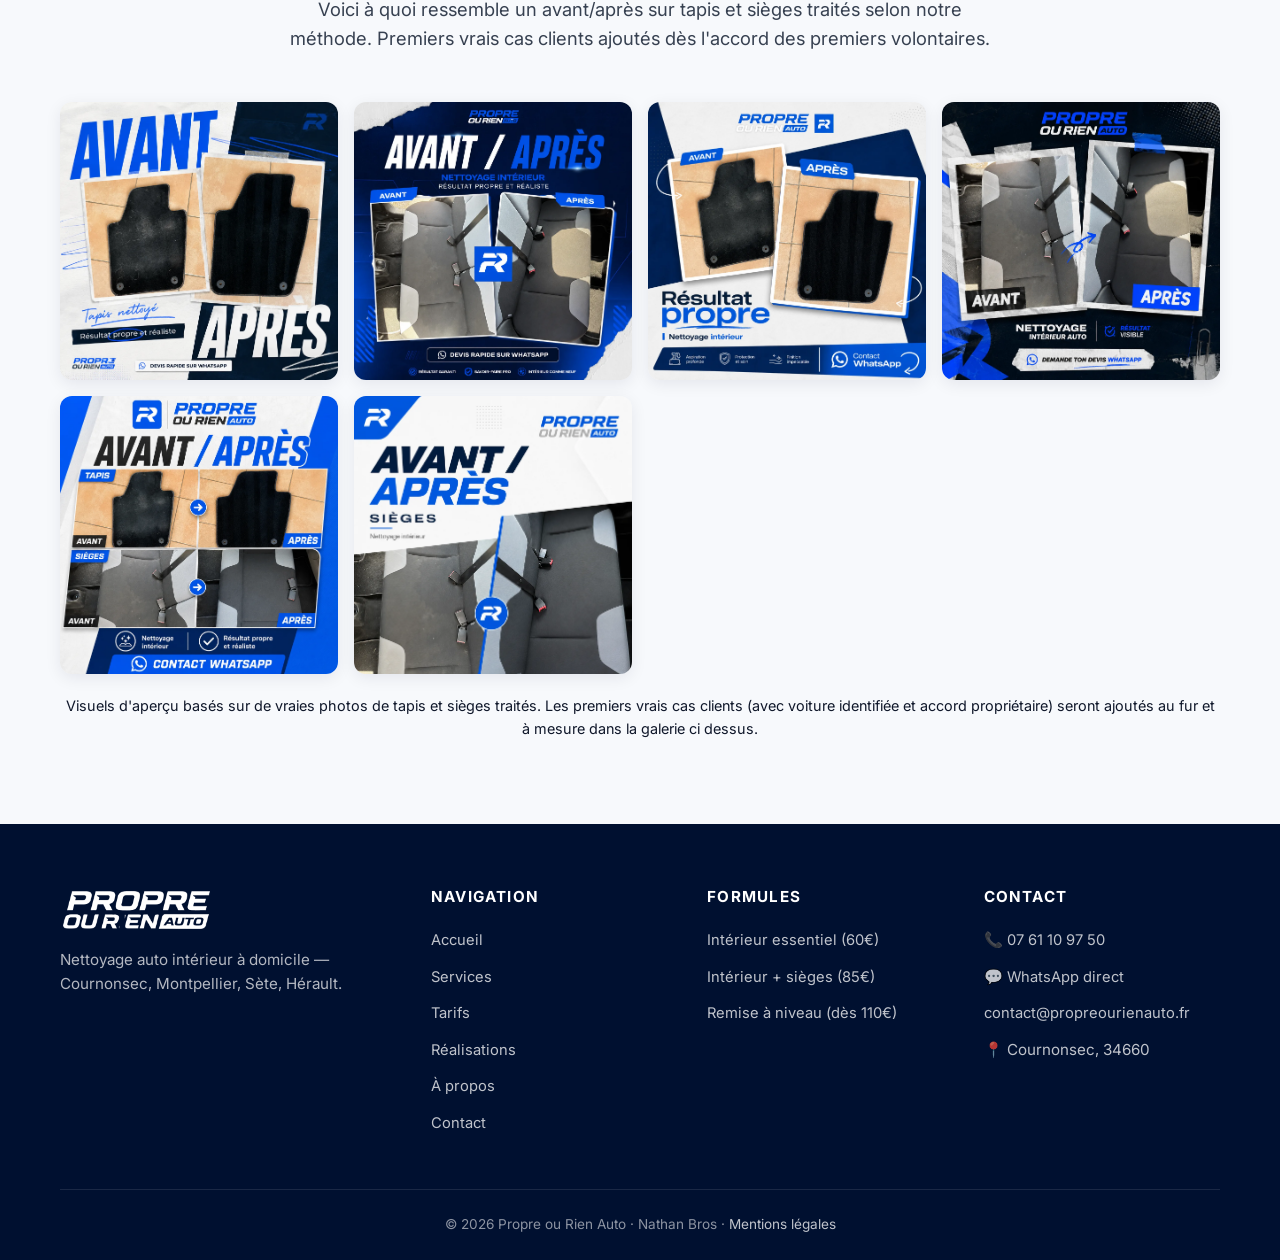
<file: realisations.html>
<!doctype html>
<html lang="fr">
<head>
  <meta charset="utf-8" />
  <meta name="viewport" content="width=device-width, initial-scale=1" />
  <title>Réalisations | Propre ou Rien Auto — Avant / Après Hérault</title>
  <meta name="description" content="Galerie avant/après des nettoyages intérieur réalisés par Nathan à Cournonsec, Montpellier et dans l'Hérault. Premières photos à venir." />
  <meta name="robots" content="index, follow" />
  <meta name="theme-color" content="#005EDF" />
  <meta property="og:title" content="Réalisations — Avant / Après | Propre ou Rien Auto" />
  <meta property="og:description" content="Galerie avant/après des nettoyages intérieur réalisés par Nathan. Photos avant/après réelles, ajoutées au fil des prestations — que du vrai, aucun stock." />
  <meta property="og:type" content="website" />
  <meta property="og:url" content="https://propreourienauto.fr/realisations.html" />
  <meta property="og:locale" content="fr_FR" />
  <meta property="og:site_name" content="Propre ou Rien Auto" />
  <meta property="og:image" content="https://propreourienauto.fr/assets/img/og-preview-1200x630.jpg" />
  <meta property="og:image:width" content="1200" />
  <meta property="og:image:height" content="630" />
  <meta property="og:image:type" content="image/jpeg" />
  <meta property="og:image:secure_url" content="https://propreourienauto.fr/assets/img/og-preview-1200x630.jpg" />
  <meta property="og:image:alt" content="Intérieur Peugeot 208 nettoyé par Propre ou Rien Auto" />
  <meta name="twitter:card" content="summary_large_image" />
  <link rel="canonical" href="https://propreourienauto.fr/realisations.html" />
  <link rel="icon" type="image/x-icon" href="/assets/favicon/favicon.ico" />
  <link rel="apple-touch-icon" sizes="180x180" href="/assets/favicon/apple-touch-icon.png" />
  <link rel="preconnect" href="https://fonts.googleapis.com">
  <link rel="preconnect" href="https://fonts.gstatic.com" crossorigin>
  <link href="https://fonts.googleapis.com/css2?family=Inter:wght@400;500;600;700;800&display=swap" rel="stylesheet">
  <link rel="stylesheet" href="/assets/css/styles.css" />
</head>
<body>

<header class="site-header">
  <div class="container">
    <nav class="nav" aria-label="Navigation principale">
      <a href="/" class="nav-logo"><img src="/assets/logo/logo-menu.png" alt="Propre ou Rien Auto" width="220" height="63" /></a>
      <ul class="nav-links">
        <li><a href="/">Accueil</a></li><li><a href="/services.html">Services</a></li><li><a href="/tarifs.html">Tarifs</a></li><li><a href="/realisations.html">Réalisations</a></li><li><a href="/a-propos.html">À propos</a></li><li><a href="/contact.html">Contact</a></li>
      </ul>
      <div class="nav-cta"><a href="tel:+33761109750" class="nav-tel">📞 07 61 10 97 50</a><a href="https://wa.me/33761109750?text=Salut%20Nathan%2C%20je%20voudrais%20un%20devis%20pour%20ma%20voiture.%20Je%20t%27envoie%203%20photos%20%3A" class="btn btn-primary">💬 Devis WhatsApp</a></div>
      <button class="nav-toggle" aria-label="Menu" aria-expanded="false"><span></span></button>
    </nav>
  </div>
</header>

<section class="page-header">
  <div class="container">
    <div class="breadcrumb"><a href="/">Accueil</a> › Réalisations</div>
    <h1>Avant / Après</h1>
    <p>Je viens de me lancer — honnête avec toi, la galerie va se remplir au fur et à mesure des premières prestations. Chaque voiture traitée sera documentée (avec accord du propriétaire).</p>
  </div>
</section>

<section class="section">
  <div class="container">
    <div class="section-header">
      <h2>Bientôt ici : les premiers cas réels</h2>
      <p class="lead">Pas de photos stock, pas d'IA, pas de supercars. Que des vraies voitures de vraies personnes, traitées par Nathan, à Cournonsec et dans l'Hérault.</p>
    </div>
    <div style="background: #eff6ff; border-left: 4px solid #005EDF; border-radius: 8px; padding: 32px; max-width: 720px; margin: 0 auto 48px; text-align: center;">
      <p style="font-size: 1.15rem; color: #001030; font-weight: 600; margin-bottom: 8px;">Premières réalisations à venir</p>
      <p style="color: #374151; margin-bottom: 20px;">Les photos avant/après sont ajoutées au fur et à mesure des prestations, avec l'accord des propriétaires. Pas de photos stock, pas d'IA : que du vrai.</p>
      <a href="https://wa.me/33761109750?text=Salut%20Nathan%2C%20je%20voudrais%20un%20devis%20pour%20ma%20voiture.%20Je%20t%27envoie%203%20photos%20%3A" class="btn btn-primary">💬 Demander un devis</a>
    </div>
    <div class="gallery-grid">
      <div class="gallery-item"><div class="gallery-placeholder">Citadine familiale<br><small>Avant / Après — à venir</small></div></div>
      <div class="gallery-item"><div class="gallery-placeholder">Kangoo artisan<br><small>Avant / Après — à venir</small></div></div>
      <div class="gallery-item"><div class="gallery-placeholder">Matériel pro<br><small>Photos à venir</small></div></div>
      <div class="gallery-item"><div class="gallery-placeholder">Berline commerciale<br><small>Avant / Après — à venir</small></div></div>
      <div class="gallery-item"><div class="gallery-placeholder">Intérieur cuir — détachage<br><small>Avant / Après — à venir</small></div></div>
      <div class="gallery-item"><div class="gallery-placeholder">Extraction moquette profonde<br><small>Avant / Après — à venir</small></div></div>
    </div>
  </div>
</section>

<section class="section bg-gray" id="apercu-methode">
  <div class="container">
    <div class="section-header">
      <span class="eyebrow">Aperçu visuel</span>
      <h2>Notre méthode, en image.</h2>
      <p class="lead">Voici à quoi ressemble un avant/après sur tapis et sièges traités selon notre méthode. Premiers vrais cas clients ajoutés dès l'accord des premiers volontaires.</p>
    </div>
    <div style="display: grid; grid-template-columns: repeat(auto-fill, minmax(220px, 1fr)); gap: 16px; margin-top: 24px;">
      <a href="assets/img/avant-apres/01-tapis-split-classic-insta.jpg" target="_blank" rel="noopener" style="display: block; border-radius: 12px; overflow: hidden; box-shadow: var(--shadow); aspect-ratio: 1/1;">
        <picture>
          <source srcset="assets/img/avant-apres/01-tapis-split-classic.webp" type="image/webp" />
          <img src="assets/img/avant-apres/01-tapis-split-classic.jpg" alt="Avant après tapis voiture, méthode Propre ou Rien Auto" style="width: 100%; height: 100%; object-fit: cover; display: block;" loading="lazy" />
        </picture>
      </a>
      <a href="assets/img/avant-apres/05-sieges-rayons-navy-insta.jpg" target="_blank" rel="noopener" style="display: block; border-radius: 12px; overflow: hidden; box-shadow: var(--shadow); aspect-ratio: 1/1;">
        <picture>
          <source srcset="assets/img/avant-apres/05-sieges-rayons-navy.webp" type="image/webp" />
          <img src="assets/img/avant-apres/05-sieges-rayons-navy.jpg" alt="Avant après sièges tissu voiture, shampouinage pro" style="width: 100%; height: 100%; object-fit: cover; display: block;" loading="lazy" />
        </picture>
      </a>
      <a href="assets/img/avant-apres/04-tapis-polaroid-navy-insta.jpg" target="_blank" rel="noopener" style="display: block; border-radius: 12px; overflow: hidden; box-shadow: var(--shadow); aspect-ratio: 1/1;">
        <picture>
          <source srcset="assets/img/avant-apres/04-tapis-polaroid-navy.webp" type="image/webp" />
          <img src="assets/img/avant-apres/04-tapis-polaroid-navy.jpg" alt="Avant après tapis voiture style polaroid" style="width: 100%; height: 100%; object-fit: cover; display: block;" loading="lazy" />
        </picture>
      </a>
      <a href="assets/img/avant-apres/07-sieges-polaroid-tape-insta.jpg" target="_blank" rel="noopener" style="display: block; border-radius: 12px; overflow: hidden; box-shadow: var(--shadow); aspect-ratio: 1/1;">
        <picture>
          <source srcset="assets/img/avant-apres/07-sieges-polaroid-tape.webp" type="image/webp" />
          <img src="assets/img/avant-apres/07-sieges-polaroid-tape.jpg" alt="Avant après sièges textile voiture" style="width: 100%; height: 100%; object-fit: cover; display: block;" loading="lazy" />
        </picture>
      </a>
      <a href="assets/img/avant-apres/11-combo-tapis-sieges-quad-insta.jpg" target="_blank" rel="noopener" style="display: block; border-radius: 12px; overflow: hidden; box-shadow: var(--shadow); aspect-ratio: 1/1;">
        <picture>
          <source srcset="assets/img/avant-apres/11-combo-tapis-sieges-quad.webp" type="image/webp" />
          <img src="assets/img/avant-apres/11-combo-tapis-sieges-quad.jpg" alt="Avant après combo tapis et sièges nettoyage intérieur complet" style="width: 100%; height: 100%; object-fit: cover; display: block;" loading="lazy" />
        </picture>
      </a>
      <a href="assets/img/avant-apres/14-sieges-overhead-clean-insta.jpg" target="_blank" rel="noopener" style="display: block; border-radius: 12px; overflow: hidden; box-shadow: var(--shadow); aspect-ratio: 1/1;">
        <picture>
          <source srcset="assets/img/avant-apres/14-sieges-overhead-clean.webp" type="image/webp" />
          <img src="assets/img/avant-apres/14-sieges-overhead-clean.jpg" alt="Avant après sièges vue overhead" style="width: 100%; height: 100%; object-fit: cover; display: block;" loading="lazy" />
        </picture>
      </a>
    </div>
    <p style="text-align: center; color: var(--gray-600); font-size: .9rem; margin-top: 20px;">Visuels d'aperçu basés sur de vraies photos de tapis et sièges traités. Les premiers vrais cas clients (avec voiture identifiée et accord propriétaire) seront ajoutés au fur et à mesure dans la galerie ci dessus.</p>
  </div>
</section>

<footer class="site-footer">
  <div class="container">
    <div class="footer-grid">
      <div class="footer-brand"><img src="/assets/logo/logo-dark.png" alt="Propre ou Rien Auto" /><p>Nettoyage auto intérieur à domicile — Cournonsec, Montpellier, Sète, Hérault.</p></div>
      <div class="footer-col"><h4>Navigation</h4><ul><li><a href="/">Accueil</a></li><li><a href="/services.html">Services</a></li><li><a href="/tarifs.html">Tarifs</a></li><li><a href="/realisations.html">Réalisations</a></li><li><a href="/a-propos.html">À propos</a></li><li><a href="/contact.html">Contact</a></li></ul></div>
      <div class="footer-col"><h4>Formules</h4><ul><li><a href="services.html#base">Intérieur essentiel (60€)</a></li><li><a href="services.html#siege">Intérieur + sièges (85€)</a></li><li><a href="services.html#remise">Remise à niveau (dès 110€)</a></li></ul></div>
      <div class="footer-col"><h4>Contact</h4><ul><li>📞 <a href="tel:+33761109750">07 61 10 97 50</a></li><li>💬 <a href="https://wa.me/33761109750">WhatsApp direct</a></li><li><a href="mailto:contact@propreourienauto.fr">contact@propreourienauto.fr</a></li><li>📍 Cournonsec, 34660</li></ul></div>
    </div>
    <div class="footer-bottom">© 2026 Propre ou Rien Auto · Nathan Bros · <a href="/mentions-legales.html">Mentions légales</a></div>
  </div>
</footer>
<a href="https://wa.me/33761109750?text=Salut%20Nathan%2C%20je%20voudrais%20un%20devis%20pour%20ma%20voiture.%20Je%20t%27envoie%203%20photos%20%3A" class="wa-float" aria-label="WhatsApp Nathan">💬</a>
<script src="/assets/js/main.js" defer></script>
</body>
</html>
</file>
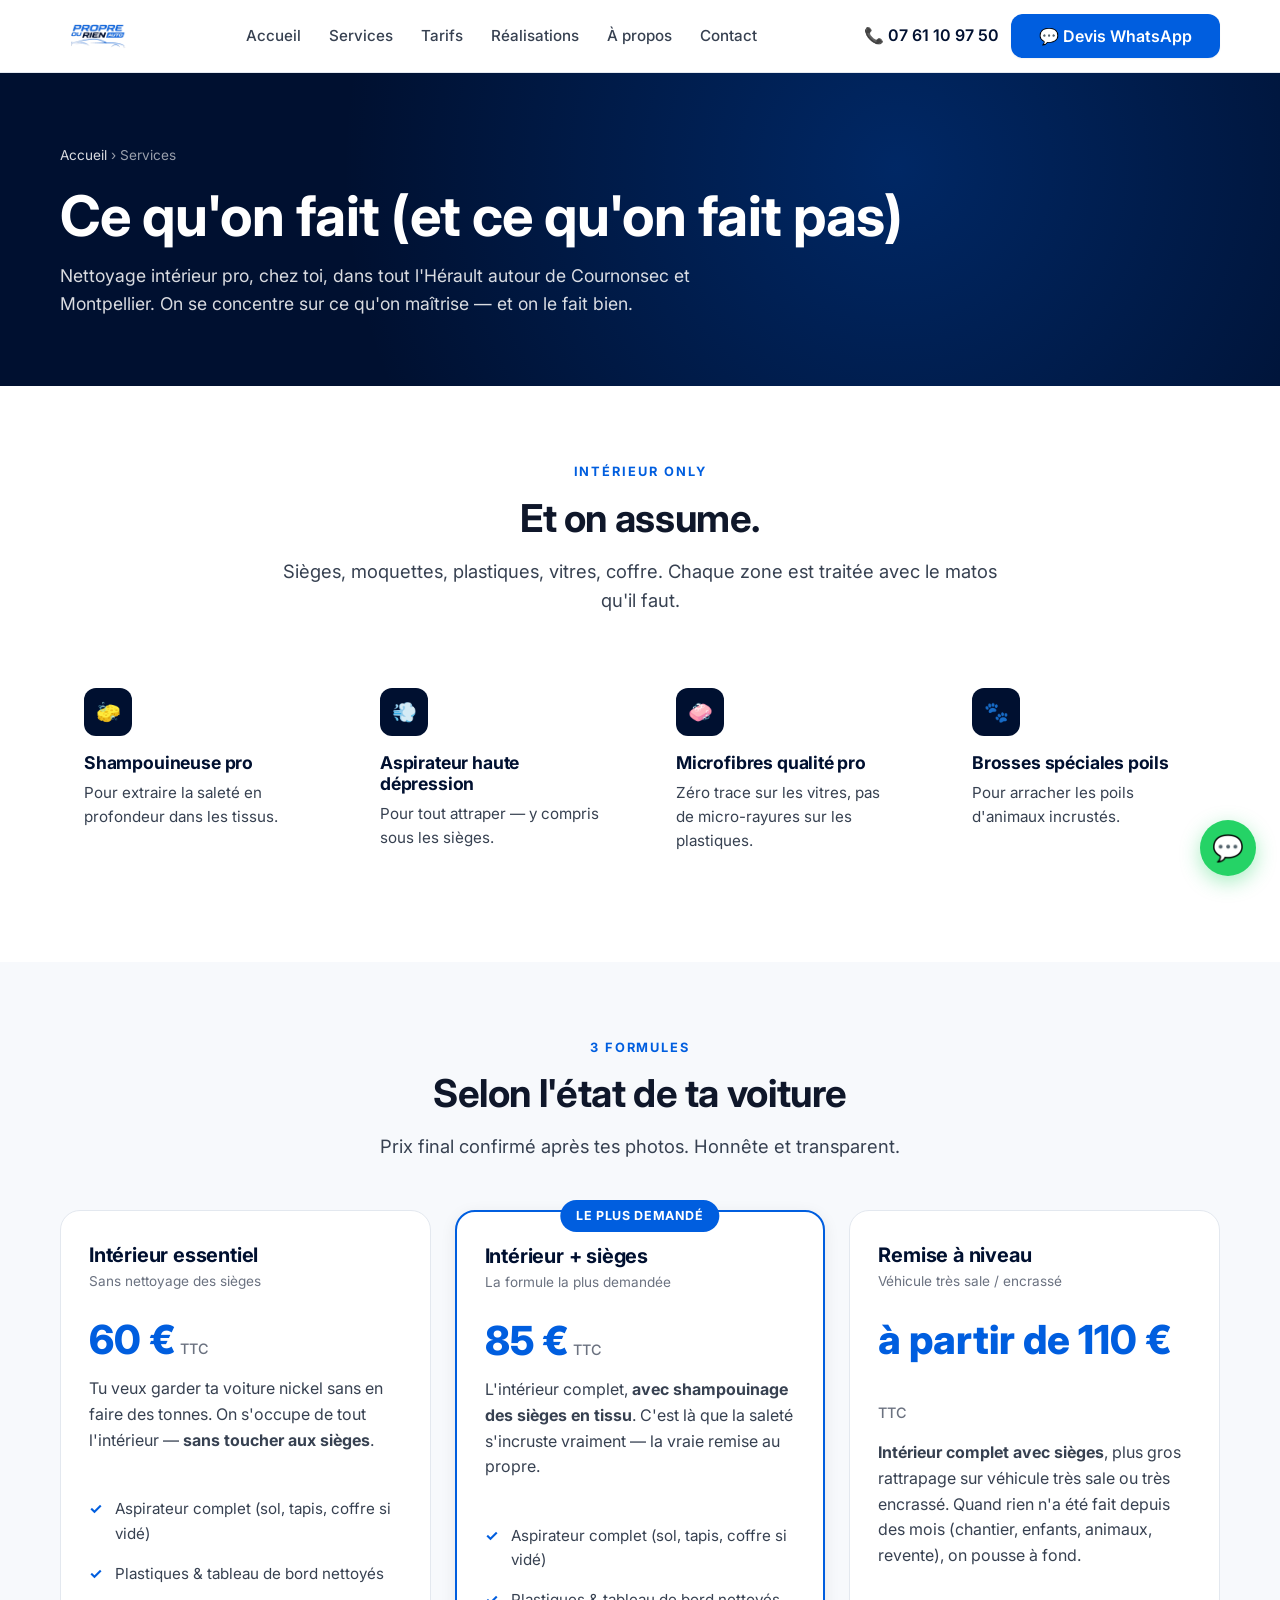
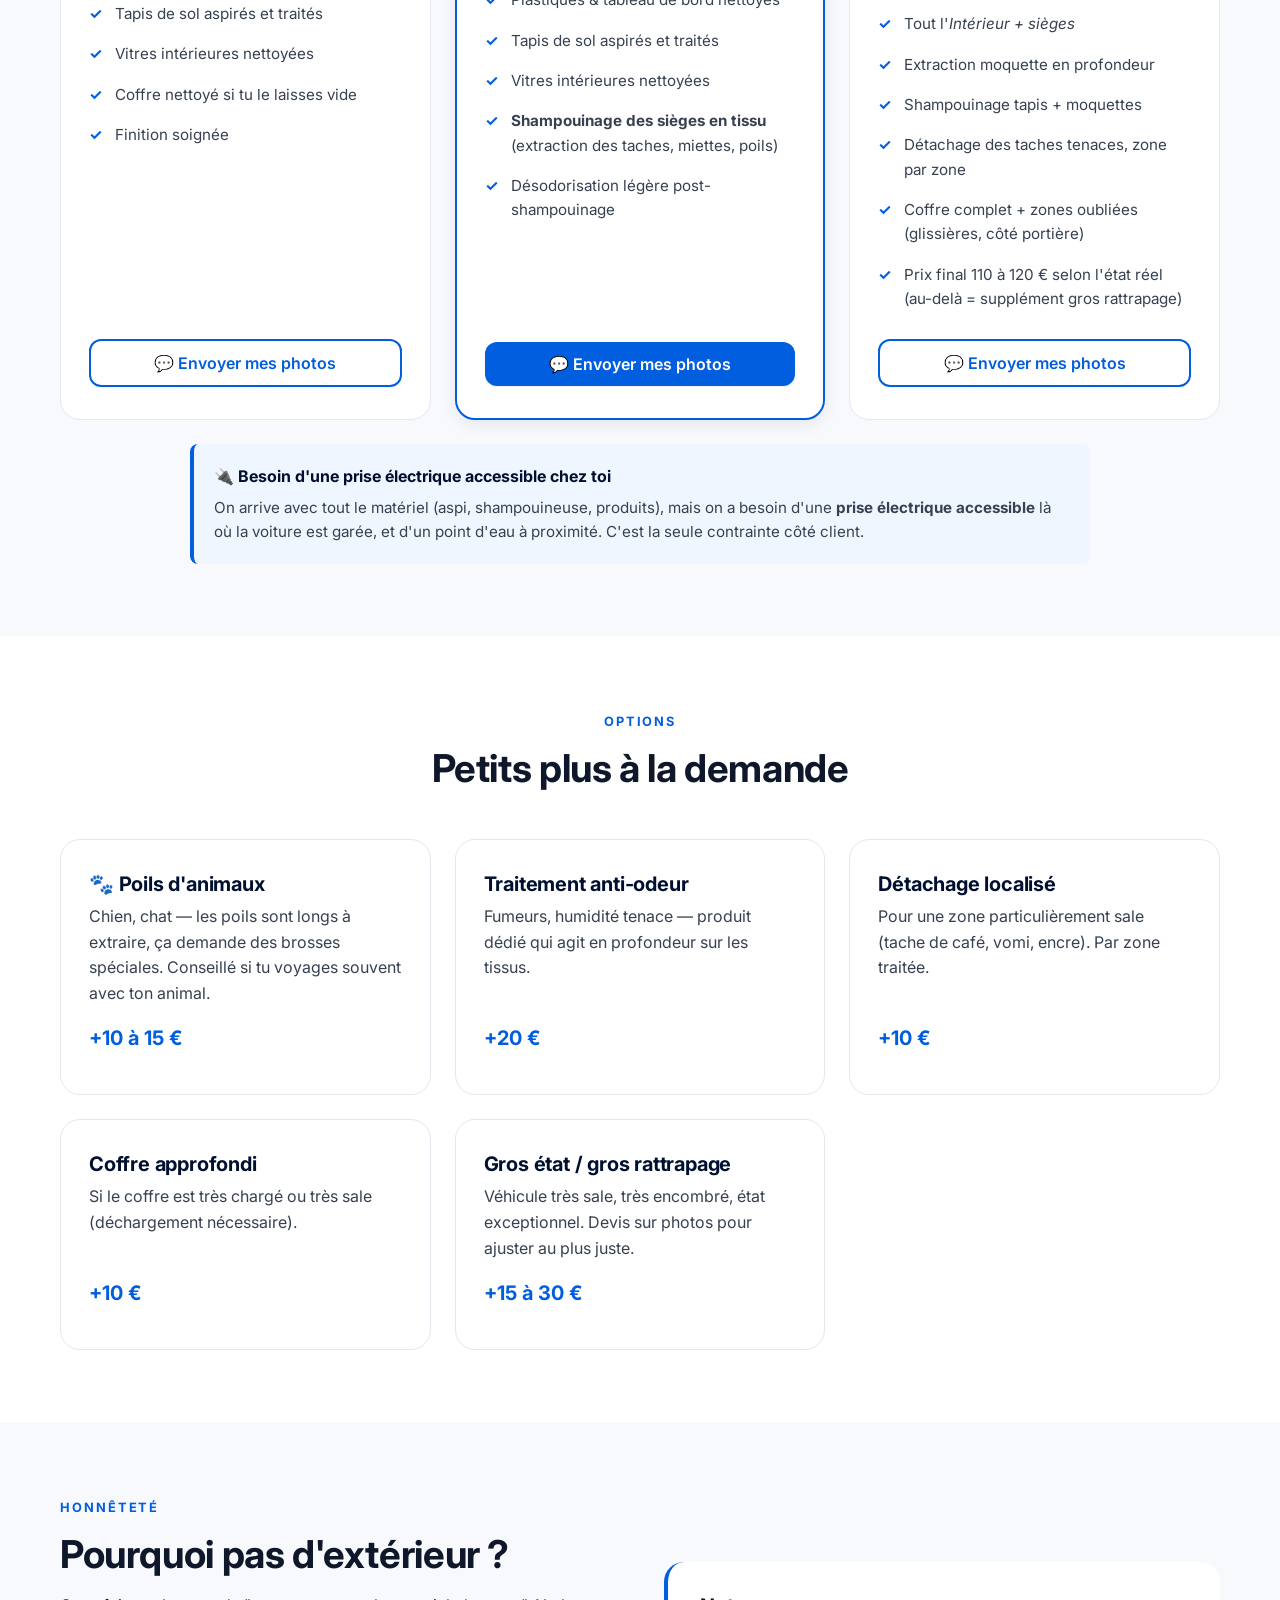
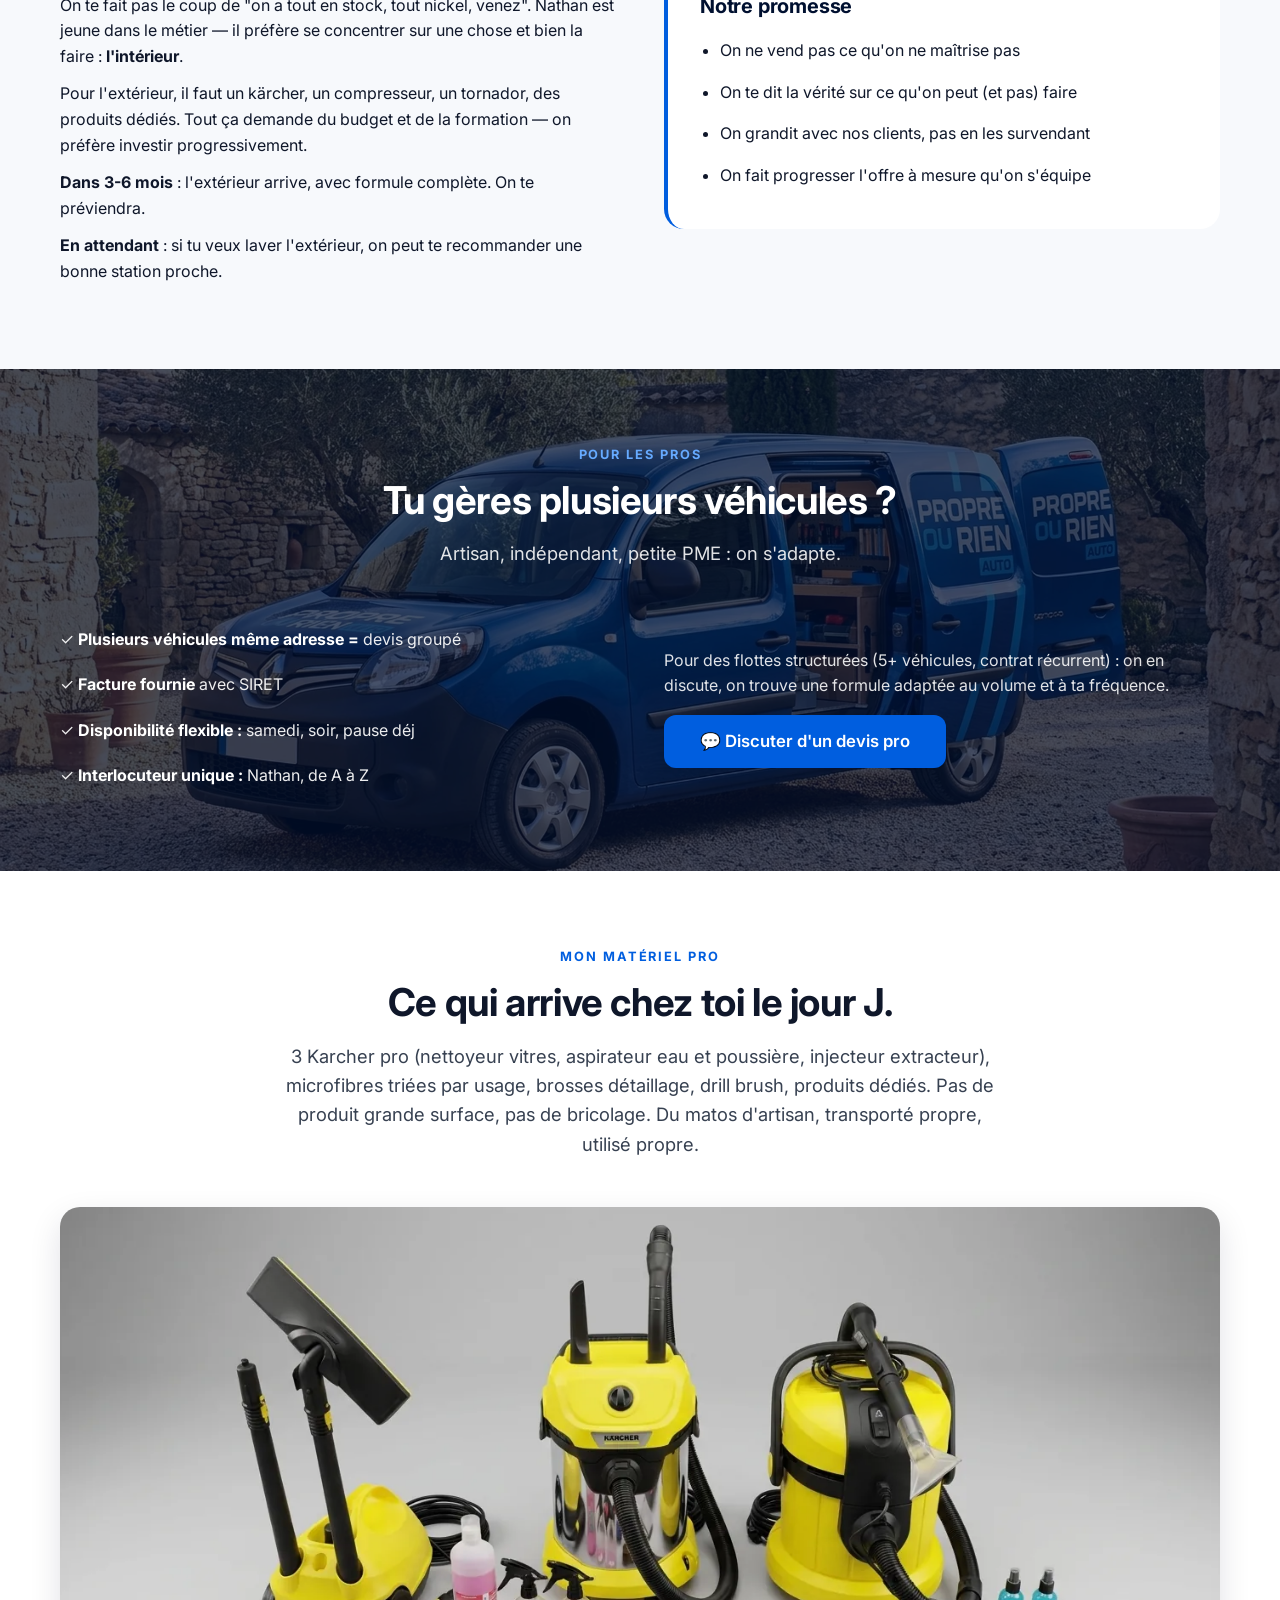
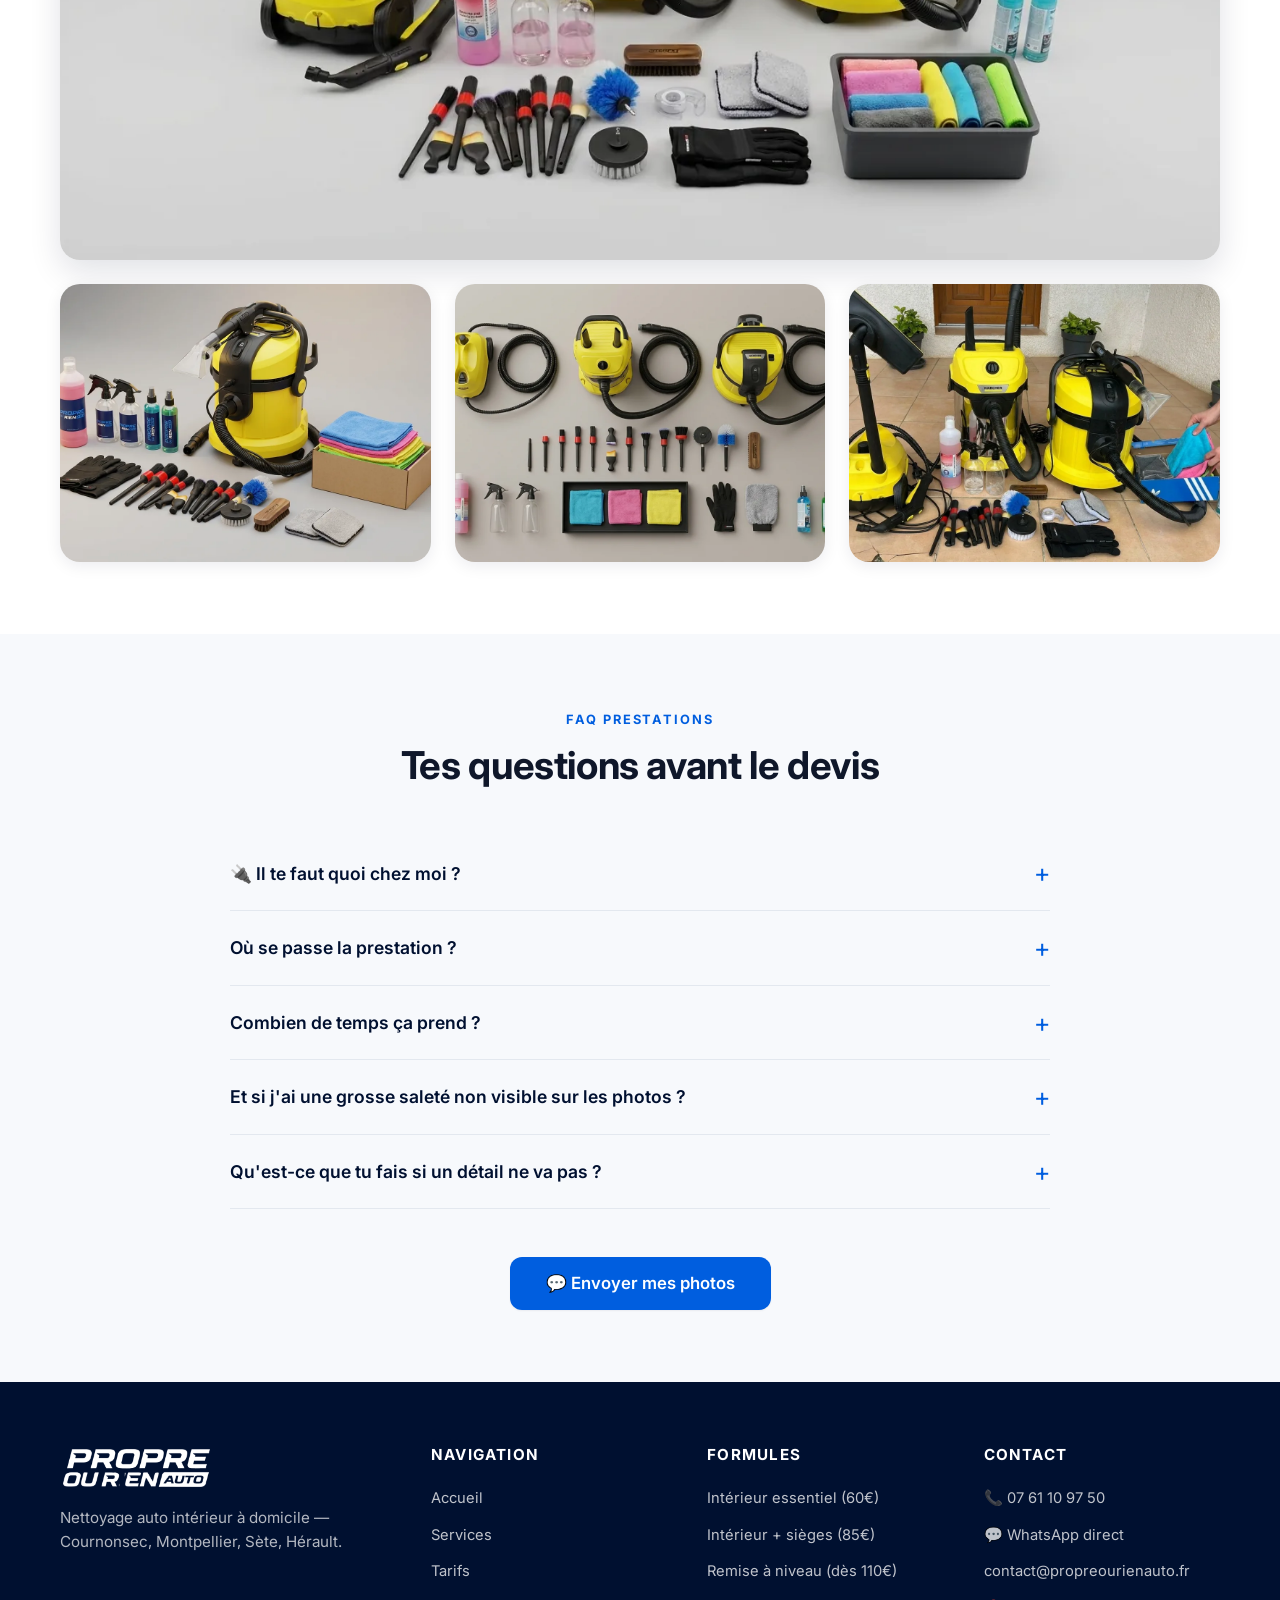
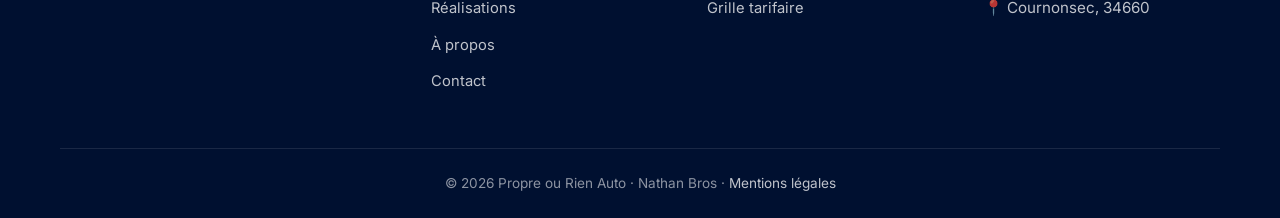
<file: services.html>
<!doctype html>
<html lang="fr">
<head>
  <meta charset="utf-8" />
  <meta name="viewport" content="width=device-width, initial-scale=1" />
  <title>Services de nettoyage auto intérieur | Propre ou Rien Auto Hérault</title>
  <meta name="description" content="3 formules intérieur à domicile : Intérieur essentiel 60€, Intérieur + sièges 85€, Remise à niveau dès 110€. À Cournonsec, Montpellier, Sète, Hérault." />
  <meta name="robots" content="index, follow" />
  <meta name="theme-color" content="#005EDF" />
  <meta property="og:title" content="Nos formules — Propre ou Rien Auto" />
  <meta property="og:description" content="3 formules intérieur à domicile. Prix selon état. Devis WhatsApp en 1h." />
  <meta property="og:type" content="website" />
  <meta property="og:url" content="https://propreourienauto.fr/services.html" />
  <meta property="og:locale" content="fr_FR" />
  <meta property="og:site_name" content="Propre ou Rien Auto" />
  <meta property="og:image" content="https://propreourienauto.fr/assets/img/materiel/site-materiel-pack.jpg" />
  <meta property="og:image:width" content="1920" />
  <meta property="og:image:height" content="1080" />
  <meta name="twitter:card" content="summary_large_image" />
  <link rel="canonical" href="https://propreourienauto.fr/services.html" />

  <script type="application/ld+json">
  {
    "@context": "https://schema.org",
    "@type": "AutomotiveBusiness",
    "@id": "https://propreourienauto.fr/#business",
    "name": "Propre ou Rien Auto",
    "url": "https://propreourienauto.fr",
    "image": "https://propreourienauto.fr/assets/logo/logo-light.png",
    "telephone": "+33761109750",
    "email": "contact@propreourienauto.fr",
    "address": {
      "@type": "PostalAddress",
      "addressLocality": "Cournonsec",
      "postalCode": "34660",
      "addressRegion": "Hérault",
      "addressCountry": "FR"
    },
    "areaServed": [
      { "@type": "City", "name": "Cournonsec" },
      { "@type": "City", "name": "Montpellier" },
      { "@type": "AdministrativeArea", "name": "Hérault" }
    ],
    "openingHoursSpecification": [
      { "@type": "OpeningHoursSpecification", "dayOfWeek": ["Monday","Tuesday","Wednesday","Thursday","Friday"], "opens": "09:00", "closes": "19:00" },
      { "@type": "OpeningHoursSpecification", "dayOfWeek": ["Saturday"], "opens": "09:00", "closes": "18:00" }
    ],
    "priceRange": "60€-120€",
    "hasOfferCatalog": {
      "@type": "OfferCatalog",
      "name": "Formules nettoyage auto intérieur",
      "itemListElement": [
        { "@type": "Offer", "itemOffered": { "@type": "Service", "name": "Intérieur essentiel" }, "price": "60", "priceCurrency": "EUR" },
        { "@type": "Offer", "itemOffered": { "@type": "Service", "name": "Intérieur + sièges" }, "price": "85", "priceCurrency": "EUR" },
        { "@type": "Offer", "itemOffered": { "@type": "Service", "name": "Remise à niveau" }, "price": "110", "priceCurrency": "EUR" }
      ]
    }
  }
  </script>
  <link rel="icon" type="image/x-icon" href="/assets/favicon/favicon.ico" />
  <link rel="apple-touch-icon" sizes="180x180" href="/assets/favicon/apple-touch-icon.png" />
  <link rel="preconnect" href="https://fonts.googleapis.com">
  <link rel="preconnect" href="https://fonts.gstatic.com" crossorigin>
  <link href="https://fonts.googleapis.com/css2?family=Inter:wght@400;500;600;700;800&display=swap" rel="stylesheet">
  <link rel="stylesheet" href="/assets/css/styles.css" />
</head>
<body>

<header class="site-header">
  <div class="container">
    <nav class="nav" aria-label="Navigation principale">
      <a href="/" class="nav-logo"><img src="/assets/logo/logo-menu.png" alt="Propre ou Rien Auto" width="220" height="63" /></a>
      <ul class="nav-links">
        <li><a href="/">Accueil</a></li>
        <li><a href="/services.html">Services</a></li>
        <li><a href="/tarifs.html">Tarifs</a></li>
        <li><a href="/realisations.html">Réalisations</a></li>
        <li><a href="/a-propos.html">À propos</a></li>
        <li><a href="/contact.html">Contact</a></li>
      </ul>
      <div class="nav-cta">
        <a href="tel:+33761109750" class="nav-tel">📞 07 61 10 97 50</a>
        <a href="https://wa.me/33761109750?text=Salut%20Nathan%2C%20je%20voudrais%20un%20devis%20pour%20ma%20voiture.%20Je%20t%27envoie%203%20photos%20%3A" class="btn btn-primary">💬 Devis WhatsApp</a>
      </div>
      <button class="nav-toggle" aria-label="Menu" aria-expanded="false"><span></span></button>
    </nav>
  </div>
</header>

<section class="page-header">
  <div class="container">
    <div class="breadcrumb"><a href="/">Accueil</a> › Services</div>
    <h1>Ce qu'on fait (et ce qu'on fait pas)</h1>
    <p>Nettoyage intérieur pro, chez toi, dans tout l'Hérault autour de Cournonsec et Montpellier. On se concentre sur ce qu'on maîtrise — et on le fait bien.</p>
  </div>
</section>

<!-- Intro matos -->
<section class="section">
  <div class="container">
    <div class="section-header">
      <span class="eyebrow">Intérieur only</span>
      <h2>Et on assume.</h2>
      <p class="lead">Sièges, moquettes, plastiques, vitres, coffre. Chaque zone est traitée avec le matos qu'il faut.</p>
    </div>
    <div class="features-grid" style="margin-top: 32px;">
      <div class="feature"><div class="feature-icon">🧽</div><h3>Shampouineuse pro</h3><p>Pour extraire la saleté en profondeur dans les tissus.</p></div>
      <div class="feature"><div class="feature-icon">💨</div><h3>Aspirateur haute dépression</h3><p>Pour tout attraper — y compris sous les sièges.</p></div>
      <div class="feature"><div class="feature-icon">🧼</div><h3>Microfibres qualité pro</h3><p>Zéro trace sur les vitres, pas de micro-rayures sur les plastiques.</p></div>
      <div class="feature"><div class="feature-icon">🐾</div><h3>Brosses spéciales poils</h3><p>Pour arracher les poils d'animaux incrustés.</p></div>
    </div>
  </div>
</section>

<!-- 3 formules -->
<section class="section bg-gray" id="formules">
  <div class="container">
    <div class="section-header">
      <span class="eyebrow">3 formules</span>
      <h2>Selon l'état de ta voiture</h2>
      <p class="lead">Prix final confirmé après tes photos. Honnête et transparent.</p>
    </div>
    <div class="pricing-grid">
      <div class="price-card" id="base">
        <h3>Intérieur essentiel</h3>
        <p class="price-duration">Sans nettoyage des sièges</p>
        <div class="price">60 €<small> TTC</small></div>
        <p style="color: var(--gray-700); margin-bottom: 16px;">Tu veux garder ta voiture nickel sans en faire des tonnes. On s'occupe de tout l'intérieur — <strong>sans toucher aux sièges</strong>.</p>
        <ul>
          <li>Aspirateur complet (sol, tapis, coffre si vidé)</li>
          <li>Plastiques &amp; tableau de bord nettoyés</li>
          <li>Tapis de sol aspirés et traités</li>
          <li>Vitres intérieures nettoyées</li>
          <li>Coffre nettoyé si tu le laisses vide</li>
          <li>Finition soignée</li>
        </ul>
        <a href="https://wa.me/33761109750?text=Salut%20Nathan%2C%20je%20veux%20un%20devis%20Int%C3%A9rieur%20essentiel%20%2860%E2%82%AC%29.%20Voici%203%20photos%20%3A" class="btn btn-secondary">💬 Envoyer mes photos</a>
      </div>
      <div class="price-card popular" id="siege">
        <h3>Intérieur + sièges</h3>
        <p class="price-duration">La formule la plus demandée</p>
        <div class="price">85 €<small> TTC</small></div>
        <p style="color: var(--gray-700); margin-bottom: 16px;">L'intérieur complet, <strong>avec shampouinage des sièges en tissu</strong>. C'est là que la saleté s'incruste vraiment — la vraie remise au propre.</p>
        <ul>
          <li>Aspirateur complet (sol, tapis, coffre si vidé)</li>
          <li>Plastiques &amp; tableau de bord nettoyés</li>
          <li>Tapis de sol aspirés et traités</li>
          <li>Vitres intérieures nettoyées</li>
          <li><strong>Shampouinage des sièges en tissu</strong> (extraction des taches, miettes, poils)</li>
          <li>Désodorisation légère post-shampouinage</li>
        </ul>
        <a href="https://wa.me/33761109750?text=Salut%20Nathan%2C%20je%20veux%20un%20devis%20Int%C3%A9rieur%20%2B%20si%C3%A8ges%20%2885%E2%82%AC%29.%20Voici%203%20photos%20%3A" class="btn btn-primary">💬 Envoyer mes photos</a>
      </div>
      <div class="price-card" id="remise">
        <h3>Remise à niveau</h3>
        <p class="price-duration">Véhicule très sale / encrassé</p>
        <div class="price">à partir de 110 €<small> TTC</small></div>
        <p style="color: var(--gray-700); margin-bottom: 16px;"><strong>Intérieur complet avec sièges</strong>, plus gros rattrapage sur véhicule très sale ou très encrassé. Quand rien n'a été fait depuis des mois (chantier, enfants, animaux, revente), on pousse à fond.</p>
        <ul>
          <li>Tout l'<em>Intérieur + sièges</em></li>
          <li>Extraction moquette en profondeur</li>
          <li>Shampouinage tapis + moquettes</li>
          <li>Détachage des taches tenaces, zone par zone</li>
          <li>Coffre complet + zones oubliées (glissières, côté portière)</li>
          <li>Prix final 110 à 120 € selon l'état réel (au-delà = supplément gros rattrapage)</li>
        </ul>
        <a href="https://wa.me/33761109750?text=Salut%20Nathan%2C%20je%20veux%20un%20devis%20Remise%20%C3%A0%20niveau.%20Voici%203%20photos%20%3A" class="btn btn-secondary">💬 Envoyer mes photos</a>
      </div>
    </div>

    <div style="margin-top: 24px; padding: 20px; background: #eff6ff; border-left: 4px solid var(--blue); border-radius: 8px; max-width: 900px; margin-left: auto; margin-right: auto;">
      <strong style="color: var(--navy-deep);">🔌 Besoin d'une prise électrique accessible chez toi</strong>
      <p style="color: var(--gray-700); font-size: .95rem; margin: 6px 0 0;">On arrive avec tout le matériel (aspi, shampouineuse, produits), mais on a besoin d'une <strong>prise électrique accessible</strong> là où la voiture est garée, et d'un point d'eau à proximité. C'est la seule contrainte côté client.</p>
    </div>
  </div>
</section>

<!-- Options -->
<section class="section">
  <div class="container">
    <div class="section-header">
      <span class="eyebrow">Options</span>
      <h2>Petits plus à la demande</h2>
    </div>
    <div class="cards-grid">
      <div class="card"><h3>🐾 Poils d'animaux</h3><p>Chien, chat — les poils sont longs à extraire, ça demande des brosses spéciales. Conseillé si tu voyages souvent avec ton animal.</p><span class="card-price">+10 à 15 €</span></div>
      <div class="card"><h3>Traitement anti-odeur</h3><p>Fumeurs, humidité tenace — produit dédié qui agit en profondeur sur les tissus.</p><span class="card-price">+20 €</span></div>
      <div class="card"><h3>Détachage localisé</h3><p>Pour une zone particulièrement sale (tache de café, vomi, encre). Par zone traitée.</p><span class="card-price">+10 €</span></div>
      <div class="card"><h3>Coffre approfondi</h3><p>Si le coffre est très chargé ou très sale (déchargement nécessaire).</p><span class="card-price">+10 €</span></div>
      <div class="card"><h3>Gros état / gros rattrapage</h3><p>Véhicule très sale, très encombré, état exceptionnel. Devis sur photos pour ajuster au plus juste.</p><span class="card-price">+15 à 30 €</span></div>
    </div>
  </div>
</section>

<!-- Pourquoi pas d'extérieur -->
<section class="section bg-gray">
  <div class="container">
    <div class="two-col">
      <div>
        <span class="eyebrow">Honnêteté</span>
        <h2>Pourquoi pas d'extérieur ?</h2>
        <p>On te fait pas le coup de "on a tout en stock, tout nickel, venez". Nathan est jeune dans le métier — il préfère se concentrer sur une chose et bien la faire : <strong>l'intérieur</strong>.</p>
        <p>Pour l'extérieur, il faut un kärcher, un compresseur, un tornador, des produits dédiés. Tout ça demande du budget et de la formation — on préfère investir progressivement.</p>
        <p><strong>Dans 3-6 mois</strong> : l'extérieur arrive, avec formule complète. On te préviendra.</p>
        <p><strong>En attendant</strong> : si tu veux laver l'extérieur, on peut te recommander une bonne station proche.</p>
      </div>
      <div>
        <div style="background: var(--white); padding: 32px; border-radius: var(--radius-lg); border-left: 4px solid var(--blue);">
          <h3 style="color: var(--navy-deep);">Notre promesse</h3>
          <ul style="padding-left: 20px; margin-top: 12px;">
            <li style="list-style: disc; padding: 8px 0;">On ne vend pas ce qu'on ne maîtrise pas</li>
            <li style="list-style: disc; padding: 8px 0;">On te dit la vérité sur ce qu'on peut (et pas) faire</li>
            <li style="list-style: disc; padding: 8px 0;">On grandit avec nos clients, pas en les survendant</li>
            <li style="list-style: disc; padding: 8px 0;">On fait progresser l'offre à mesure qu'on s'équipe</li>
          </ul>
        </div>
      </div>
    </div>
  </div>
</section>

<!-- Pour les pros -->
<section class="section pro-section">
  <div class="container">
    <div class="section-header">
      <span class="eyebrow" style="color: #66aaff;">Pour les pros</span>
      <h2 style="color: white;">Tu gères plusieurs véhicules ?</h2>
      <p class="lead" style="color: rgba(255,255,255,.88);">Artisan, indépendant, petite PME : on s'adapte.</p>
    </div>
    <div class="two-col" style="margin-top: 24px;">
      <div>
        <ul style="color: rgba(255,255,255,.92);">
          <li style="padding: 10px 0;">✓ <strong style="color: white;">Plusieurs véhicules même adresse =</strong> devis groupé</li>
          <li style="padding: 10px 0;">✓ <strong style="color: white;">Facture fournie</strong> avec SIRET</li>
          <li style="padding: 10px 0;">✓ <strong style="color: white;">Disponibilité flexible :</strong> samedi, soir, pause déj</li>
          <li style="padding: 10px 0;">✓ <strong style="color: white;">Interlocuteur unique :</strong> Nathan, de A à Z</li>
        </ul>
      </div>
      <div>
        <p style="color: rgba(255,255,255,.88); margin-bottom: 16px;">Pour des flottes structurées (5+ véhicules, contrat récurrent) : on en discute, on trouve une formule adaptée au volume et à ta fréquence.</p>
        <a href="https://wa.me/33761109750?text=Salut%20Nathan%2C%20je%20suis%20un%20pro%20et%20j%27ai%20plusieurs%20v%C3%A9hicules%20%C3%A0%20faire.%20On%20peut%20en%20discuter%20%3F" class="btn btn-primary btn-lg">💬 Discuter d'un devis pro</a>
      </div>
    </div>
  </div>
</section>

<!-- Materiel pro -->
<section class="section" id="materiel">
  <div class="container">
    <div class="section-header">
      <span class="eyebrow">Mon matériel pro</span>
      <h2>Ce qui arrive chez toi le jour J.</h2>
      <p class="lead">3 Karcher pro (nettoyeur vitres, aspirateur eau et poussière, injecteur extracteur), microfibres triées par usage, brosses détaillage, drill brush, produits dédiés. Pas de produit grande surface, pas de bricolage. Du matos d'artisan, transporté propre, utilisé propre.</p>
    </div>
    <div style="margin-top: 32px; border-radius: var(--radius-lg); overflow: hidden; box-shadow: var(--shadow-lg);">
      <picture>
        <source srcset="assets/img/materiel/site-materiel-pack.webp" type="image/webp" />
        <img src="assets/img/materiel/site-materiel-pack.jpg" alt="Matériel Propre ou Rien Auto, kit complet aligné en studio" style="width: 100%; aspect-ratio: 16/9; object-fit: cover; display: block;" loading="lazy" />
      </picture>
    </div>
    <div class="cards-grid" style="margin-top: 24px;">
      <div style="border-radius: var(--radius-lg); overflow: hidden; box-shadow: var(--shadow);">
        <picture>
          <source srcset="assets/img/materiel/site-materiel-branded.webp" type="image/webp" />
          <img src="assets/img/materiel/site-materiel-branded.jpg" alt="Sprays Propre ou Rien Auto, étiquetage brandé" style="width: 100%; aspect-ratio: 4/3; object-fit: cover; display: block;" loading="lazy" />
        </picture>
      </div>
      <div style="border-radius: var(--radius-lg); overflow: hidden; box-shadow: var(--shadow);">
        <picture>
          <source srcset="assets/img/materiel/site-materiel-flatlay.webp" type="image/webp" />
          <img src="assets/img/materiel/site-materiel-flatlay.jpg" alt="Vue d'ensemble du matériel détaillage auto à plat" style="width: 100%; aspect-ratio: 4/3; object-fit: cover; display: block;" loading="lazy" />
        </picture>
      </div>
      <div style="border-radius: var(--radius-lg); overflow: hidden; box-shadow: var(--shadow);">
        <picture>
          <source srcset="assets/img/materiel/site-materiel-lifestyle.webp" type="image/webp" />
          <img src="assets/img/materiel/site-materiel-lifestyle.jpg" alt="Nathan attrape une microfibre, prestation à domicile" style="width: 100%; aspect-ratio: 4/3; object-fit: cover; display: block;" loading="lazy" />
        </picture>
      </div>
    </div>
  </div>
</section>

<!-- FAQ -->
<section class="section bg-gray">
  <div class="container">
    <div class="section-header">
      <span class="eyebrow">FAQ prestations</span>
      <h2>Tes questions avant le devis</h2>
    </div>
    <div class="faq-list">
      <div class="faq-item"><button class="faq-question" aria-expanded="false">🔌 Il te faut quoi chez moi ?</button><div class="faq-answer"><div class="faq-answer-inner">Juste <strong>une prise électrique accessible</strong> (pour l'aspi + la shampouineuse) et un point d'eau à proximité. Pas de garage nécessaire : on bosse sur place, là où la voiture est garée.</div></div></div>
      <div class="faq-item"><button class="faq-question" aria-expanded="false">Où se passe la prestation ?</button><div class="faq-answer"><div class="faq-answer-inner">Chez toi, au boulot, là où ta voiture se trouve. J'arrive avec tout le matos. Seules contraintes côté toi : prise électrique accessible et point d'eau à proximité.</div></div></div>
      <div class="faq-item"><button class="faq-question" aria-expanded="false">Combien de temps ça prend ?</button><div class="faq-answer"><div class="faq-answer-inner">Ça dépend de la formule et surtout de l'état de ta voiture. On te donne une estimation au moment du devis. En général, <strong>prévois une demi-matinée ou demi-après-midi</strong> pour être tranquille.</div></div></div>
      <div class="faq-item"><button class="faq-question" aria-expanded="false">Et si j'ai une grosse saleté non visible sur les photos ?</button><div class="faq-answer"><div class="faq-answer-inner">On te le dit sur place avant de commencer. Pas de facturation surprise — soit on adapte le tarif en accord, soit on traite quand même sans toucher au prix.</div></div></div>
      <div class="faq-item"><button class="faq-question" aria-expanded="false">Qu'est-ce que tu fais si un détail ne va pas ?</button><div class="faq-answer"><div class="faq-answer-inner">On te montre le boulot avant de partir. Si un point te semble pas fini, on le reprend sur place. L'objectif : que tu partes content — pas qu'on te laisse avec un doute.</div></div></div>
    </div>
    <div class="text-center mt-48">
      <a href="https://wa.me/33761109750?text=Salut%20Nathan%2C%20je%20voudrais%20un%20devis%20pour%20ma%20voiture.%20Je%20t%27envoie%203%20photos%20%3A" class="btn btn-primary btn-lg">💬 Envoyer mes photos</a>
    </div>
  </div>
</section>

<footer class="site-footer">
  <div class="container">
    <div class="footer-grid">
      <div class="footer-brand"><img src="/assets/logo/logo-dark.png" alt="Propre ou Rien Auto" /><p>Nettoyage auto intérieur à domicile — Cournonsec, Montpellier, Sète, Hérault.</p></div>
      <div class="footer-col"><h4>Navigation</h4><ul><li><a href="/">Accueil</a></li><li><a href="/services.html">Services</a></li><li><a href="/tarifs.html">Tarifs</a></li><li><a href="/realisations.html">Réalisations</a></li><li><a href="/a-propos.html">À propos</a></li><li><a href="/contact.html">Contact</a></li></ul></div>
      <div class="footer-col"><h4>Formules</h4><ul><li><a href="services.html#base">Intérieur essentiel (60€)</a></li><li><a href="services.html#siege">Intérieur + sièges (85€)</a></li><li><a href="services.html#remise">Remise à niveau (dès 110€)</a></li><li><a href="/tarifs.html">Grille tarifaire</a></li></ul></div>
      <div class="footer-col"><h4>Contact</h4><ul><li>📞 <a href="tel:+33761109750">07 61 10 97 50</a></li><li>💬 <a href="https://wa.me/33761109750">WhatsApp direct</a></li><li><a href="mailto:contact@propreourienauto.fr">contact@propreourienauto.fr</a></li><li>📍 Cournonsec, 34660</li></ul></div>
    </div>
    <div class="footer-bottom">© 2026 Propre ou Rien Auto · Nathan Bros · <a href="/mentions-legales.html">Mentions légales</a></div>
  </div>
</footer>

<a href="https://wa.me/33761109750?text=Salut%20Nathan%2C%20je%20voudrais%20un%20devis%20pour%20ma%20voiture.%20Je%20t%27envoie%203%20photos%20%3A" class="wa-float" aria-label="WhatsApp Nathan">💬</a>
<script src="/assets/js/main.js" defer></script>
</body>
</html>
</file>
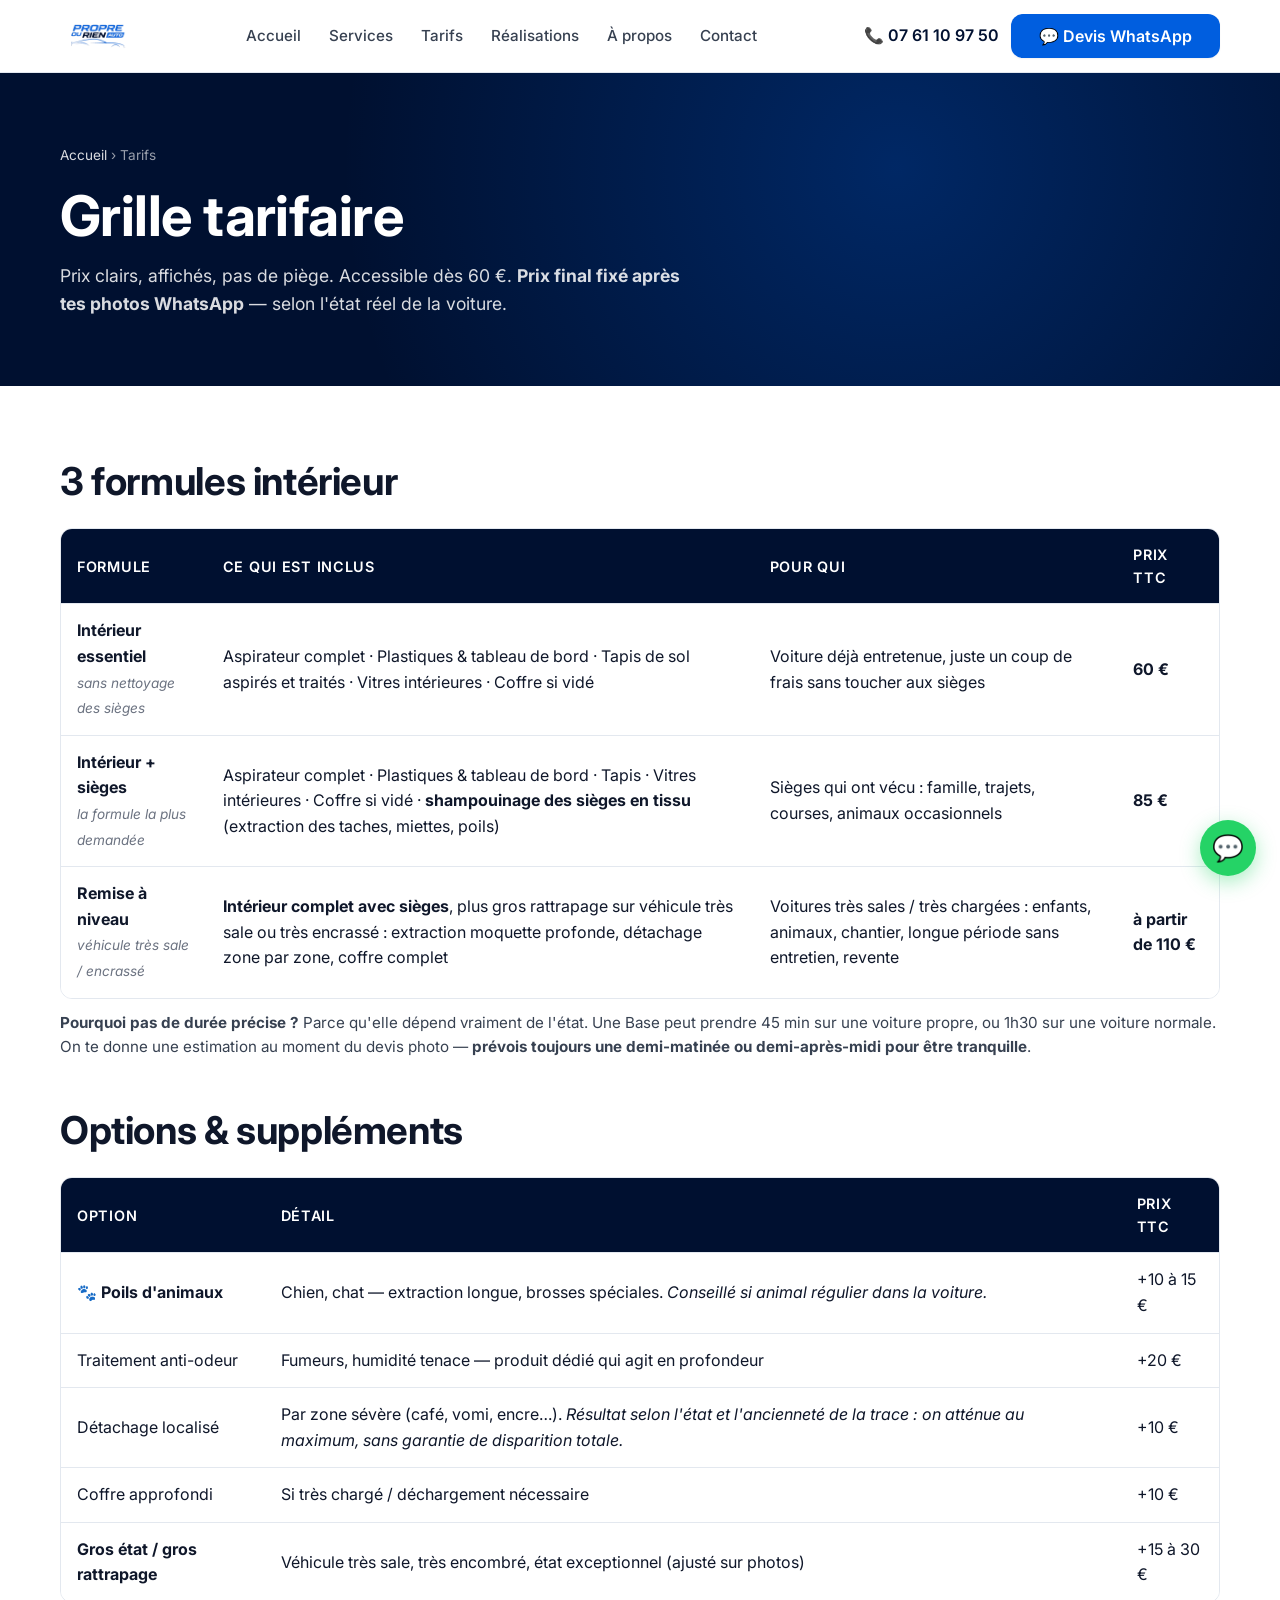
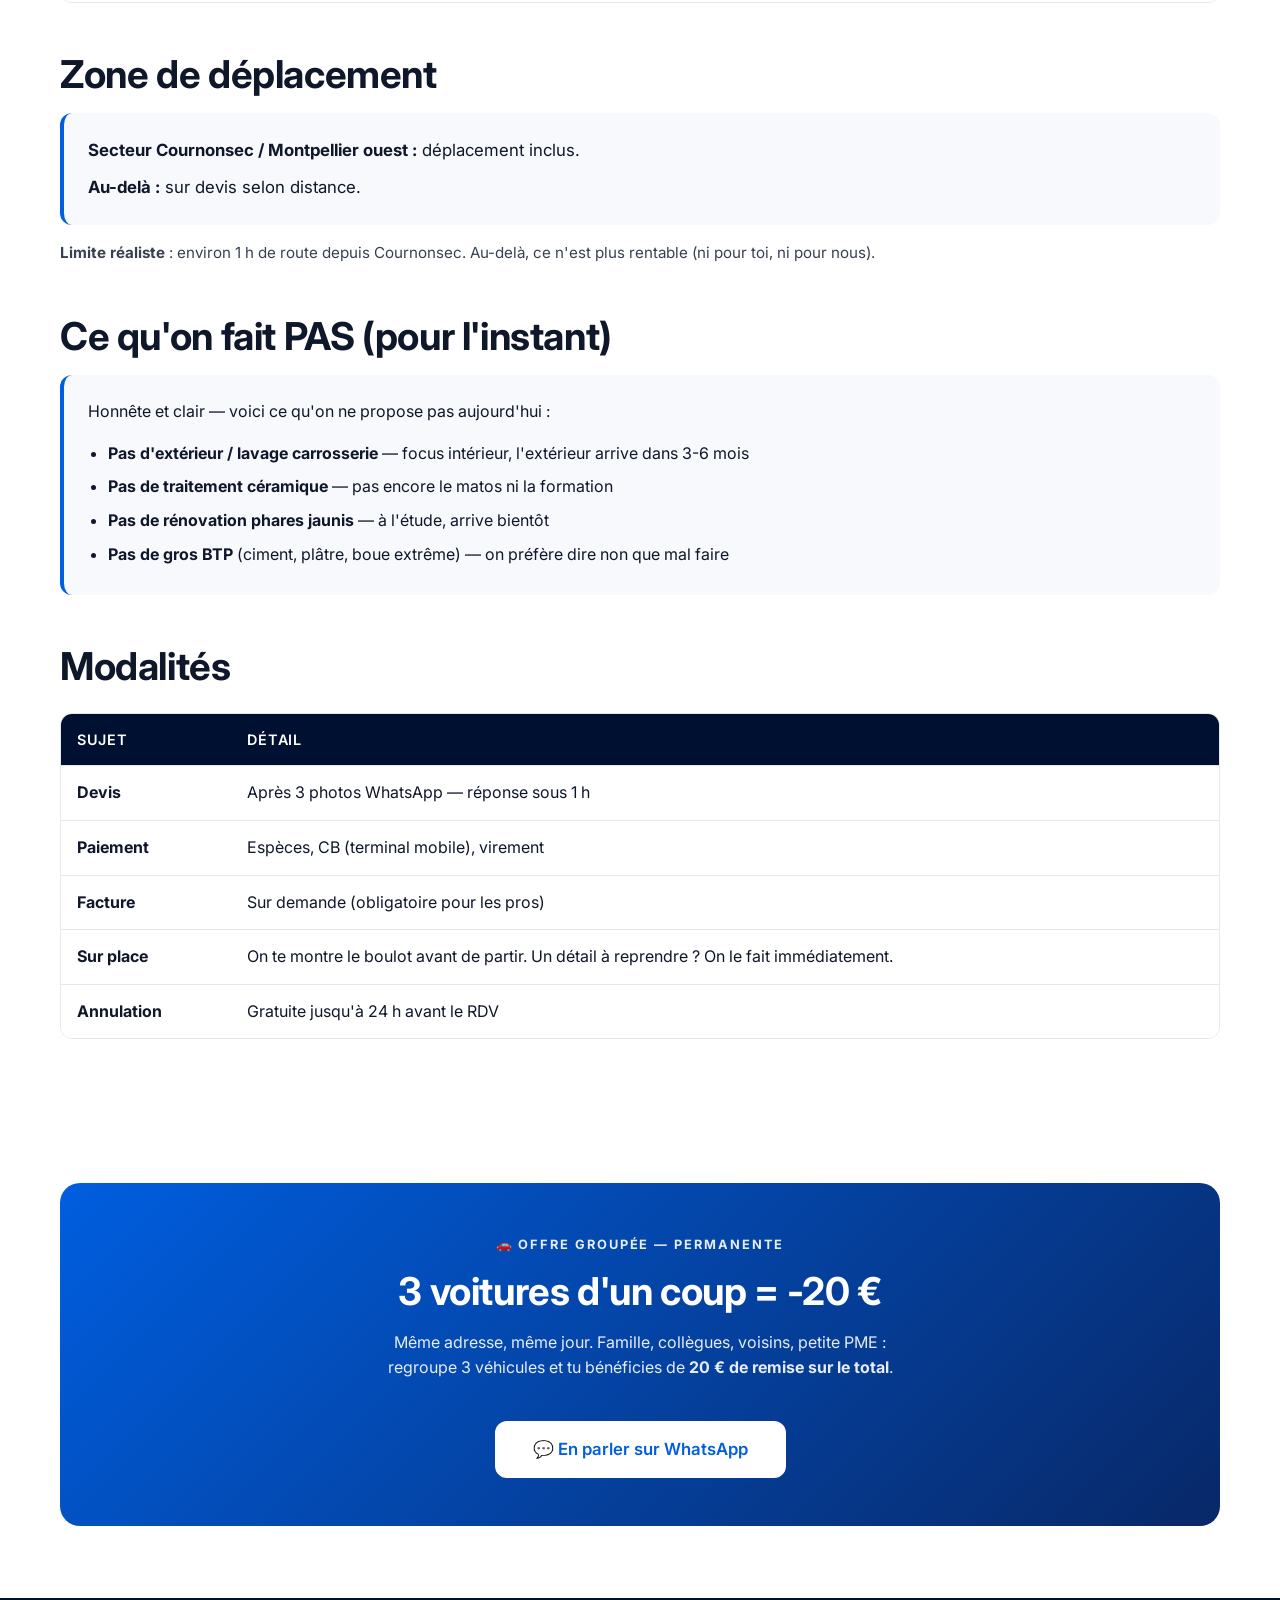
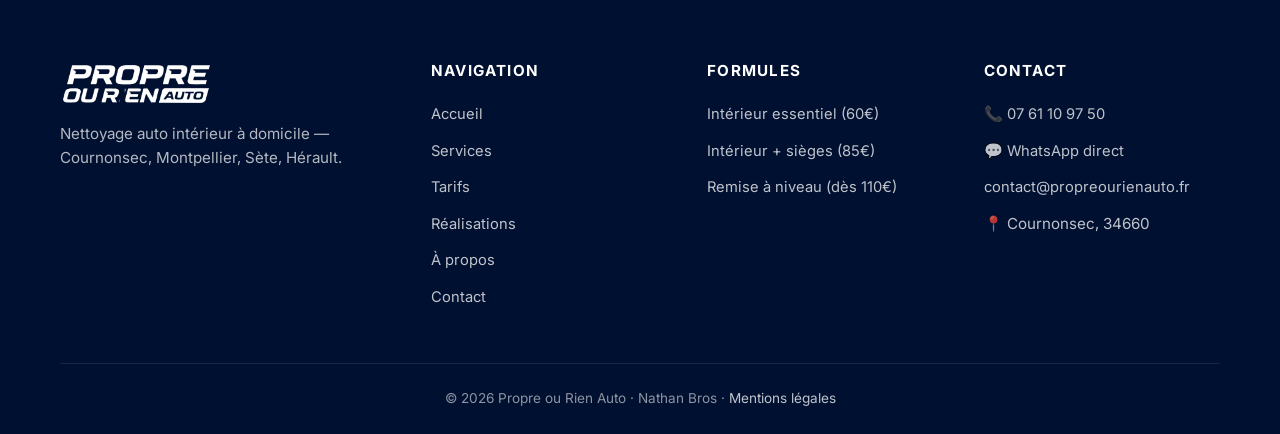
<file: tarifs.html>
<!doctype html>
<html lang="fr">
<head>
  <meta charset="utf-8" />
  <meta name="viewport" content="width=device-width, initial-scale=1" />
  <title>Tarifs nettoyage auto intérieur | Propre ou Rien Auto Montpellier Hérault</title>
  <meta name="description" content="Grille tarifaire claire : Intérieur essentiel 60€, Intérieur + sièges 85€, Remise à niveau dès 110€. Offre groupée 3 voitures = -20€. À domicile." />
  <meta name="robots" content="index, follow" />
  <meta name="theme-color" content="#005EDF" />
  <meta property="og:title" content="Tarifs nettoyage auto intérieur — Propre ou Rien Auto" />
  <meta property="og:description" content="Intérieur essentiel 60€, Intérieur + sièges 85€, Remise à niveau dès 110€. Suppléments clairs. Offre groupée 3 voitures = -20€. À domicile, Cournonsec & Montpellier." />
  <meta property="og:type" content="website" />
  <meta property="og:url" content="https://propreourienauto.fr/tarifs.html" />
  <meta property="og:locale" content="fr_FR" />
  <meta property="og:site_name" content="Propre ou Rien Auto" />
  <meta property="og:image" content="https://propreourienauto.fr/assets/img/og-preview-1200x630.jpg" />
  <meta property="og:image:width" content="1200" />
  <meta property="og:image:height" content="630" />
  <meta property="og:image:type" content="image/jpeg" />
  <meta property="og:image:secure_url" content="https://propreourienauto.fr/assets/img/og-preview-1200x630.jpg" />
  <meta property="og:image:alt" content="Intérieur Peugeot 208 nettoyé par Propre ou Rien Auto" />
  <meta name="twitter:card" content="summary_large_image" />
  <link rel="canonical" href="https://propreourienauto.fr/tarifs.html" />
  <link rel="icon" type="image/x-icon" href="/assets/favicon/favicon.ico" />
  <link rel="apple-touch-icon" sizes="180x180" href="/assets/favicon/apple-touch-icon.png" />
  <link rel="preconnect" href="https://fonts.googleapis.com">
  <link rel="preconnect" href="https://fonts.gstatic.com" crossorigin>
  <link href="https://fonts.googleapis.com/css2?family=Inter:wght@400;500;600;700;800&display=swap" rel="stylesheet">
  <link rel="stylesheet" href="/assets/css/styles.css" />
</head>
<body>

<header class="site-header">
  <div class="container">
    <nav class="nav" aria-label="Navigation principale">
      <a href="/" class="nav-logo"><img src="/assets/logo/logo-menu.png" alt="Propre ou Rien Auto" width="220" height="63" /></a>
      <ul class="nav-links">
        <li><a href="/">Accueil</a></li><li><a href="/services.html">Services</a></li><li><a href="/tarifs.html">Tarifs</a></li><li><a href="/realisations.html">Réalisations</a></li><li><a href="/a-propos.html">À propos</a></li><li><a href="/contact.html">Contact</a></li>
      </ul>
      <div class="nav-cta"><a href="tel:+33761109750" class="nav-tel">📞 07 61 10 97 50</a><a href="https://wa.me/33761109750?text=Salut%20Nathan%2C%20je%20voudrais%20un%20devis%20pour%20ma%20voiture.%20Je%20t%27envoie%203%20photos%20%3A" class="btn btn-primary">💬 Devis WhatsApp</a></div>
      <button class="nav-toggle" aria-label="Menu" aria-expanded="false"><span></span></button>
    </nav>
  </div>
</header>

<section class="page-header">
  <div class="container">
    <div class="breadcrumb"><a href="/">Accueil</a> › Tarifs</div>
    <h1>Grille tarifaire</h1>
    <p>Prix clairs, affichés, pas de piège. Accessible dès 60 €. <strong>Prix final fixé après tes photos WhatsApp</strong> — selon l'état réel de la voiture.</p>
  </div>
</section>

<section class="section">
  <div class="container">

    <h2>3 formules intérieur</h2>
    <div class="table-wrap" style="margin-top: 24px;">
      <table class="table">
        <thead><tr><th>Formule</th><th>Ce qui est inclus</th><th>Pour qui</th><th>Prix TTC</th></tr></thead>
        <tbody>
          <tr>
            <td><strong>Intérieur essentiel</strong><br><em style="font-weight:400;color:var(--gray-500);font-size:.85rem;">sans nettoyage des sièges</em></td>
            <td>Aspirateur complet · Plastiques &amp; tableau de bord · Tapis de sol aspirés et traités · Vitres intérieures · Coffre si vidé</td>
            <td>Voiture déjà entretenue, juste un coup de frais sans toucher aux sièges</td>
            <td><strong>60 €</strong></td>
          </tr>
          <tr>
            <td><strong>Intérieur + sièges</strong><br><em style="font-weight:400;color:var(--gray-500);font-size:.85rem;">la formule la plus demandée</em></td>
            <td>Aspirateur complet · Plastiques &amp; tableau de bord · Tapis · Vitres intérieures · Coffre si vidé · <strong>shampouinage des sièges en tissu</strong> (extraction des taches, miettes, poils)</td>
            <td>Sièges qui ont vécu : famille, trajets, courses, animaux occasionnels</td>
            <td><strong>85 €</strong></td>
          </tr>
          <tr>
            <td><strong>Remise à niveau</strong><br><em style="font-weight:400;color:var(--gray-500);font-size:.85rem;">véhicule très sale / encrassé</em></td>
            <td><strong>Intérieur complet avec sièges</strong>, plus gros rattrapage sur véhicule très sale ou très encrassé : extraction moquette profonde, détachage zone par zone, coffre complet</td>
            <td>Voitures très sales / très chargées : enfants, animaux, chantier, longue période sans entretien, revente</td>
            <td><strong>à partir de 110 €</strong></td>
          </tr>
        </tbody>
      </table>
    </div>

    <p style="color: var(--gray-700); margin-top: 12px; font-size: .95rem;">
      <strong>Pourquoi pas de durée précise ?</strong> Parce qu'elle dépend vraiment de l'état. Une Base peut prendre 45 min sur une voiture propre, ou 1h30 sur une voiture normale. On te donne une estimation au moment du devis photo — <strong>prévois toujours une demi-matinée ou demi-après-midi pour être tranquille</strong>.
    </p>

    <h2 class="mt-48">Options & suppléments</h2>
    <div class="table-wrap" style="margin-top: 24px;">
      <table class="table">
        <thead><tr><th>Option</th><th>Détail</th><th>Prix TTC</th></tr></thead>
        <tbody>
          <tr><td><strong>🐾 Poils d'animaux</strong></td><td>Chien, chat — extraction longue, brosses spéciales. <em>Conseillé si animal régulier dans la voiture.</em></td><td>+10 à 15 €</td></tr>
          <tr><td>Traitement anti-odeur</td><td>Fumeurs, humidité tenace — produit dédié qui agit en profondeur</td><td>+20 €</td></tr>
          <tr><td>Détachage localisé</td><td>Par zone sévère (café, vomi, encre…). <em>Résultat selon l'état et l'ancienneté de la trace : on atténue au maximum, sans garantie de disparition totale.</em></td><td>+10 €</td></tr>
          <tr><td>Coffre approfondi</td><td>Si très chargé / déchargement nécessaire</td><td>+10 €</td></tr>
          <tr><td><strong>Gros état / gros rattrapage</strong></td><td>Véhicule très sale, très encombré, état exceptionnel (ajusté sur photos)</td><td>+15 à 30 €</td></tr>
        </tbody>
      </table>
    </div>

    <h2 class="mt-48">Zone de déplacement</h2>
    <div style="background: var(--gray-50); padding: 24px; border-radius: var(--radius); border-left: 4px solid var(--blue); margin-top: 16px;">
      <p style="margin: 0 0 10px; font-size: 1.05rem;"><strong>Secteur Cournonsec / Montpellier ouest :</strong> déplacement inclus.</p>
      <p style="margin: 0; font-size: 1.05rem;"><strong>Au-delà :</strong> sur devis selon distance.</p>
    </div>

    <p style="color: var(--gray-700); margin-top: 16px; font-size: .95rem;">
      <strong>Limite réaliste</strong> : environ 1 h de route depuis Cournonsec. Au-delà, ce n'est plus rentable (ni pour toi, ni pour nous).
    </p>

    <h2 class="mt-48">Ce qu'on fait PAS (pour l'instant)</h2>
    <div style="background: var(--gray-50); padding: 24px; border-radius: var(--radius); border-left: 4px solid var(--blue); margin-top: 16px;">
      <p style="margin-bottom: 12px;">Honnête et clair — voici ce qu'on ne propose pas aujourd'hui :</p>
      <ul style="padding-left: 20px;">
        <li style="list-style: disc; padding: 4px 0;"><strong>Pas d'extérieur / lavage carrosserie</strong> — focus intérieur, l'extérieur arrive dans 3-6 mois</li>
        <li style="list-style: disc; padding: 4px 0;"><strong>Pas de traitement céramique</strong> — pas encore le matos ni la formation</li>
        <li style="list-style: disc; padding: 4px 0;"><strong>Pas de rénovation phares jaunis</strong> — à l'étude, arrive bientôt</li>
        <li style="list-style: disc; padding: 4px 0;"><strong>Pas de gros BTP</strong> (ciment, plâtre, boue extrême) — on préfère dire non que mal faire</li>
      </ul>
    </div>

    <h2 class="mt-48">Modalités</h2>
    <div class="table-wrap" style="margin-top: 24px;">
      <table class="table">
        <thead><tr><th>Sujet</th><th>Détail</th></tr></thead>
        <tbody>
          <tr><td><strong>Devis</strong></td><td>Après 3 photos WhatsApp — réponse sous 1 h</td></tr>
          <tr><td><strong>Paiement</strong></td><td>Espèces, CB (terminal mobile), virement</td></tr>
          <tr><td><strong>Facture</strong></td><td>Sur demande (obligatoire pour les pros)</td></tr>
          <tr><td><strong>Sur place</strong></td><td>On te montre le boulot avant de partir. Un détail à reprendre ? On le fait immédiatement.</td></tr>
          <tr><td><strong>Annulation</strong></td><td>Gratuite jusqu'à 24 h avant le RDV</td></tr>
        </tbody>
      </table>
    </div>

  </div>
</section>

<section class="section" id="groupe">
  <div class="container">
    <div class="offer-banner">
      <span class="eyebrow" style="color: rgba(255,255,255,.9);">🚗 Offre groupée — permanente</span>
      <h2>3 voitures d'un coup = -20 €</h2>
      <p>Même adresse, même jour. Famille, collègues, voisins, petite PME : regroupe 3 véhicules et tu bénéficies de <strong>20 € de remise sur le total</strong>.</p>
      <a href="https://wa.me/33761109750?text=Salut%20Nathan%2C%20je%20voudrais%20profiter%20de%20l%27offre%203%20voitures%20%3D%20-20%E2%82%AC.%20Voici%20le%20contexte%20%3A" class="btn btn-secondary btn-lg" style="background: white; border-color: white; margin-top: 16px;">💬 En parler sur WhatsApp</a>
    </div>
  </div>
</section>

<footer class="site-footer">
  <div class="container">
    <div class="footer-grid">
      <div class="footer-brand"><img src="/assets/logo/logo-dark.png" alt="Propre ou Rien Auto" /><p>Nettoyage auto intérieur à domicile — Cournonsec, Montpellier, Sète, Hérault.</p></div>
      <div class="footer-col"><h4>Navigation</h4><ul><li><a href="/">Accueil</a></li><li><a href="/services.html">Services</a></li><li><a href="/tarifs.html">Tarifs</a></li><li><a href="/realisations.html">Réalisations</a></li><li><a href="/a-propos.html">À propos</a></li><li><a href="/contact.html">Contact</a></li></ul></div>
      <div class="footer-col"><h4>Formules</h4><ul><li><a href="services.html#base">Intérieur essentiel (60€)</a></li><li><a href="services.html#siege">Intérieur + sièges (85€)</a></li><li><a href="services.html#remise">Remise à niveau (dès 110€)</a></li></ul></div>
      <div class="footer-col"><h4>Contact</h4><ul><li>📞 <a href="tel:+33761109750">07 61 10 97 50</a></li><li>💬 <a href="https://wa.me/33761109750">WhatsApp direct</a></li><li><a href="mailto:contact@propreourienauto.fr">contact@propreourienauto.fr</a></li><li>📍 Cournonsec, 34660</li></ul></div>
    </div>
    <div class="footer-bottom">© 2026 Propre ou Rien Auto · Nathan Bros · <a href="/mentions-legales.html">Mentions légales</a></div>
  </div>
</footer>
<a href="https://wa.me/33761109750?text=Salut%20Nathan%2C%20je%20voudrais%20un%20devis%20pour%20ma%20voiture.%20Je%20t%27envoie%203%20photos%20%3A" class="wa-float" aria-label="WhatsApp Nathan">💬</a>
<script src="/assets/js/main.js" defer></script>
</body>
</html>
</file>
<file: assets/css/styles.css>
/* ==========================================================================
   PORA — Propre ou Rien Auto — Styles
   Charte : #005EDF (Blue) / #001030 (Navy Deep) / #082868 (Navy Accent)
   ========================================================================== */

:root {
  --blue: #005EDF;
  --blue-dark: #0049b3;
  --navy-deep: #001030;
  --navy-accent: #082868;
  --white: #ffffff;
  --black: #0B0B0B;
  --gray-50: #f7f9fc;
  --gray-100: #F0F0F0;
  --gray-200: #e3e8ef;
  --gray-500: #6b7280;
  --gray-700: #374151;
  --gray-900: #0f172a;
  --metal: #8A94A3;
  --success: #10b981;
  --radius: 12px;
  --radius-lg: 20px;
  --shadow-sm: 0 1px 2px rgba(0, 16, 48, .06);
  --shadow: 0 4px 16px rgba(0, 16, 48, .08);
  --shadow-lg: 0 12px 32px rgba(0, 16, 48, .12);
  --container: 1200px;
  --font-body: "Inter", system-ui, -apple-system, "Segoe UI", Roboto, sans-serif;
  --font-heading: "Inter", system-ui, -apple-system, "Segoe UI", Roboto, sans-serif;
  --transition: .25s cubic-bezier(.4, 0, .2, 1);
}

* { box-sizing: border-box; margin: 0; padding: 0; }
html { scroll-behavior: smooth; }
body {
  font-family: var(--font-body);
  font-size: 16px;
  line-height: 1.6;
  color: var(--gray-900);
  background: var(--white);
  -webkit-font-smoothing: antialiased;
}
img, picture, svg { max-width: 100%; height: auto; display: block; }
a { color: var(--blue); text-decoration: none; transition: color var(--transition); }
a:hover { color: var(--blue-dark); }
ul { list-style: none; }
button { font-family: inherit; cursor: pointer; border: 0; background: none; }

/* Layout */
.container { width: 100%; max-width: var(--container); margin: 0 auto; padding: 0 20px; }
.section { padding: 72px 0; }
.section-sm { padding: 48px 0; }
@media (max-width: 768px) { .section { padding: 48px 0; } }

/* Headings */
h1, h2, h3, h4 { font-family: var(--font-heading); font-weight: 700; line-height: 1.2; letter-spacing: -0.01em; color: var(--gray-900); }
h1 { font-size: clamp(2rem, 5vw, 3.5rem); }
h2 { font-size: clamp(1.6rem, 3.5vw, 2.4rem); margin-bottom: 16px; }
h3 { font-size: 1.25rem; margin-bottom: 8px; }
h4 { font-size: 1.05rem; }
p { margin-bottom: 12px; }
.lead { font-size: 1.15rem; color: var(--gray-700); }
.eyebrow {
  display: inline-block; font-size: .8rem; font-weight: 700;
  letter-spacing: .15em; text-transform: uppercase; color: var(--blue);
  margin-bottom: 12px;
}
.section-header { text-align: center; max-width: 720px; margin: 0 auto 48px; }

/* Buttons */
.btn {
  display: inline-flex; align-items: center; justify-content: center;
  gap: 8px; padding: 14px 28px; border-radius: var(--radius);
  font-weight: 600; font-size: 1rem; line-height: 1;
  transition: all var(--transition); white-space: nowrap;
  text-align: center; cursor: pointer;
}
.btn-primary { background: var(--blue); color: var(--white); box-shadow: var(--shadow-sm); }
.btn-primary:hover { background: var(--blue-dark); color: var(--white); transform: translateY(-1px); box-shadow: var(--shadow); }
.btn-secondary { background: var(--white); color: var(--blue); border: 2px solid var(--blue); }
.btn-secondary:hover { background: var(--blue); color: var(--white); }
.btn-dark { background: var(--navy-deep); color: var(--white); }
.btn-dark:hover { background: var(--navy-accent); color: var(--white); }
.btn-ghost { background: transparent; color: var(--white); border: 2px solid rgba(255,255,255,.35); }
.btn-ghost:hover { background: var(--white); color: var(--navy-deep); border-color: var(--white); }
.btn-lg { padding: 18px 36px; font-size: 1.05rem; }

/* Header */
.site-header {
  position: sticky; top: 0; z-index: 50;
  background: rgba(255, 255, 255, .96);
  backdrop-filter: saturate(180%) blur(10px);
  -webkit-backdrop-filter: saturate(180%) blur(10px);
  border-bottom: 1px solid var(--gray-200);
}
.nav {
  display: flex; align-items: center; justify-content: space-between;
  height: 72px;
}
.nav-logo img { height: 44px; width: auto; }
.nav-links { display: flex; gap: 28px; align-items: center; }
.nav-links a { color: var(--gray-700); font-weight: 500; font-size: .95rem; }
.nav-links a:hover, .nav-links a.active { color: var(--blue); }
.nav-cta { display: flex; gap: 12px; align-items: center; }
.nav-tel { font-weight: 600; color: var(--navy-deep); }
.nav-toggle {
  display: none; width: 44px; height: 44px;
  align-items: center; justify-content: center; color: var(--navy-deep);
}
.nav-toggle span { width: 22px; height: 2px; background: currentColor; position: relative; transition: all var(--transition); }
.nav-toggle span::before, .nav-toggle span::after {
  content: ''; position: absolute; left: 0; width: 22px; height: 2px; background: currentColor; transition: all var(--transition);
}
.nav-toggle span::before { top: -7px; }
.nav-toggle span::after { top: 7px; }
@media (max-width: 960px) {
  .nav-links, .nav-cta .btn { display: none; }
  .nav-toggle { display: flex; }
  .nav.open .nav-links {
    display: flex; flex-direction: column;
    position: absolute; top: 72px; left: 0; right: 0;
    background: var(--white); padding: 16px 20px 24px;
    gap: 4px; box-shadow: var(--shadow);
  }
  .nav.open .nav-links a {
    padding: 14px 12px; border-radius: 8px; width: 100%;
  }
  .nav.open .nav-links a:hover { background: var(--gray-50); }
  .nav.open .nav-cta .btn { display: inline-flex; }
  .nav-tel { font-size: .9rem; }
}

/* Hero */
.hero {
  position: relative; background: var(--navy-deep); color: var(--white);
  padding: 96px 0 112px; overflow: hidden;
}
.hero-mark {
  position: absolute; top: 24px; right: 24px; z-index: 3;
  width: 64px; height: 64px; border-radius: 50%;
  background: rgba(255,255,255,.08);
  backdrop-filter: blur(8px); -webkit-backdrop-filter: blur(8px);
  border: 1px solid rgba(255,255,255,.18);
  display: flex; align-items: center; justify-content: center;
  transition: all var(--transition);
}
.hero-mark:hover { background: var(--blue); border-color: var(--blue); transform: scale(1.05); }
.hero-mark img { width: 40px; height: 40px; object-fit: contain; }
@media (max-width: 768px) { .hero-mark { width: 52px; height: 52px; top: 16px; right: 16px; } .hero-mark img { width: 32px; height: 32px; } }
.hero::before {
  content: ''; position: absolute; inset: 0;
  background-image: url('../img/site-hero-interieur.webp');
  background-size: cover; background-position: center;
  opacity: .38; z-index: 0; filter: saturate(1.1) contrast(1.05);
}
.hero::after {
  content: ''; position: absolute; inset: 0;
  background: linear-gradient(120deg, rgba(0,16,48,.96) 0%, rgba(8,40,104,.88) 55%, rgba(0,94,223,.72) 100%);
  z-index: 1;
}
.hero .container { position: relative; z-index: 2; }
.hero-content { max-width: 780px; }
.hero h1 { color: var(--white); margin-bottom: 20px; }
.hero-lead { font-size: 1.2rem; color: rgba(255,255,255,.88); margin-bottom: 32px; max-width: 640px; }
.hero-actions { display: flex; gap: 14px; flex-wrap: wrap; margin-bottom: 36px; }
.hero-trust {
  display: flex; gap: 24px; flex-wrap: wrap;
  padding-top: 24px; border-top: 1px solid rgba(255,255,255,.15);
  font-size: .9rem; color: rgba(255,255,255,.85);
}
.hero-trust span { display: inline-flex; align-items: center; gap: 8px; }
.hero-trust strong { color: var(--white); }

@media (max-width: 768px) {
  .hero { padding: 64px 0 80px; }
  .hero-lead { font-size: 1.05rem; }
  .hero::before { background-image: url('../img/site-hero-interieur-mobile.webp'); }
  .hero-actions .btn { width: 100%; }
}

/* Services cards */
.cards-grid {
  display: grid; grid-template-columns: repeat(auto-fit, minmax(280px, 1fr));
  gap: 24px;
}
.card {
  background: var(--white); border: 1px solid var(--gray-200);
  border-radius: var(--radius-lg); padding: 32px 28px;
  transition: all var(--transition);
  display: flex; flex-direction: column; height: 100%;
}
.card:hover { transform: translateY(-4px); box-shadow: var(--shadow-lg); border-color: var(--blue); }
.card-icon {
  width: 56px; height: 56px; border-radius: 14px;
  background: rgba(0, 94, 223, .1); color: var(--blue);
  display: flex; align-items: center; justify-content: center;
  font-size: 1.5rem; margin-bottom: 20px;
}
.card h3 { color: var(--navy-deep); }
.card p { color: var(--gray-700); margin-bottom: 16px; flex-grow: 1; }
.card-price {
  display: block; color: var(--blue); font-weight: 700;
  font-size: 1.25rem; margin-bottom: 8px;
}
.card-link {
  color: var(--blue); font-weight: 600; font-size: .95rem;
  display: inline-flex; align-items: center; gap: 6px;
  transition: gap var(--transition);
}
.card-link:hover { gap: 10px; }

/* Features */
.features-grid {
  display: grid; grid-template-columns: repeat(auto-fit, minmax(240px, 1fr));
  gap: 24px;
}
.feature { padding: 24px; }
.feature-icon {
  display: flex; align-items: center; justify-content: center;
  width: 48px; height: 48px; border-radius: 12px;
  background: var(--navy-deep); color: var(--white);
  margin-bottom: 16px; font-size: 1.25rem;
}
.feature h3 { color: var(--navy-deep); font-size: 1.1rem; }
.feature p { color: var(--gray-700); font-size: .95rem; }

/* Pro section */
.pro-section {
  background: var(--navy-deep); color: var(--white);
  position: relative; overflow: hidden;
}
.pro-section::before {
  content: ''; position: absolute; inset: 0;
  background-image: url('../img/site-pro-kangoo.webp');
  background-size: cover; background-position: center;
  opacity: .28;
}
.pro-section .container { position: relative; }
.pro-section h2 { color: var(--white); }
.pro-section p { color: rgba(255,255,255,.88); }
.pro-grid { display: grid; grid-template-columns: 1.1fr .9fr; gap: 48px; align-items: center; }
@media (max-width: 768px) { .pro-grid { grid-template-columns: 1fr; } }
.pro-stats { display: grid; grid-template-columns: repeat(2, 1fr); gap: 16px; margin-top: 24px; }
.pro-stat {
  background: rgba(255,255,255,.08); padding: 20px;
  border-radius: var(--radius); border: 1px solid rgba(255,255,255,.1);
}
.pro-stat strong { display: block; font-size: 1.6rem; color: var(--white); }
.pro-stat span { font-size: .9rem; color: rgba(255,255,255,.75); }

/* CTA Offer */
.offer-banner {
  background: linear-gradient(135deg, var(--blue) 0%, var(--navy-accent) 100%);
  color: var(--white); border-radius: var(--radius-lg);
  padding: 48px; text-align: center; position: relative; overflow: hidden;
}
.offer-banner h2 { color: var(--white); }
.offer-banner .price-old { text-decoration: line-through; opacity: .6; margin-right: 8px; }
.offer-banner .price-new { font-size: 2rem; font-weight: 800; }
.offer-banner p { color: rgba(255,255,255,.9); max-width: 560px; margin: 16px auto 24px; }

/* Pricing table */
.pricing-grid {
  display: grid; grid-template-columns: repeat(auto-fit, minmax(280px, 1fr));
  gap: 24px;
}
.price-card {
  background: var(--white); border: 1px solid var(--gray-200);
  border-radius: var(--radius-lg); padding: 32px 28px;
  display: flex; flex-direction: column;
}
.price-card.popular {
  border: 2px solid var(--blue); position: relative;
  box-shadow: var(--shadow);
}
.price-card.popular::before {
  content: 'Le plus demandé';
  position: absolute; top: -12px; left: 50%; transform: translateX(-50%);
  background: var(--blue); color: var(--white);
  padding: 6px 16px; font-size: .78rem; font-weight: 700;
  border-radius: 100px; letter-spacing: .05em; text-transform: uppercase;
}
.price-card h3 { color: var(--navy-deep); margin-bottom: 4px; }
.price-card .price-duration { font-size: .85rem; color: var(--gray-500); margin-bottom: 16px; }
.price-card .price { font-size: 2.5rem; color: var(--blue); font-weight: 800; margin-bottom: 4px; }
.price-card .price small { font-size: .9rem; color: var(--gray-500); font-weight: 500; }
.price-card ul { margin: 20px 0; flex-grow: 1; }
.price-card li {
  padding: 8px 0; color: var(--gray-700); font-size: .95rem;
  padding-left: 26px; position: relative;
}
.price-card li::before {
  content: '✓'; position: absolute; left: 0; top: 8px;
  color: var(--blue); font-weight: 700;
}

/* Gallery (avant/apres) */
.gallery-grid {
  display: grid; grid-template-columns: repeat(auto-fill, minmax(260px, 1fr));
  gap: 20px;
}
.gallery-item {
  border-radius: var(--radius); overflow: hidden;
  aspect-ratio: 4/3; background: var(--gray-100);
  box-shadow: var(--shadow-sm); position: relative;
}
.gallery-item img { width: 100%; height: 100%; object-fit: cover; }
.gallery-placeholder {
  display: flex; align-items: center; justify-content: center;
  height: 100%; color: var(--gray-500); font-size: .9rem; text-align: center;
  padding: 20px; background: linear-gradient(135deg, var(--gray-100), var(--gray-200));
}

/* FAQ */
.faq-list { max-width: 820px; margin: 0 auto; }
.faq-item {
  border-bottom: 1px solid var(--gray-200);
  padding: 20px 0;
}
.faq-question {
  display: flex; align-items: center; justify-content: space-between;
  width: 100%; text-align: left; font-size: 1.1rem; font-weight: 600;
  color: var(--navy-deep); padding: 4px 0;
}
.faq-question::after {
  content: '+'; font-size: 1.6rem; color: var(--blue);
  transition: transform var(--transition); line-height: 1; font-weight: 400;
}
.faq-item.open .faq-question::after { transform: rotate(45deg); }
.faq-answer {
  max-height: 0; overflow: hidden;
  transition: max-height var(--transition);
}
.faq-item.open .faq-answer { max-height: 500px; }
.faq-answer-inner { padding-top: 16px; color: var(--gray-700); }
.faq-answer-inner ul { padding-left: 20px; margin: 8px 0; }
.faq-answer-inner ul li { list-style: disc; padding: 3px 0; }

/* Contact form */
.contact-grid {
  display: grid; grid-template-columns: 1.1fr .9fr; gap: 48px;
}
@media (max-width: 860px) { .contact-grid { grid-template-columns: 1fr; } }
.form { display: grid; gap: 16px; }
.form-row { display: grid; grid-template-columns: 1fr 1fr; gap: 16px; }
@media (max-width: 640px) { .form-row { grid-template-columns: 1fr; } }
.form label { display: block; font-size: .9rem; font-weight: 600; color: var(--gray-700); margin-bottom: 6px; }
.form input, .form select, .form textarea {
  width: 100%; padding: 14px 16px; border: 1.5px solid var(--gray-200);
  border-radius: var(--radius); font-family: inherit; font-size: 1rem;
  background: var(--white); transition: border-color var(--transition);
  color: var(--gray-900);
}
.form textarea { resize: vertical; min-height: 120px; }
.form input:focus, .form select:focus, .form textarea:focus {
  outline: none; border-color: var(--blue);
  box-shadow: 0 0 0 3px rgba(0, 94, 223, .12);
}
.form-success {
  background: #e6f7ef; border: 1px solid var(--success);
  padding: 16px; border-radius: var(--radius); color: #05603a;
  display: none;
}
.form-success.show { display: block; }

.contact-info { padding: 0; }
.contact-info h3 { color: var(--navy-deep); margin-bottom: 4px; }
.contact-block {
  display: flex; gap: 16px; padding: 16px 0;
  border-bottom: 1px solid var(--gray-200);
}
.contact-block:last-child { border-bottom: 0; }
.contact-block-icon {
  width: 40px; height: 40px; border-radius: 10px;
  background: rgba(0, 94, 223, .1); color: var(--blue);
  display: flex; align-items: center; justify-content: center;
  font-size: 1.1rem; flex-shrink: 0;
}
.contact-block-content strong { display: block; color: var(--navy-deep); margin-bottom: 2px; }
.contact-block-content span, .contact-block-content a { color: var(--gray-700); font-size: .95rem; }

/* Zones */
.zones-list {
  display: flex; flex-wrap: wrap; gap: 8px;
  justify-content: center; max-width: 860px; margin: 24px auto 0;
}
.zone-tag {
  background: var(--white); color: var(--gray-700);
  padding: 8px 14px; border-radius: 100px; font-size: .9rem;
  border: 1px solid var(--gray-200); font-weight: 500;
}

/* Footer */
.site-footer {
  background: var(--navy-deep); color: rgba(255,255,255,.75);
  padding: 64px 0 24px; font-size: .95rem;
}
.footer-grid {
  display: grid; grid-template-columns: 1.4fr 1fr 1fr 1fr;
  gap: 40px; margin-bottom: 48px;
}
@media (max-width: 768px) { .footer-grid { grid-template-columns: 1fr 1fr; gap: 32px; } }
@media (max-width: 520px) { .footer-grid { grid-template-columns: 1fr; } }
.footer-brand img { height: 44px; margin-bottom: 16px; }
.footer-brand p { color: rgba(255,255,255,.7); max-width: 320px; }
.footer-col h4 { color: var(--white); font-size: .95rem; text-transform: uppercase; letter-spacing: .08em; margin-bottom: 16px; }
.footer-col ul li { padding: 6px 0; }
.footer-col a { color: rgba(255,255,255,.75); font-size: .92rem; }
.footer-col a:hover { color: var(--white); }
.footer-bottom {
  border-top: 1px solid rgba(255,255,255,.1);
  padding-top: 24px; text-align: center;
  font-size: .85rem; color: rgba(255,255,255,.55);
}
.footer-bottom a { color: rgba(255,255,255,.75); }

/* Utility */
.text-center { text-align: center; }
.mt-0 { margin-top: 0; }
.mt-24 { margin-top: 24px; }
.mt-48 { margin-top: 48px; }
.mb-0 { margin-bottom: 0; }
.bg-gray { background: var(--gray-50); }
.bg-navy { background: var(--navy-deep); color: var(--white); }
.bg-navy h2 { color: var(--white); }
.bg-navy .lead { color: rgba(255,255,255,.85); }

.two-col {
  display: grid; grid-template-columns: 1fr 1fr; gap: 48px; align-items: center;
}
@media (max-width: 860px) { .two-col { grid-template-columns: 1fr; } }

/* WhatsApp float */
.wa-float {
  position: fixed; bottom: 24px; right: 24px; z-index: 40;
  width: 56px; height: 56px; border-radius: 50%;
  background: #25D366; color: var(--white);
  display: flex; align-items: center; justify-content: center;
  box-shadow: 0 6px 20px rgba(37, 211, 102, .4);
  transition: all var(--transition); font-size: 1.6rem;
}
.wa-float:hover { transform: scale(1.06); color: var(--white); }

/* Page header (non-home pages) */
.page-header {
  background: var(--navy-deep); color: var(--white);
  padding: 72px 0 56px; position: relative; overflow: hidden;
}
.page-header::before {
  content: ''; position: absolute; inset: 0;
  background: radial-gradient(circle at 70% 30%, rgba(0, 94, 223, .3) 0%, transparent 60%);
}
.page-header .container { position: relative; }
.page-header h1 { color: var(--white); margin-bottom: 12px; }
.page-header p { color: rgba(255,255,255,.85); max-width: 640px; font-size: 1.1rem; }
.breadcrumb { font-size: .85rem; color: rgba(255,255,255,.6); margin-bottom: 16px; }
.breadcrumb a { color: rgba(255,255,255,.85); }

/* Tables */
.table-wrap { overflow-x: auto; border-radius: var(--radius); border: 1px solid var(--gray-200); }
.table { width: 100%; border-collapse: collapse; background: var(--white); }
.table th, .table td {
  padding: 14px 16px; text-align: left; border-bottom: 1px solid var(--gray-200);
}
.table th {
  background: var(--navy-deep); color: var(--white);
  font-weight: 600; font-size: .9rem; text-transform: uppercase; letter-spacing: .05em;
}
.table tr:last-child td { border-bottom: 0; }
.table tr:hover { background: var(--gray-50); }
</file>
